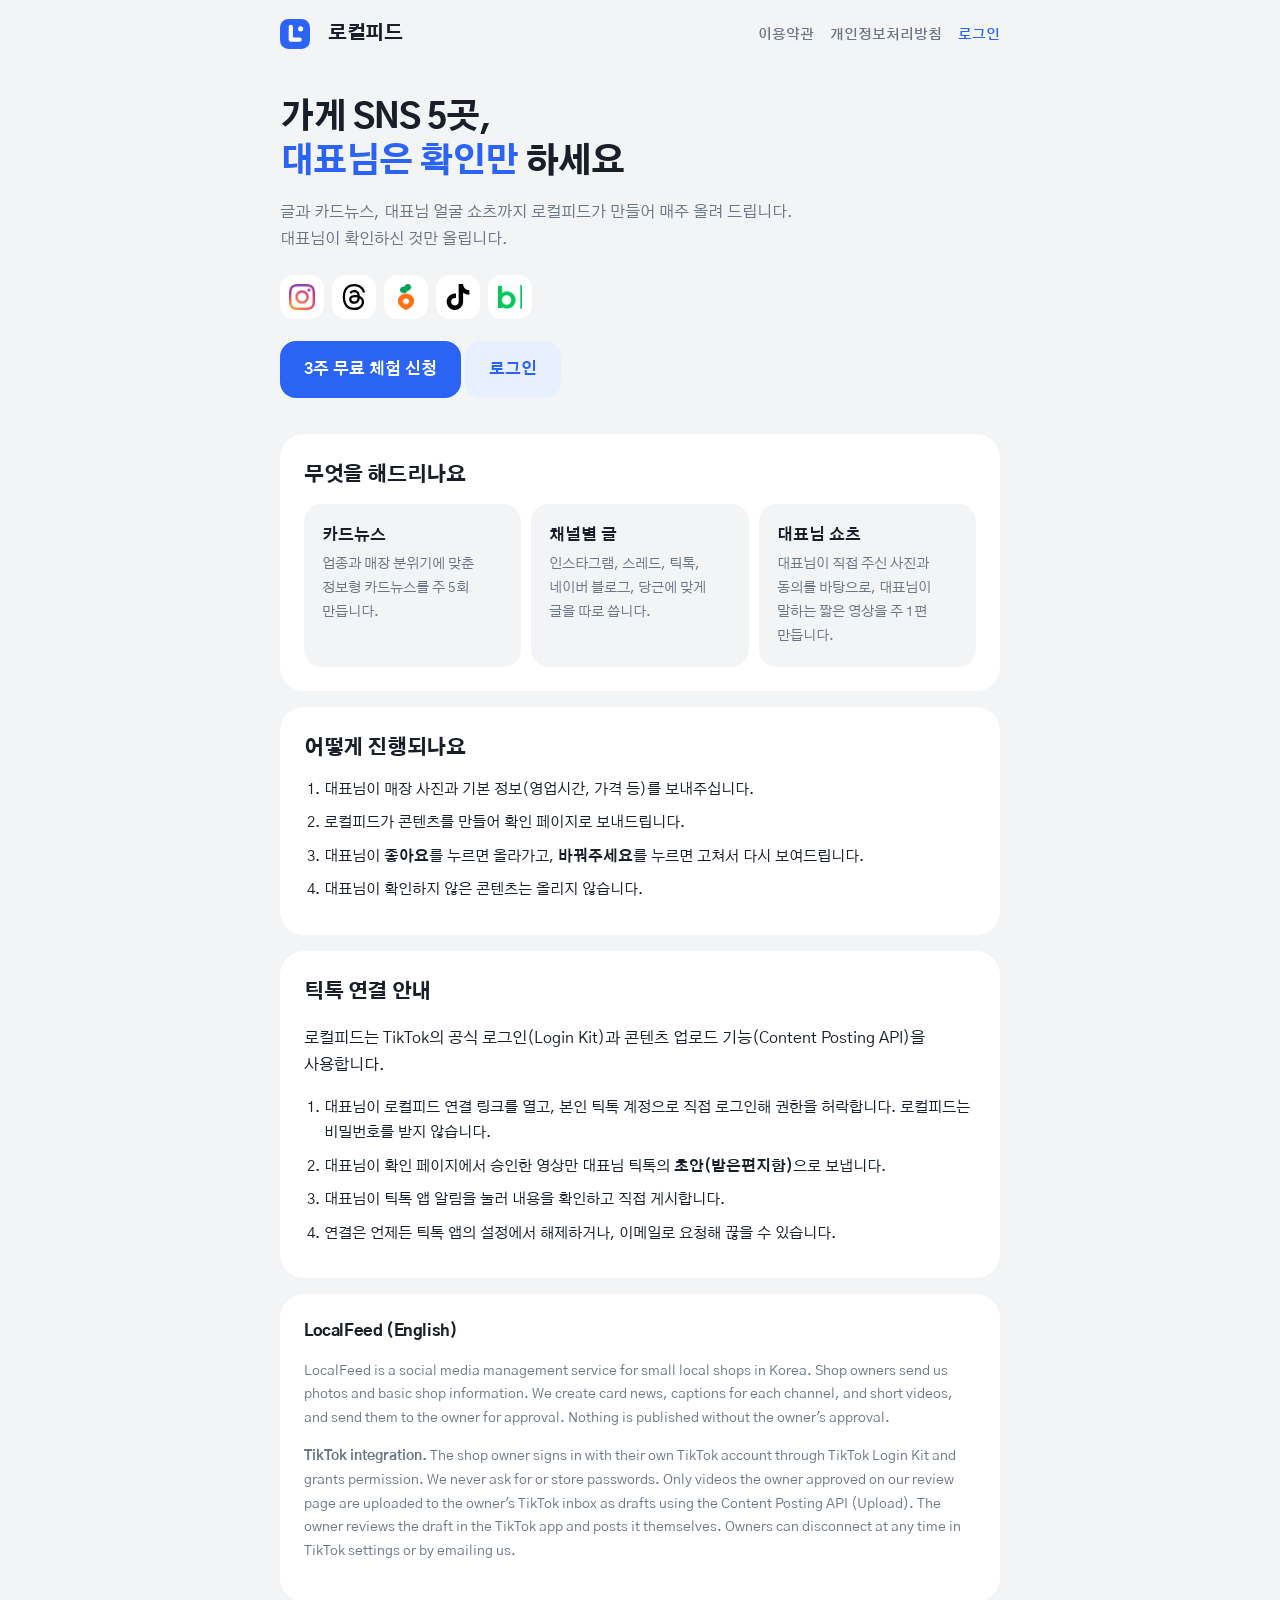
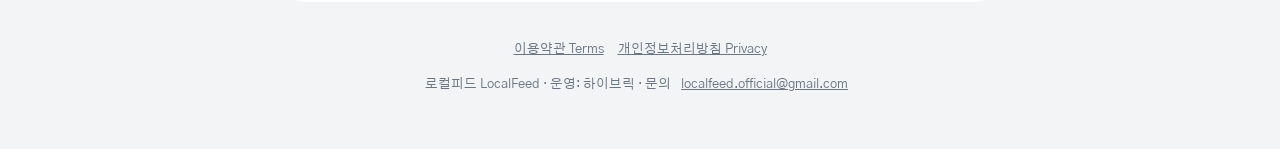
<file: index.html>
<!DOCTYPE html>
<html lang="ko">
<head>
<meta charset="utf-8">
<meta name="viewport" content="width=device-width,initial-scale=1">
<title>로컬피드 LocalFeed · 동네 매장 SNS 운영 대행</title>
<meta name="description" content="사진만 보내주시면 인스타그램, 릴스, 스레드, 틱톡, 블로그, 당근까지 대표님 확인 후 올려드립니다.">
<link rel="icon" href="icons/logo.svg">
<link rel="stylesheet" href="style.css">
</head>
<body>
<header>
  <div class="wrap">
    <nav>
      <a class="logo" href="index.html">Local<b>Feed</b></a>
      <div class="links"><a href="terms.html">이용약관</a><a href="privacy.html">개인정보처리방침</a><a class="cta" href="start.html#login">로그인</a></div>
    </nav>
    <div class="hero">
      <h1>가게 SNS 5곳,<br><em>대표님은 확인만</em> 하세요</h1>
      <p>글과 카드뉴스, 대표님 얼굴 쇼츠까지 로컬피드가 만들어 매주 올려 드립니다. 대표님이 확인하신 것만 올립니다.</p>
      <div class="logos"><img src="icons/instagram.png" alt="인스타그램"><img src="icons/threads.svg" alt="스레드"><img src="icons/daangn.png" alt="당근"><img src="icons/tiktok.svg" alt="틱톡"><img src="icons/naver-blog.png" alt="네이버 블로그"></div>
      <a class="btn" href="start.html">3주 무료 체험 신청</a> <a class="btn ghost" href="start.html#login">로그인</a>
    </div>
  </div>
</header>

<main class="wrap">
  <section>
    <h2>무엇을 해드리나요</h2>
    <div class="cards">
      <div class="card"><h3>카드뉴스</h3><p>업종과 매장 분위기에 맞춘 정보형 카드뉴스를 주 5회 만듭니다.</p></div>
      <div class="card"><h3>채널별 글</h3><p>인스타그램, 스레드, 틱톡, 네이버 블로그, 당근에 맞게 글을 따로 씁니다.</p></div>
      <div class="card"><h3>대표님 쇼츠</h3><p>대표님이 직접 주신 사진과 동의를 바탕으로, 대표님이 말하는 짧은 영상을 주 1편 만듭니다.</p></div>
    </div>
  </section>

  <section>
    <h2>어떻게 진행되나요</h2>
    <ol class="steps">
      <li>대표님이 매장 사진과 기본 정보(영업시간, 가격 등)를 보내주십니다.</li>
      <li>로컬피드가 콘텐츠를 만들어 확인 페이지로 보내드립니다.</li>
      <li>대표님이 <b>좋아요</b>를 누르면 올라가고, <b>바꿔주세요</b>를 누르면 고쳐서 다시 보여드립니다.</li>
      <li>대표님이 확인하지 않은 콘텐츠는 올리지 않습니다.</li>
    </ol>
  </section>

  <section>
    <h2>틱톡 연결 안내</h2>
    <p>로컬피드는 TikTok의 공식 로그인(Login Kit)과 콘텐츠 업로드 기능(Content Posting API)을 사용합니다.</p>
    <ol class="steps">
      <li>대표님이 로컬피드 연결 링크를 열고, 본인 틱톡 계정으로 직접 로그인해 권한을 허락합니다. 로컬피드는 비밀번호를 받지 않습니다.</li>
      <li>대표님이 확인 페이지에서 승인한 영상만 대표님 틱톡의 <b>초안(받은편지함)</b>으로 보냅니다.</li>
      <li>대표님이 틱톡 앱 알림을 눌러 내용을 확인하고 직접 게시합니다.</li>
      <li>연결은 언제든 틱톡 앱의 설정에서 해제하거나, 이메일로 요청해 끊을 수 있습니다.</li>
    </ol>
  </section>

  <section class="en">
    <h2>LocalFeed (English)</h2>
    <p>LocalFeed is a social media management service for small local shops in Korea. Shop owners send us photos and basic shop information. We create card news, captions for each channel, and short videos, and send them to the owner for approval. Nothing is published without the owner's approval.</p>
    <p><b>TikTok integration.</b> The shop owner signs in with their own TikTok account through TikTok Login Kit and grants permission. We never ask for or store passwords. Only videos the owner approved on our review page are uploaded to the owner's TikTok inbox as drafts using the Content Posting API (Upload). The owner reviews the draft in the TikTok app and posts it themselves. Owners can disconnect at any time in TikTok settings or by emailing us.</p>
  </section>
</main>

<footer>
  <div class="wrap">
    <p><a href="terms.html">이용약관 Terms</a><a href="privacy.html">개인정보처리방침 Privacy</a></p>
    <p>로컬피드 LocalFeed · 운영: 하이브릭 · 문의 <a href="mailto:localfeed.official@gmail.com">localfeed.official@gmail.com</a></p>
  </div>
</footer>
</body>
</html>
</file>
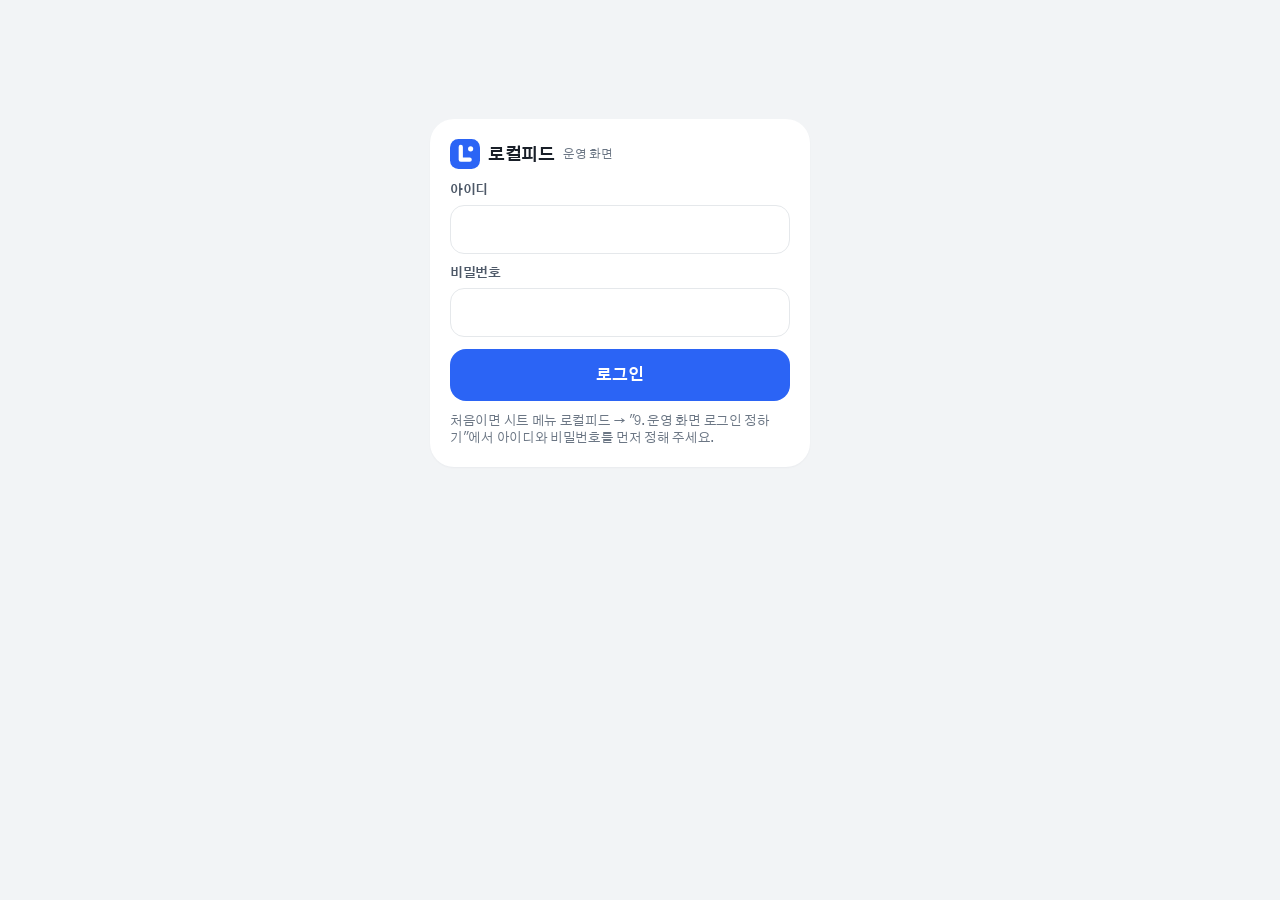
<file: admin.html>
<!DOCTYPE html>
<html lang="ko">
<head>
<meta charset="utf-8">
<meta name="viewport" content="width=device-width,initial-scale=1">
<meta name="robots" content="noindex">
<meta name="referrer" content="no-referrer">
<title>(새 화면 시안) 로컬피드 운영</title>
<link rel="icon" href="icons/logo.svg">
<link rel="stylesheet" href="a.css?v=1128e">
</head>
<body>
<div class="shell">
  <aside class="side">
    <div class="brand"><img src="icons/logo.svg" alt=""><div><b>로컬피드</b><span>운영 화면 · 하이브릭</span></div></div>
    <nav id="nav"></nav>
    <button class="btn sm gray" id="reload" style="margin-top:auto">새로고침</button>
  </aside>
  <main class="main">
    <div id="topbar" hidden><label>보는 범위 <select id="sf"></select></label><span id="tbnote"></span></div>
    <p class="msg" id="msg"></p>
    <div id="jobs" hidden></div>
    <div id="view"><div class="lfload"><img src="icons/logo.svg" alt=""><i></i><i></i><i></i></div></div>
  </main>
</div>
<script src="config.js"></script>
<script src="cards.js?v=1128m"></script>
<script>
(function(){
  var K=null;
  try{K=localStorage.getItem('lf_admin_s'); localStorage.removeItem('lf_admin');}catch(e){}
  if(location.search) history.replaceState(null,'',location.pathname);
  var $=function(id){return document.getElementById(id)}, D=null, tab='dash', cur=null;
  function esc(t){return String(t==null?'':t).replace(/[&<>"']/g,function(c){return{'&':'&amp;','<':'&lt;','>':'&gt;','"':'&quot;',"'":'&#39;'}[c]})}
  function say(t,good){var m=$('msg'); m.textContent=t||''; m.className=t?('msg banner'+(good?' good':'')):'msg'; if(t){ try{window.scrollTo({top:0,behavior:'smooth'});}catch(e){window.scrollTo(0,0);} }}
  function copy(t,btn){ (navigator.clipboard?navigator.clipboard.writeText(t):Promise.reject()).then(function(){var o=btn.textContent;btn.textContent='복사됨';setTimeout(function(){btn.textContent=o},1200);}).catch(function(){window.prompt('길게 눌러 복사하세요',t);}); }
  function cost(code){ var u=((D.usage||{}).month||{})[code]||0; return '약 '+Math.round(u*1450).toLocaleString()+'원'; }
  var BUSY={make:false,cards:false,bulk:false};
  // 글 만들기: 한 건마다 짧은 글 → 블로그 글 순서로 따로 요청한다. 메뉴를 옮겨도 계속 돈다.
  function makeTexts(rows){ if(BUSY.make) return; BUSY.make=true; var i=0, J=job('글 만들기 시작');
    function stop(msg){ BUSY.make=false; J.end(); render(); if(msg) say(msg); }
    (function next(){ if(i>=rows.length) return stop('');
      J.set('글 만드는 중 '+(i+1)+'/'+rows.length+' · 다른 메뉴를 봐도 계속 돼요');
      _api({action:'admin_make_one',k:K,row:rows[i]}).then(function(r){ if(!r.ok) throw new Error(r.error); D=norm(r); render();
        var need=D.works.filter(function(c){return !c.text['블로그 글'];}).map(function(c){return c.id;});
        return (function blog(n){ if(n>=need.length) return null; J.set('블로그 글 쓰는 중 '+(i+1)+'/'+rows.length);
          return _api({action:'admin_make_blog',k:K,id:need[n]}).then(function(r2){ if(r2.ok){ D=norm(r2); render(); } return blog(n+1); }); })(0);
      }).then(function(){ i++; next(); }).catch(function(e){ stop((i+1)+'번째에서 멈췄어요: '+e.message+' (이미 만든 것은 남아 있어요. 다시 누르면 남은 것부터 만듭니다)'); }); })(); }
  var OPT={}, TTERR='', REPOST='', TTPV={};
  // 틱톡 장면 미리보기: 작은 그림으로 바꿔서 기억해 둔다
  function fillTT(){ [].forEach.call(document.querySelectorAll('[data-ttpv]'),function(el){ if(el.dataset.busy) return; el.dataset.busy='1'; var c=D.works.filter(function(x){return x.id===el.dataset.ttpv})[0]; if(!c) return; var st=D.stores.filter(function(x){return x.code===c.store})[0]||{}, t=c.text['틱톡 제목·설명']||'';
      try{ var U=lfCards.ttFrames(t,{name:st.name||'',color:st.color||''}).map(function(cv){ var s=document.createElement('canvas'); s.height=480; s.width=270; s.getContext('2d').drawImage(cv,0,0,270,480); return s.toDataURL('image/jpeg',0.82); }); TTPV[c.id+'|'+t.length]=U; el.innerHTML=U.map(function(u){return '<img src="'+u+'" alt="" style="height:240px">';}).join(''); }catch(e){} }); }
  // 그림·영상 만들기. only 를 주면 그 부분만 다시 만든다: {cards:인스타·스레드 카드, blog:블로그 그림, dg:당근 배너, tt:틱톡 영상}
  function makeCards(ids,only){ if(!ids.length||BUSY.cards) return; BUSY.cards=true; var all=!only; only=only||{cards:1,blog:1,dg:1,tt:1}; var i=0, last=null, J=job('그리기 시작');
    function b64(cv){ return cv.toDataURL('image/jpeg',0.9).split(',')[1]; }
    function done(msg){ BUSY.cards=false; J.end(); if(last) D=last; render(); if(msg) say(msg); else if(TTERR){ say('틱톡용 영상은 만들지 못했어요: '+TTERR); TTERR=''; } else if(!all) say('다시 만들었어요.',true); }
    (function next(){ if(i>=ids.length) return done();
      var c=D.works.filter(function(x){return x.id===ids[i]})[0], st=c&&D.stores.filter(function(x){return x.code===c.store})[0]||{};
      if(!c){ i++; return next(); }
      var tag=' '+(i+1)+'/'+ids.length, urls=c.media.slice(), bu=(c.blogMedia||[]).slice(), dgu=c.dgMedia||'', L=null;
      var ttOn=(D.ttStores||'').split(/[\s,]+/).indexOf(c.store)>=0&&lfCards.video;
      var TL=[]; 
      J.set('사진 받는 중'+tag);
      // 표지에 깔 사진: 이 콘텐츠의 소재 이미지가 먼저, 없으면 매장이 보낸 사진을 차례로 돌려 쓴다
      _api({action:'admin_art',k:K,id:c.id}).then(function(a){ if(!a.ok) return {};
        var ord=Math.max(1,parseInt(c.order,10)||1), src=a.art[0]||(a.photos.length?a.photos[(ord-1)%a.photos.length]:''), src2=a.art[1]||(a.photos.length>1?a.photos[ord%a.photos.length]:'');
        var get=function(s){ if(!s) return Promise.resolve(null); return _api({action:'admin_art_data',k:K,id:c.id,src:s}).then(function(r){ return r.ok?lfCards.load(r.mime,r.data):null; }).catch(function(){return null;}); };
        return get(src).then(function(c1){ return get(src2).then(function(c2){ return {cover:c1,last:c2}; }); });
      }).catch(function(){ return {}; }).then(function(pic){ return (lfCards.logos?lfCards.logos('icons/'):Promise.resolve(null)).then(function(LG){ pic.logos=LG; return pic; }); }).then(function(pic){
        OPT={credit:!(st.plan&&st.plan.status==='유료')||/로컬피드/.test(st.name||''),logos:pic.logos,name:st.name||'',color:st.color||'',insta:st.insta||st.igName||'',kicker:st.industry||'',cover:pic.cover||null,last:pic.last||null};
        try{ TL=lfCards.ttFrames?lfCards.ttFrames(c.text['틱톡 제목·설명'],{name:st.name||'',color:st.color||'',cover:OPT.cover||null}):[]; }catch(e){ TL=[]; }
        // 카드는 인스타·스레드용으로 다시 만들 때, 또는 틱톡 대본이 없어 카드로 영상을 만들 때만 그린다
        var need=only.cards||(only.tt&&ttOn&&!TL.length);
        return need?(J.set('카드 그리는 중'+tag), lfCards.render(c.pages,OPT)):null;
      }).then(function(cards){ L=cards; if(!only.cards||!L) return; urls=[]; var n=0;
        return (function up(){ if(n>=L.length) return; J.set('카드 올리는 중'+tag+' · '+(n+1)+'/'+L.length+'장'); return _api({action:'admin_card',k:K,id:c.id,n:n+1,data:b64(L[n])}).then(function(r){ if(!r.ok) throw new Error(r.error); urls.push(r.url); n++; return up(); }); })();
      }).then(function(){ if(!only.blog) return; var B=[]; try{ OPT.title=c.title; OPT.blogText=c.text['블로그 글']||''; B=lfCards.blog?lfCards.blog(c.pages,OPT):[]; }catch(e){ B=[]; } if(!B.length) return; bu=[]; var bn=0;
        return (function upb(){ if(bn>=B.length) return; J.set('블로그 그림 올리는 중'+tag+' · '+(bn+1)+'/'+B.length+'장'); return _api({action:'admin_card',k:K,id:c.id,n:'b'+bn,data:b64(B[bn])}).then(function(r){ if(!r.ok) throw new Error(r.error); bu.push(r.url); bn++; return upb(); }); })();
      }).then(function(){ if(!only.dg||!c.text['당근 글']||!lfCards.daangn) return; var P=lfCards.daangn(c.text['당근 글'],c.title), cvd; J.set('당근 배너 올리는 중'+tag);
        try{ cvd=lfCards.daangnBanner(P,{name:st.name||'',color:st.color||'',kicker:st.industry||'',dong:st.online?'':(st.dong||''),cover:OPT.cover||null}); }catch(e){ return; }
        return _api({action:'admin_card',k:K,id:c.id,n:'d0',data:b64(cvd)}).then(function(r){ if(r.ok) dgu=r.url; },function(){});
      }).then(function(){ if(!only.tt||!ttOn) return; var src=TL.length?TL:L; if(!src||!src.length) return; J.set('틱톡용 영상 만드는 중'+tag);   // 틱톡 글에 장면 대본이 있으면 틱톡 전용 영상으로, 없으면 카드로
        return lfCards.video(src,{color:st.color||''}).then(function(bl){ return new Promise(function(ok,no){ var fr=new FileReader(); fr.onload=function(){ ok(String(fr.result).split(',')[1]); }; fr.onerror=no; fr.readAsDataURL(bl); }); })
          .then(function(b){ J.set('틱톡용 영상 올리는 중'+tag); return _api({action:'admin_card',k:K,id:c.id,n:'v',data:b}); }).then(function(r){ if(!r.ok) throw new Error(r.error); }).catch(function(e){ TTERR=e.message; });
      }).then(function(){ return _api({action:'admin_content',k:K,id:c.id,what:'edit',ch:'이미지 폴더',value:'게시용: '+urls.join(', ')+(bu.length?'\n블로그용: '+bu.join(', '):'')+(dgu?'\n당근용: '+dgu:'')});
      }).then(function(r){ if(!r.ok) throw new Error(r.error); last=norm(r); D=last; i++; next(); }).catch(function(e){ done('만들기가 멈췄어요: '+e.message); }); })(); }
  var JOBS={}, jn=0;
  function qleft(){ var q=D&&D.jobs; return q?(q.wait+q.run):0; }
  function drawJobs(){ var el=$('jobs'), k=Object.keys(JOBS), n=qleft(); el.hidden=!k.length&&!n; el.innerHTML=k.map(function(i){return '<div><i></i>'+esc(JOBS[i])+'</div>';}).join('')+(n?'<div><i></i>서버에서 작업 중 · 남은 '+n+'건'+(D.jobs.now?' · 지금 '+esc(D.jobs.now):'')+' · 창을 닫아도 계속돼요</div>':''); }
  // 서버 줄에 작업이 남아 있으면 20초마다 조용히 새로 읽는다
  var QT=null, QWAS=0;
  function qwatch(){ var n=qleft(); if(QWAS&&!n){ var f=(D.jobs.fail||[]).length; say(f?'맡긴 작업이 끝났어요. '+f+'건은 실패했어요. 대시보드에서 이유를 볼 수 있어요.':'맡긴 작업이 모두 끝났어요.',!f); } QWAS=n;
    if(n&&!QT) QT=setInterval(function(){ if(!K||!qleft()){ clearInterval(QT); QT=null; return; } if(document.querySelector('textarea:focus,input:focus')) return;
      _api({action:'admin_state',k:K}).then(function(r){ if(r.ok){ D=norm(r); render(); } }); },20000); }
  var SHT=null, CAPV={}, BGMSEL={}, BGMVOL={}, BGMS=[['pop','배경음악: 신나는 팝'],['lofi','배경음악: 가벼운 하우스'],['guitar','배경음악: 기타·박수'],['','배경음악 없음']], BGMURL={pop:'https://d8j0ntlcm91z4.cloudfront.net/user_3HMG7NwHVDNp5QwWEFS4eKzc3Dg/hf_20261128_021027_796581a1-49e3-477f-b80b-1dcbf5badfe2.mp3',lofi:'https://d8j0ntlcm91z4.cloudfront.net/user_3HMG7NwHVDNp5QwWEFS4eKzc3Dg/hf_20261128_021027_d3117deb-b34a-411e-b875-9b98216d646d.mp3',guitar:'https://d8j0ntlcm91z4.cloudfront.net/user_3HMG7NwHVDNp5QwWEFS4eKzc3Dg/hf_20261128_021027_10c13e70-ab2b-4611-bac7-7022ec42070b.mp3'};
  function b64buf(b){ var s=atob(b), a=new Uint8Array(s.length); for(var i=0;i<s.length;i++) a[i]=s.charCodeAt(i); return a.buffer; }
  function bufb64(buf){ var a=new Uint8Array(buf), s=''; for(var i=0;i<a.length;i+=0x8000) s+=String.fromCharCode.apply(null,a.subarray(i,i+0x8000)); return btoa(s); }
  function shwatch(){ var run=(D&&D.shorts||[]).filter(function(x){return x.run;}), wr=Object.keys(D&&D.presenters||{}).filter(function(c){ var t=D.presenters[c].state; return t==='cands_wait'||t==='train'; }); if((!run.length&&!wr.length)||SHT||!K) return;
    SHT=setTimeout(function(){ SHT=null; if(!K) return; if(document.querySelector('textarea:focus,input:focus')) return shwatch();
      var was={}; run.forEach(function(x){was[x.id]=x.stage+'|'+x.pics;});
      var ws={}; wr.forEach(function(c){ws[c]=D.presenters[c].state;});
      wr.reduce(function(p,c){ return p.then(function(){ return _api({action:'admin_shorts',k:K,what:'who_check',store:c}).then(function(r){ if(r.ok) D=norm(r); }); }); },Promise.resolve()).then(function(){ return run.reduce(function(p,x){ return p.then(function(){ return _api({action:'admin_shorts',k:K,what:'check',id:x.id}).then(function(r){ if(r.ok) D=norm(r); }); }); },Promise.resolve()); }).then(function(){
        wr.forEach(function(c){ var t=((D.presenters||{})[c]||{}).state; if(t!==ws[c]) say(t==='cands'?'출연자 후보가 나왔어요. 골라 주세요.':t==='ready'?'출연자가 정해졌어요. 이제 장면 그림을 만들 수 있어요.':'출연자: '+(((D.presenters||{})[c]||{}).err||'다시 해 주세요.'),t==='cands'||t==='ready'); });
        (D.shorts||[]).forEach(function(x){ if(was[x.id]&&!x.run){ if(x.stage==='완성') say('쇼츠 영상이 완성됐어요.',true); else if(x.memo) say('쇼츠: '+x.memo); else say('장면 그림이 나왔어요.',true); } });
        render(); }).catch(function(){ shwatch(); }); },12000); }
  function queue(kind,items,label){ return _api({action:'admin_queue',what:'add',kind:kind,items:items,k:K}).then(function(r){ if(!r.ok) throw new Error(r.error); D=norm(r); render(); say(label+' '+items.length+'건을 서버에 맡겼어요. 창을 닫아도 계속되고, 끝나면 대시보드 할 일이 바뀌어요.',true); }).catch(function(e){ if(/^LOGIN/.test(e.message)) return logout(true); say(e.message); }); }
  function queueBox(){ var q=D.jobs||{}, f=q.fail||[], n=qleft(); if(!n&&!f.length) return '';
    return '<div class="box"><h2>서버에 맡긴 작업</h2>'+(n?'<div class="line"><div class="g"><b>남은 '+n+'건'+(q.now?' · 지금 '+esc(q.now):'')+'</b><small>한 건에 1~2분쯤 걸려요. 이 창을 닫아도 계속됩니다. 카드 그리기는 여기 포함되지 않아요.</small></div>'+(q.wait?'<button class="btn sm gray" data-q="cancel">아직 시작 안 한 '+q.wait+'건 취소</button>':'')+'</div>':'')+
      f.map(function(x){return '<div class="line"><div class="g"><b style="color:var(--bad)">실패 · '+esc(x.name)+' · '+esc(x.kind)+'</b><small>'+esc(x.msg)+'</small></div></div>';}).join('')+
      (f.length||q.done?'<div style="margin-top:10px"><button class="link" data-q="clear">끝난 기록 지우기</button></div>':'')+'</div>'; }
  function job(label){ var id=++jn; JOBS[id]=label; drawJobs(); return { set:function(t){ if(JOBS[id]!==undefined){JOBS[id]=t;drawJobs();} }, end:function(){ delete JOBS[id]; drawJobs(); } }; }
  window.addEventListener('beforeunload',function(e){ if(Object.keys(JOBS).length){ e.preventDefault(); e.returnValue=''; } });
  function call(body,btn){ say(''); var j=null; if(btn){ j=job((btn.dataset.job||btn.textContent.trim())+' · 처리 중'); btn.disabled=true;btn.dataset.t=btn.textContent;btn.textContent='처리 중…';} body.k=K;
    return lfApi(body).then(function(r){ if(j) j.end(); if(!r.ok) throw new Error(r.error); D=r; render(); }, function(e){ if(j) j.end(); throw e; }).catch(function(e){ if(/^LOGIN/.test(e.message)){ logout(true); return; } say(e.message); if(btn){btn.disabled=false;btn.textContent=btn.dataset.t;} }); }
  function logout(silent){ var k=K; K=null; D=null; try{localStorage.removeItem('lf_admin_s');}catch(e){} if(k&&!silent) _api({action:'admin_logout',k:k}); login(silent?'로그인이 풀렸어요. 다시 로그인해 주세요.':''); }
  function login(m){
    document.querySelector('.side').hidden=true;
    $('view').innerHTML='<div class="card" style="max-width:380px;margin:8vh auto 0"><div class="brand" style="padding:0 0 14px"><img src="icons/logo.svg" alt=""><b>로컬피드</b><span>운영 화면</span></div><form id="lf"><label class="fld"><span>아이디</span><input class="in" id="aid" autocomplete="username" autocapitalize="off"></label><label class="fld"><span>비밀번호</span><input class="in" id="apw" type="password" autocomplete="current-password"></label><button class="btn" id="ago">로그인</button></form><small style="display:block;margin-top:12px;color:var(--s)">처음이면 시트 메뉴 로컬피드 → "9. 운영 화면 로그인 정하기"에서 아이디와 비밀번호를 먼저 정해 주세요.</small></div>';
    say(m||'');
    $('lf').onsubmit=function(ev){ ev.preventDefault(); var b=$('ago'); b.disabled=true; b.textContent='확인 중…'; say('');
      _api({action:'admin_login',id:$('aid').value.trim(),pw:$('apw').value}).then(function(r){ if(!r.ok) throw new Error(r.error); K=r.k; try{localStorage.setItem('lf_admin_s',K);}catch(e){} document.querySelector('.side').hidden=false; $('view').innerHTML='<div class="lfload"><img src="icons/logo.svg" alt=""><i></i><i></i><i></i></div>'; return call({action:'admin_state'}); })
      .catch(function(e){ say(e.message); b.disabled=false; b.textContent='로그인'; }); };
  }
  function ico(p){return '<svg width="19" height="19" viewBox="0 0 24 24" fill="none" stroke="currentColor" stroke-width="1.8" stroke-linecap="round" stroke-linejoin="round">'+p+'</svg>';}
  var NAV=[['dash','대시보드','<path d="M3 11l9-7 9 7v9a1 1 0 0 1-1 1h-5v-6H9v6H4a1 1 0 0 1-1-1z"/>'],['stores','매장','<path d="M4 10v10h16V10M3 10l2-6h14l2 6a3 3 0 0 1-6 0 3 3 0 0 1-6 0 3 3 0 0 1-6 0z"/>'],['week','이번 주 일정','<rect x="3" y="5" width="18" height="16" rx="3"/><path d="M3 10h18M8 3v4M16 3v4"/>'],['pubs','발행 기록','<path d="M4 12l16-8-6 16-3-6z"/>'],['set','연결 · 설정','<path d="M4 7h10M18 7h2M4 17h2M10 17h10"/><circle cx="16" cy="7" r="2"/><circle cx="8" cy="17" r="2"/>']];
  var KEYS=['place','intro','photos','voice','blog','daangn','igbiz','ig','th','tt'];
  var KNAME={place:'매장 정보',intro:'가게 소개',photos:'사진·얼굴',voice:'목소리',blog:'블로그 주소',daangn:'당근',igbiz:'인스타 비즈니스 전환',ig:'인스타 연결',th:'스레드 연결',tt:'틱톡 연결'};
  function ok(v){return v==='done'||v==='later'||v==='skip';}
  function nDone(s){return KEYS.filter(function(k){return ok(s.steps[k])}).length;}
  function chip(state,doneText){ return state==='done'?'<span class="chip ok">'+esc(doneText||'완료')+'</span>':state==='sent'?'<span class="chip warn">수락 필요</span>':state==='later'?'<span class="chip warn">나중에</span>':state==='skip'?'<span class="chip">안 씀</span>':'<span class="chip">대기</span>'; }
  function logo(f){return '<div class="tile logo"><img src="icons/'+f+'" alt=""></div>';}
  function md(x){var p=String(x||'').split('-');return p.length===3?(+p[1])+'-'+(+p[2]):'';}
  function plan(s){
    var p=s.plan||{status:'시작 전'}, b=function(what,t,cls){return ' <button class="btn sm '+(cls||'gray')+'" style="padding:6px 9px;font-size:12px;display:inline-flex" data-done="'+what+'" data-store="'+esc(s.code)+'">'+t+'</button>';};
    if(p.status==='시작 전') return '<span class="chip">시작 전</span>'+b('trial_start','체험 시작','sec');
    if(p.status==='무료 체험') return '<span class="chip '+(p.over?'bad':p.left<=3?'warn':'soft')+'">무료 '+(p.over?'끝남':'D-'+p.left)+'</span> <small style="display:inline">'+md(p.trialEnd)+'까지</small>'+b('paid','입금 확인');
    if(p.status==='유료') return '<span class="chip '+(p.over?'bad':'ok')+'">유료'+(p.fee?' '+esc(p.fee):'')+'</span> <small style="display:inline">다음 결제 '+md(p.nextPay)+'</small>'+b('paid','입금 확인')+b('stop','중지');
    return '<span class="chip bad">중지</span>'+b('paid','입금 확인');
  }
  function payMsg(t){ return '[로컬피드] '+t.name+' 대표님, '+(t.kind==='trial'?'무료 체험이 ':'이번 달 이용 기간이 ')+md(t.end).replace('-','월 ')+'일에 끝납니다. 계속 이용하시려면'+(t.fee?' 월 '+t.fee+'을':'')+' 입금 후 알려 주세요. 감사합니다.'; }
  function research(s){
    if(s.refRunning) return '<span class="chip soft">조사 중</span>';
    if(s.research) return '<span class="chip '+(s.refs?'ok':'warn')+'">'+(s.refs?'레퍼런스 '+s.refs+'건':'결과 대기')+'</span>';
    return s.steps.intro==='done'?'<span class="chip warn">조사 시작 전</span>':'<span class="chip">가게 소개 대기</span>';
  }
  function stage(s){ // 지금 어느 단계인지 한 단어로
    var n=nDone(s); if(n<KEYS.length) return ['시작하기 '+n+'/'+KEYS.length,'soft'];
    if(!s.research) return ['조사 시작 전','warn']; if(s.refRunning) return ['조사 중','soft'];
    var c=D.contents.filter(function(x){return x.store===s.code}).length; if(!c) return ['기획 만들 차례','warn'];
    return ['콘텐츠 '+c+'개','ok'];
  }
  var FIL='', OPENG={}, SEL={}, Q='', ONLY=false, STAB='todo', REFS={}, editP=null;
  var PK=[['인스타 이름',30,'인스타 → 프로필 편집 → 이름'],['인스타 소개',150,'인스타 → 프로필 편집 → 소개'],['스레드 소개',150,'스레드 → 프로필 편집 → 소개'],['틱톡 이름',30,'틱톡 → 프로필 편집 → 이름'],['틱톡 소개',80,'틱톡 → 프로필 편집 → 소개'],['당근 소개',200,'당근비즈니스 → 비즈프로필 → 소개'],['당근 단골 혜택',40,'당근비즈니스 → 비즈프로필 → 업체 정보 → 단골 혜택'],['블로그 소개',200,'네이버 블로그 → 관리 → 블로그 정보 → 소개글']];
  // 이번 주 일정: 날짜별로 어느 매장의 무엇이 올라가는지
  function refsHtml(s){ var R=REFS[s.code];
    if(!R) return '<div class="box"><h2>레퍼런스</h2><div class="lfload sm"><i></i><i></i><i></i></div></div>';
    var head='<div class="hd" style="margin:0 0 8px"><div><h2 style="margin:0">'+esc(R.industry||'')+' 업종에서 모은 글 '+R.refs.length+'건</h2><small>반응이 평소보다 컸던 순서예요. 기획은 이 글들의 제목 구조만 참고해요. '+esc(s.research||'')+'</small></div><div class="acts">'+(s.steps.intro==='done'&&!s.refRunning?'<button class="btn sm gray" data-done="research" data-store="'+esc(s.code)+'">'+(s.research?'다시 조사':'조사 시작')+'</button>':'')+'</div></div>';
    return '<div class="box">'+head+(R.refs.length?'<table class="tbl"><thead><tr><th>채널</th><th>첫 문구</th><th>반응</th><th></th></tr></thead><tbody>'+R.refs.map(function(r){return '<tr><td style="white-space:nowrap"><b>'+esc(r.ch)+'</b><small>'+esc(r.form)+'</small></td><td>'+esc(r.hook)+(r.sum?'<small>'+esc(r.sum)+'</small>':'')+'</td><td style="white-space:nowrap">'+(r.x?'<span class="chip '+(+r.x>=5?'ok':'')+'">평소의 '+esc(r.x)+'배</span>':'')+(r.views?'<small>조회 '+esc(Number(r.views).toLocaleString())+'</small>':'')+'</td><td>'+(/^https:\/\//.test(r.url)?'<a class="link" target="_blank" rel="noopener noreferrer" href="'+esc(r.url)+'">열기</a>':'')+'</td></tr>';}).join('')+'</tbody></table>':'<p class="empty">아직 모은 글이 없습니다. 조사 시작을 눌러 주세요.</p>')+'</div>'; }
  var PIDX={};
  function profImg(s){ var u=(s.profile||{})['프로필 이미지']||'', own=/로컬피드/.test(s.name||''), ph=(s.files&&s.files.store)||0;
    return '<div class="wt"><div class="wh"><b>프로필 이미지</b><span></span></div><div style="display:flex;gap:16px;align-items:center;flex-wrap:wrap">'+
      (u?'<a href="'+esc(u)+'" target="_blank" rel="noopener"><img src="'+esc(u)+'" alt="" style="width:120px;height:120px;border-radius:50%;object-fit:cover;border:1px solid var(--line,#E5E8EB)"></a>':'<div style="width:120px;height:120px;border-radius:50%;background:#F2F4F6;display:grid;place-items:center;color:var(--s);font-size:13px">아직 없음</div>')+
      '<div class="acts">'+(own?'<button class="btn sm" data-pimg="logo" data-store="'+esc(s.code)+'">로고로 만들기</button>':'')+'<button class="btn sm'+(own?' gray':'')+'" data-pimg="mark" data-store="'+esc(s.code)+'">가게 이름으로 만들기</button>'+(ph?'<button class="btn sm gray" data-pimg="photo" data-store="'+esc(s.code)+'">매장 사진으로 만들기'+(PIDX[s.code]?' (다음 사진)':'')+'</button>':'')+'</div></div>'+
      '<small>채널들이 동그랗게 잘라 보여 줘요. 인스타·스레드·틱톡·당근에 같은 이미지를 쓰면 한 가게로 보입니다. 문구를 매장에 보내면 이미지도 같이 보여요.</small></div>'; }
  function makePimg(code,kind,b){ var s=D.stores.filter(function(x){return x.code===code;})[0]; if(!s||BUSY.pimg) return; BUSY.pimg=true; var J=job('프로필 이미지 만드는 중'); b.disabled=true;
    var src=Promise.resolve({});
    if(kind==='logo') src=lfCards.logos('icons/').then(function(L){ if(!L['logo.svg']) throw new Error('로고 파일을 읽지 못했어요.'); return {logo:L['logo.svg']}; });
    if(kind==='photo') src=_api({action:'admin_profile',k:K,store:code,what:'photos'}).then(function(r){ if(!r.ok) throw new Error(r.error); if(!r.photos.length) throw new Error('매장 사진이 없어요.'); var n=PIDX[code]||0; PIDX[code]=n+1;
      return _api({action:'admin_profile',k:K,store:code,what:'photo',key:r.photos[n%r.photos.length]}); }).then(function(r){ if(!r.ok) throw new Error(r.error); return lfCards.load(r.mime,r.data); }).then(function(im){ return {photo:im}; });
    src.then(function(o){ o.name=s.name; o.color=s.color||''; return lfCards.profile(o); })
      .then(function(cv){ return _api({action:'admin_profile',k:K,store:code,what:'image',value:cv.toDataURL('image/jpeg',0.92).split(',')[1]}); })
      .then(function(r){ if(!r.ok) throw new Error(r.error); D=norm(r); BUSY.pimg=false; J.end(); render(); say('프로필 이미지를 만들었어요.',true); })
      .catch(function(e){ BUSY.pimg=false; J.end(); render(); if(/^LOGIN/.test(e.message)) return logout(true); say('프로필 이미지: '+e.message); }); }
  function profHtml(s){ var P=s.profile||{}, has=!!P['인스타 소개'];
    return '<div class="box"><div class="hd" style="margin:0 0 8px"><div><h2 style="margin:0">채널 프로필 문구 '+(s.profileSent?'<span class="chip ok">매장에 보냄</span>':has?'<span class="chip">아직 안 보냄</span>':'')+'</h2><small>매장 대표님이 각 채널 프로필에 그대로 붙여 넣을 문구예요. 글자 수 한도에 맞춰 써요.</small></div><div class="acts"><button class="btn sm '+(has?'gray':'')+'" data-prof="make" data-store="'+esc(s.code)+'">'+(has?'다시 만들기':'프로필 문구 만들기')+'</button>'+(has?(s.profileSent?'<button class="btn sm gray" data-prof="hold" data-store="'+esc(s.code)+'">보낸 것 거두기</button>':'<button class="btn sm" data-prof="send" data-store="'+esc(s.code)+'">매장에 보내기</button>'):'')+'</div></div>'+
      profImg(s)+
      (has?PK.map(function(x){ var v=P[x[0]]||'', over=v.length>x[1], k=s.code+'|'+x[0];
        return '<div class="wt"><div class="wh"><b>'+x[0]+' <span class="chip '+(over?'bad':'')+'" style="margin-left:6px">'+v.length+' / '+x[1]+'자</span></b><span><button class="link" data-pedit="'+esc(k)+'">고치기</button></span></div>'+(editP===k?'<textarea class="in" id="pT" style="min-height:110px">'+esc(v)+'</textarea><div class="acts" style="margin-top:6px"><button class="btn sm" data-psave="'+esc(k)+'">저장</button><button class="btn sm gray" data-pedit="">취소</button></div>':'<p>'+esc(v||'(없음)')+'</p>')+'<small>붙이는 곳: '+x[2]+'</small></div>'; }).join(''):'<p class="empty">가게 소개가 있으면 버튼 한 번으로 만들 수 있어요.</p>')+'</div>'; }

  function F(list){ return FIL?list.filter(function(x){return x.store===FIL;}):list; }
  var GROUPS=[['pubfail','게시 실패','다시 올리기'],['new','가입 신청 받기',''],['tester','테스터 등록',''],['daangn','당근 초대 수락',''],['research','조사 시작','모두 시작'],['profile','프로필 문구 만들기','모두 만들기'],['profile_send','프로필 문구 읽고 보내기',''],['plan_make','기획 만들기','모두 만들기'],['plan_send','기획 읽고 매장에 보내기','읽지 않고 모두 보내기'],['planfix','기획 수정 요청',''],['produce','글 만들기','모두 만들기'],['cards','카드 만들기','모두 그리기'],['work_send','완성본 읽고 매장에 보내기',''],['workfix','완성본 수정 요청',''],['plan_wait','기획 확인 기다림','안내 문구 모두 복사'],['work_wait','완성본 확인 기다림','안내 문구 모두 복사'],['trial','체험 종료 임박',''],['pay','결제 확인','']];
  function groupsHtml(){
    var T=F(D.todos); if(!T.length) return '<p class="empty">지금 할 일이 없습니다.</p>';
    var few=T.length<=4;
    return GROUPS.map(function(g){ var L=T.filter(function(t){return t.kind===g[0];}); if(!L.length) return '';
      var stores={}; L.forEach(function(t){stores[t.store]=1;}); var n=Object.keys(stores).length, open=few||OPENG[g[0]];
      var bulk='';
      if(g[2]&&(L.length>1||g[0]==='produce'||g[0]==='cards')){
        if(g[0]==='produce') bulk='<button class="btn sm" data-make="'+esc(L.reduce(function(r,t){return r.concat(t.rows||[]);},[]).join(','))+'">'+g[2]+'</button>';
        else if(g[0]==='cards') bulk='<button class="btn sm" data-cards="'+esc(L.reduce(function(r,t){return r.concat(t.ids||[]);},[]).join(','))+'">'+g[2]+'</button>';
        else if(/_wait$/.test(g[0])) bulk='<button class="btn sm gray" data-copy="'+esc(L.map(function(t){return '[로컬피드] '+t.name+' 대표님, 확인하실 내용이 준비됐어요. 좋아요만 눌러 주시면 돼요. https://localfeed.co.kr/start.html';}).join('\n\n'))+'">'+g[2]+'</button>';
        else bulk='<button class="btn sm'+(g[0]==='plan_send'?' gray':'')+'" data-bulk="'+g[0]+'">'+g[2]+'</button>';
      }
      return '<div class="grp"><div class="gh"><button class="gt" data-grp="'+g[0]+'"><b>'+g[1]+'</b><span class="chip '+(/_wait$|trial|pay/.test(g[0])?'warn':/fail|fix/.test(g[0])?'bad':'soft')+'">'+n+'곳'+(L.length>n?' · '+L.length+'건':'')+'</span><em>'+(open?'접기':'펼치기')+'</em></button><div class="acts">'+bulk+'</div></div>'+(open?'<div class="gb">'+todoHtml(L)+'</div>':'')+'</div>'; }).join('');
  }
  function todoHtml(list){ list=list||D.todos; var inStore=tab==='store';
    return list.length?list.map(function(t){
      var go=/^profile/.test(t.kind)?'prof':/^plan/.test(t.kind)?'plan':/^(work|cards|produce|pubfail)/.test(t.kind)?'work':'';
      var open=inStore?(go?' <button class="btn sm gray" data-stab="'+go+'">'+(go==='plan'?'기획 열기':go==='prof'?'프로필 열기':'완성본 열기')+'</button>':''):' <button class="btn sm gray" data-open="'+esc(t.store)+'"'+(go?' data-go="'+go+'"':'')+'>매장 보기</button>';
      if(t.kind==='tester') return '<div class="alert">'+logo('instagram.png')+'<div class="g"><b>'+esc(t.name)+' · 인스타 비즈니스 전환 완료 → 테스터 등록</b><small>아이디 '+esc(t.igId)+' · '+esc(t.at)+'에 대표님이 눌렀어요 · Instagram 테스터와 Threads 테스터 둘 다 추가</small></div><div class="acts"><button class="btn sm gray" data-copy="'+esc(t.igId)+'">아이디 복사</button><a class="btn sm gray" target="_blank" rel="noopener" href="'+esc(D.roles)+'">Meta 역할 페이지 열기</a><button class="btn sm" data-done="tester" data-store="'+esc(t.store)+'">등록했어요</button></div></div>';
      if(t.kind==='profile') return '<div class="alert"><div class="tile" style="background:var(--soft);color:var(--b);font-weight:700;font-size:12px">프로필</div><div class="g"><b>'+esc(t.name)+' · 채널 프로필 문구를 만들 차례예요</b><small>인스타·스레드·틱톡·당근·블로그 소개를 글자 수에 맞춰 써요 · 30초쯤</small></div><div class="acts">'+(inStore?'':open)+'<button class="btn sm" data-prof="make" data-store="'+esc(t.store)+'">만들기</button></div></div>';
      if(t.kind==='profile_send') return '<div class="alert"><div class="tile" style="background:var(--soft);color:var(--b);font-weight:700;font-size:12px">프로필</div><div class="g"><b>'+esc(t.name)+' · 프로필 문구를 읽고 매장에 보내세요</b><small>글자 수와 사실을 확인한 뒤 보내요</small></div><div class="acts"><button class="btn sm" data-open="'+esc(t.store)+'" data-go="prof">프로필 읽기</button></div></div>';
      if(t.kind==='new') return '<div class="alert"><div class="tile" style="background:var(--soft);color:var(--b);font-weight:700;font-size:12px">신규</div><div class="g"><b>'+esc(t.name)+' · 가입 신청이 들어왔어요</b><small>'+esc([t.keys,t.phone,t.at].filter(Boolean).join(' · '))+' · 받기로 하면 "체험 시작"을 누르세요</small></div><div class="acts">'+open+'<button class="btn sm" data-done="trial_start" data-store="'+esc(t.store)+'">체험 시작</button></div></div>';
      if(t.kind==='plan_make') return '<div class="alert"><div class="tile" style="background:var(--soft);color:var(--b);font-weight:700;font-size:12px">기획</div><div class="g"><b>'+esc(t.name)+' · '+md(t.week).replace('-','월 ')+'일 주'+' 기획을 만들 차례예요</b><small>'+(D.aiReady?'조사한 글과 가게 소개로 카드뉴스 5건과 쇼츠 1건을 잡아요 · 1분쯤 걸려요':'자동 작성 열쇠가 아직 없어요 · 연결·설정에서 넣는 방법을 확인하세요')+'</small></div><div class="acts">'+open+'<button class="btn sm" data-planmake="'+esc(t.store)+'" data-week="'+esc(t.week)+'">기획 만들기</button></div></div>';
      if(t.kind==='plan_send') return '<div class="alert"><div class="tile" style="background:var(--soft);color:var(--b);font-weight:700;font-size:12px">읽기</div><div class="g"><b>'+esc(t.name)+' · 기획 '+t.n+'건을 읽고 매장에 보내세요</b><small>'+md(t.week).replace('-','월 ')+'일 주'+' · 고칠 곳이 있으면 고친 뒤 보내요</small></div><div class="acts"><button class="btn sm" data-open="'+esc(t.store)+'" data-go="plan">기획 읽기</button></div></div>';
      if(t.kind==='plan_wait') return '<div class="alert"><div class="tile" style="background:var(--warnbg);color:var(--warn);font-weight:700;font-size:12px">대기</div><div class="g"><b>'+esc(t.name)+' · 매장 대표님 확인을 기다려요 ('+t.n+'건)</b><small>하루 넘게 답이 없으면 안내 문구를 카톡으로 보내세요</small></div><div class="acts"><button class="btn sm gray" data-copy="'+esc('[로컬피드] '+t.name+' 대표님, 다음 주에 올릴 내용이 준비됐어요. 좋아요만 눌러 주시면 바로 만들어요. https://localfeed.co.kr/start.html')+'">안내 문구 복사</button>'+open+'</div></div>';
      if(t.kind==='produce') return '<div class="alert"><div class="tile" style="background:var(--okbg,#E8F5EC);color:var(--ok,#1B7A3E);font-weight:700;font-size:12px">제작</div><div class="g"><b>'+esc(t.name)+' · 좋아요 받은 '+t.n+'건을 만들 차례예요</b><small>'+md(t.week).replace('-','월 ')+'일 주'+' · 채널별 글 5개씩 써요 · 한 건에 1분쯤</small></div><div class="acts">'+open+'<button class="btn sm" data-make="'+esc((t.rows||[]).join(','))+'">글 만들기</button></div></div>';
      if(t.kind==='cards') return '<div class="alert"><div class="tile" style="background:var(--soft);color:var(--b);font-weight:700;font-size:12px">카드</div><div class="g"><b>'+esc(t.name)+' · 카드뉴스 이미지 '+t.n+'건을 만들 차례예요</b><small>기획의 장별 문구로 6장씩 그려요 · 비용 없음 · 한 건에 10초쯤</small></div><div class="acts">'+open+'<button class="btn sm" data-cards="'+esc((t.ids||[]).join(','))+'">카드 만들기</button></div></div>';
      if(t.kind==='pubfail') return '<div class="alert"><div class="tile" style="background:var(--badbg);color:var(--bad);font-weight:700;font-size:12px">실패</div><div class="g"><b>'+esc(t.name)+' · 게시가 실패했어요</b><small>'+esc(t.topic)+' · 발행 기록에서 이유를 보고 다시 올리세요</small></div><div class="acts"><button class="btn sm gray" data-tab="pubs">발행 기록</button><button class="btn sm" data-pubnow="'+esc(t.id)+'">다시 올리기</button></div></div>';
      if(t.kind==='work_send') return '<div class="alert"><div class="tile" style="background:var(--soft);color:var(--b);font-weight:700;font-size:12px">읽기</div><div class="g"><b>'+esc(t.name)+' · 완성본 '+t.n+'건을 읽고 매장에 보내세요</b><small>글을 읽어 보고 고칠 곳은 고친 뒤 보내요</small></div><div class="acts"><button class="btn sm" data-open="'+esc(t.store)+'" data-go="work">완성본 읽기</button></div></div>';
      if(t.kind==='work_wait') return '<div class="alert"><div class="tile" style="background:var(--warnbg);color:var(--warn);font-weight:700;font-size:12px">대기</div><div class="g"><b>'+esc(t.name)+' · 완성본 확인을 기다려요 ('+t.n+'건)</b><small>답이 없으면 안내 문구를 카톡으로 보내세요</small></div><div class="acts"><button class="btn sm gray" data-copy="'+esc('[로컬피드] '+t.name+' 대표님, 이번 주에 올라갈 글이 준비됐어요. 보시고 좋아요만 눌러 주세요. https://localfeed.co.kr/start.html')+'">안내 문구 복사</button>'+open+'</div></div>';
      if(t.kind==='workfix') return '<div class="alert"><div class="tile" style="background:var(--warnbg);color:var(--warn);font-weight:700;font-size:12px">수정</div><div class="g"><b>'+esc(t.name)+' · 완성본을 고쳐 달라고 했어요</b><small>'+esc(t.topic)+' → '+esc(t.note)+'</small></div><div class="acts">'+open+'<button class="btn sm" data-wrev="'+esc(t.id)+'" data-ch="" data-auto="1">요청대로 고치기</button></div></div>';
      if(t.kind==='planfix') return '<div class="alert"><div class="tile" style="background:var(--warnbg);color:var(--warn);font-weight:700;font-size:12px">수정</div><div class="g"><b>'+esc(t.name)+' · 기획을 고쳐 달라고 했어요</b><small>'+esc(t.topic)+' → '+esc(t.note)+'</small></div><div class="acts">'+open+'<button class="btn sm" data-planrev="'+t.row+'" data-auto="1">요청대로 고치기</button></div></div>';
      if(t.kind==='research') return '<div class="alert"><div class="tile" style="background:var(--soft);color:var(--b)">'+ico('<circle cx="11" cy="11" r="6"/><path d="M20 20l-4.5-4.5"/>')+'</div><div class="g"><b>'+esc(t.name)+' · 가게 소개 도착 → 레퍼런스 조사</b><small>'+esc(t.keys)+'</small></div><div class="acts">'+open+'<button class="btn sm" data-done="research" data-store="'+esc(t.store)+'">조사 시작</button></div></div>';
      if(t.kind==='trial'||t.kind==='pay') return '<div class="alert"><div class="tile" style="background:var(--warnbg);color:var(--warn);font-weight:700;font-size:13px">'+(t.left<0?'지남':'D-'+t.left)+'</div><div class="g"><b>'+esc(t.name)+' · '+(t.kind==='trial'?'무료 체험':'이번 달 이용')+'이 '+md(t.end).replace('-','월 ')+'일에 '+(t.left<0?'끝났어요':'끝나요')+'</b><small>'+(t.kind==='trial'?'유료 전환 안내를 보내고, 입금되면 "입금 확인"을 누르세요':'입금되면 "입금 확인"을 누르세요. 다음 결제일이 한 달 뒤로 넘어갑니다')+'</small></div><div class="acts"><button class="btn sm gray" data-copy="'+esc(payMsg(t))+'">안내 문구 복사</button><button class="btn sm" data-done="paid" data-store="'+esc(t.store)+'">입금 확인</button></div></div>';
      return '<div class="alert">'+logo('daangn.png')+'<div class="g"><b>'+esc(t.name)+' · 당근 초대 도착 · 코드 <span style="font-size:18px;letter-spacing:2px;color:var(--b)">'+esc(t.code||'없음')+'</span></b><small>초대 링크를 열고 코드 6자리를 넣어 "운영자 수락"을 누르세요. 수락하면 링크와 코드는 지워집니다.</small></div><div class="acts"><button class="btn sm gray" data-copy="'+esc(t.code)+'">코드 복사</button><a class="btn sm gray" target="_blank" rel="noopener noreferrer" href="'+esc(t.link)+'">초대 링크 열기</a><button class="btn sm" data-done="daangn" data-store="'+esc(t.store)+'">수락했어요</button></div></div>';
    }).join(''):'<p class="empty">지금 할 일이 없습니다.</p>';
  }
  function stat(l,v,s2){return '<div class="stat"><small>'+l+'</small><b>'+v+'</b><span>'+s2+'</span></div>';}
  var V={};
  V.week=function(){ var W=F(D.works).slice().sort(function(x,y){return x.date<y.date?-1:x.date>y.date?1:0;}), days={}, order=[];
    W.forEach(function(c){ if(!days[c.date]){days[c.date]=[];order.push(c.date);} days[c.date].push(c); });
    var wd=['일','월','화','수','목','금','토'], today=new Date(), ty=today.getFullYear()+'-'+('0'+(today.getMonth()+1)).slice(-2)+'-'+('0'+today.getDate()).slice(-2);
    return '<div class="hd"><div><h1>이번 주 일정</h1><small>날짜별로 어느 매장의 무엇이 올라가는지 봐요. 눌러서 그 매장의 완성본으로 가요.</small></div></div>'+
      (order.length?order.map(function(d){ var p=d.split('-'), dt=new Date(+p[0],+p[1]-1,+p[2]);
        return '<div class="box"><h2>'+(+p[1])+'월 '+(+p[2])+'일 '+wd[dt.getDay()]+'요일'+(d===ty?' <span class="chip soft">오늘</span>':d<ty?' <span class="chip">지남</span>':'')+'</h2>'+days[d].map(function(c){ var st=D.stores.filter(function(x){return x.code===c.store})[0];
          return '<div class="alert"><div class="g"><b>'+esc(st?st.name:c.store)+' · '+esc(c.title)+'</b><small>'+esc(c.form)+(c.media.length?' · 카드 '+c.media.length+'장':/^쇼츠/.test(c.form)?'':' · 카드 없음')+'</small></div><div class="acts">'+wchip(c)+'<button class="btn sm gray" data-open="'+esc(c.store)+'" data-go="work">열기</button></div></div>'; }).join('')+'</div>'; }).join(''):'<div class="box"><p class="empty">아직 만든 완성본이 없습니다.</p></div>');
  };
  V.dash=function(){
    var d=new Date(), S=D.stores, trial=S.filter(function(s){return s.plan.status==='무료 체험'}).length, paid=S.filter(function(s){return s.plan.status==='유료'}).length;
    var okP=D.publishes.filter(function(p){return p.status==='게시됨'}).length, bad=D.publishes.filter(function(p){return p.status==='실패'}).length;
    var cols=[['시작하기',function(s){return nDone(s)<KEYS.length}],['조사',function(s){return nDone(s)===KEYS.length&&(!s.research||s.refRunning)}],['기획·제작',function(s){return nDone(s)===KEYS.length&&s.research&&!s.refRunning&&!D.contents.some(function(c){return c.store===s.code})}],['운영 중',function(s){return nDone(s)===KEYS.length&&D.contents.some(function(c){return c.store===s.code})}]];
    return '<div class="hd"><div><small>'+(d.getMonth()+1)+'월 '+d.getDate()+'일</small><h1>오늘 할 일 '+F(D.todos).length+'건</h1></div></div>'+
      '<div class="stats">'+stat('운영 매장',S.length,'무료 체험 '+trial+' · 유료 '+paid)+stat('지금 할 일',D.todos.length,'아래에서 바로 처리')+stat('콘텐츠',D.contents.length,'기획·제작된 것')+stat('최근 발행',okP,'실패 '+bad+'건')+'</div>'+
      queueBox()+'<div class="box"><h2>지금 손대야 할 것</h2><small style="display:block;color:var(--s);margin:-6px 0 8px">일 종류별로 묶었어요. 줄을 누르면 매장별로 펼쳐져요.</small>'+groupsHtml()+'</div>'+
      '<div class="box"><div class="hd" style="margin:0"><div><h2 style="margin:0">매장별 진행 상황</h2><small>매장마다 설정·조사·기획·글·확인·게시가 어디까지 왔는지 한 표로 봐요</small></div><button class="btn sm sec" data-tab="stores">진행표 열기</button></div></div>';
  };
  V.stores=function(){
    return '<div class="hd"><h1>매장</h1></div><div class="box"><h2>매장 추가</h2><div class="form"><input class="in" id="nName" placeholder="매장 이름 (예: 결 헤어)"><input class="in" id="nDong" placeholder="동네"><input class="in" id="nInd" placeholder="업종"><button class="btn sm" id="add" style="padding:14px 18px">매장 추가</button></div></div>'+
      progressHtml();
  };
  function sinfo(s){ var P=D.plans.filter(function(p){return p.store===s.code}), W=D.works.filter(function(c){return c.store===s.code}), T=D.todos.filter(function(t){return t.store===s.code});
    var wk=P.length?P[P.length-1].week:'', L=P.filter(function(p){return p.week===wk}), sent=function(p){return /^(확인|보냄)/.test(p.admin)};
    var c=function(k,t){return '<span class="chip '+k+'">'+t+'</span>';};
    var un=L.filter(function(p){return !sent(p)}).length, pw=L.filter(function(p){return sent(p)&&/^대기/.test(p.owner)}).length, fx=L.filter(function(p){return /^수정/.test(p.owner)}).length, lk=L.filter(function(p){return /^좋아요/.test(p.owner)}).length;
    var needT=T.filter(function(t){return t.kind==='produce'}).reduce(function(n,t){return n+t.n},0), needC=T.filter(function(t){return t.kind==='cards'}).reduce(function(n,t){return n+t.n},0);
    var cnt=function(re){return W.filter(function(x){return re.test(x.status)}).length;};
    return { todo:T.filter(function(t){return !/_wait$/.test(t.kind)}).length, wait:T.filter(function(t){return /_wait$/.test(t.kind)}).length,
      plan:!L.length?(T.some(function(t){return t.kind==='plan_make'})?c('soft','만들 차례'):c('','없음')):fx?c('bad','수정 '+fx):un?c('soft','읽기 '+un):pw?c('warn','확인 대기 '+pw):c('ok','좋아요 '+lk),
      make:needT?c('soft','글 '+needT+'건'):needC?c('soft','카드 '+needC+'건'):W.length?c('ok','완성 '+W.length):c('','없음'),
      check:cnt(/^수정/)?c('bad','수정 '+cnt(/^수정/)):cnt(/^대표님 확인/)?c('soft','읽기 '+cnt(/^대표님 확인/)):cnt(/^매장 확인/)?c('warn','확인 대기 '+cnt(/^매장 확인/)):cnt(/^확정/)?c('ok','확정 '+cnt(/^확정/)):c('','없음'),
      pub:cnt(/^게시 실패/)?c('bad','실패 '+cnt(/^게시 실패/)):cnt(/^게시 완료/)?c('ok','올림 '+cnt(/^게시 완료/)):cnt(/^확정/)?c('warn','예정 '+cnt(/^확정/)):c('','없음') }; }
  function progressHtml(){
    var rows=D.stores.map(function(s){return {s:s,i:sinfo(s)};}).filter(function(r){ return (!Q||(r.s.name+' '+r.s.dong+' '+r.s.industry).toLowerCase().indexOf(Q.toLowerCase())>=0)&&(!ONLY||r.i.todo>0); }).sort(function(x,y){return y.i.todo-x.i.todo;});
    var sel=Object.keys(SEL).filter(function(k){return SEL[k]}), T=D.todos.filter(function(t){return SEL[t.store]});
    var rowsOf=T.filter(function(t){return t.kind==='produce'}).reduce(function(r,t){return r.concat(t.rows||[])},[]), idsOf=T.filter(function(t){return t.kind==='cards'}).reduce(function(r,t){return r.concat(t.ids||[])},[]), pm=T.filter(function(t){return t.kind==='plan_make'}).length;
    return '<div class="box"><div class="hd" style="margin:0 0 10px"><h2 style="margin:0">매장 '+D.stores.length+'곳 진행 상황</h2><div class="acts"><input class="in" id="q" placeholder="매장 이름 찾기" value="'+esc(Q)+'" style="width:200px;height:40px"><label style="font-size:13px;display:flex;align-items:center;gap:6px;white-space:nowrap"><input type="checkbox" id="only"'+(ONLY?' checked':'')+'> 손댈 것 있는 매장만</label></div></div>'+
      (sel.length?'<div class="bulkbar"><b>'+sel.length+'곳 선택</b><button class="btn sm" data-bulk="plan_make" data-sel="1"'+(pm?'':' disabled')+'>기획 만들기 '+pm+'곳</button><button class="btn sm" data-make="'+esc(rowsOf.join(','))+'"'+(rowsOf.length?'':' disabled')+'>글 만들기 '+rowsOf.length+'건</button><button class="btn sm" data-cards="'+esc(idsOf.join(','))+'"'+(idsOf.length?'':' disabled')+'>카드 만들기 '+idsOf.length+'건</button><button class="btn sm gray" data-selnone="1">선택 풀기</button></div>':'')+
      '<table class="tbl"><thead><tr><th style="width:30px"><input type="checkbox" id="selall"></th><th>매장</th><th>할 일</th><th>설정</th><th>조사</th><th>기획</th><th>글·카드</th><th>확인</th><th>게시</th><th>이용 기간</th></tr></thead><tbody>'+
      (rows.length?rows.map(function(r){var s=r.s,n=nDone(s);
        return '<tr><td><input type="checkbox" data-sel="'+esc(s.code)+'"'+(SEL[s.code]?' checked':'')+'></td><td><button class="link" data-open="'+esc(s.code)+'"><b>'+esc(s.name)+'</b></button><small>'+esc([s.dong,s.industry,'작성 비용 '+cost(s.code)].filter(Boolean).join(' · '))+'</small></td>'+
          '<td>'+(r.i.todo?'<span class="chip bad">'+r.i.todo+'</span>':r.i.wait?'<span class="chip warn">대기</span>':'<span class="chip ok">없음</span>')+'</td>'+
          '<td><span class="chip '+(n===KEYS.length?'ok':'soft')+'">'+n+' / '+KEYS.length+'</span></td><td>'+research(s)+'</td><td>'+r.i.plan+'</td><td>'+r.i.make+'</td><td>'+r.i.check+'</td><td>'+r.i.pub+'</td><td>'+plan(s)+'</td></tr>';}).join(''):'<tr><td colspan="10"><p class="empty">조건에 맞는 매장이 없습니다.</p></td></tr>')+'</tbody></table></div>';
  }
  V.store=function(){
    var s=D.stores.filter(function(x){return x.code===cur})[0]; if(!s){tab='stores';return V.stores();}
    var st=s.steps,I=s.intro||{},f=s.files||{},T=s.times||{};
    var note={place:s.online?'온라인 매장':'',intro:[I.dong,I.industry].filter(Boolean).join(' · '),photos:'매장 '+f.store+'장 · 얼굴 '+f.face+'장'+(T.photos?' · 동의 '+T.photos:''),voice:st.voice==='skip'?'자막만':'녹음 '+f.voice+'개'+(T.voice?' · 동의 '+T.voice:''),blog:s.blogUrl,daangn:s.daangn,igbiz:T.igbiz?'전환 '+T.igbiz+(T.tester?' · 테스터 등록 '+T.tester:' · 테스터 등록 필요'):'',ig:s.igName,th:s.thName,tt:s.ttName};
    var cs=D.contents.filter(function(c){return c.store===s.code}), ps=D.publishes.filter(function(p){return p.store===s.code});
    function kv(k,v){return v?'<div class="kv"><span>'+k+'</span><p>'+esc(v)+'</p></div>':'';}
    var head='<div class="hd"><div><button class="link" data-tab="stores">← 매장 목록</button><h1>'+esc(s.name)+'</h1><small>'+esc([s.dong,s.industry,s.code,s.phone,s.joined?'가입 '+s.joined:'',s.noPin?'로그인 아직 안 정함':'','이번 달 작성 비용 '+cost(s.code)].filter(Boolean).join(' · '))+'</small></div><div class="acts">'+(s.research?'<button class="btn sm sec" data-planmake="'+esc(s.code)+'" data-week="'+esc(D.nextWeek||'')+'">다음 주 기획 만들기</button>':'')+'<button class="btn sm gray" data-done="resetpin" data-store="'+esc(s.code)+'">비밀번호 다시 정하기</button><button class="btn sm gray" style="color:var(--bad)" data-done="remove" data-store="'+esc(s.code)+'" data-name="'+esc(s.name)+'">삭제</button></div></div>';
    var setup='<div class="two"><div><div class="box"><h2>시작하기 '+nDone(s)+' / '+KEYS.length+'</h2>'+KEYS.map(function(k,i){return '<div class="line"><span class="num '+(ok(st[k])?'on':'')+'">'+(i+1)+'</span><div class="g"><b>'+KNAME[k]+'</b><small>'+esc(note[k]||'')+'</small></div>'+(k==='ig'&&st.igbiz==='done'&&st.tester!=='done'?'<span class="chip warn">테스터 등록</span>':chip(st[k],k==='ig'||k==='th'||k==='tt'?'연결':'완료'))+'</div>';}).join('')+'</div></div>'+
      '<div><div class="box"><h2>이용 기간</h2><div style="padding-bottom:14px;line-height:2.2">'+plan(s)+'</div></div>'+
      '<div class="box"><h2>가게 소개</h2><div style="padding-bottom:10px">'+(I.menu?kv('업종·동네',[I.industry,I.dong].join(' · '))+kv('대표 메뉴',I.menu)+kv('주 손님',I.customer)+kv('자랑',I.strong)+kv('닮고 싶은 곳',I.like)+kv('매장 주소',s.place):'<p class="empty">아직 적지 않았습니다.</p>')+'</div></div>'+
      '<div class="box"><h2>레퍼런스 조사</h2><div style="padding-bottom:14px;display:flex;align-items:center;gap:10px;flex-wrap:wrap">'+research(s)+'<small style="color:var(--s)">'+esc(s.research||'')+'</small>'+(st.intro==='done'&&!s.refRunning?'<button class="btn sm '+(s.research?'gray':'')+'" data-done="research" data-store="'+esc(s.code)+'">'+(s.research?'다시 조사':'조사 시작')+'</button>':'')+'</div></div></div></div>';
    var pubs='<div class="box"><h2>발행 기록 '+ps.length+'건</h2>'+(ps.length?ptable(ps,false):'<p class="empty">아직 올린 글이 없습니다.</p>')+'</div>';
    var P=D.plans.filter(function(p){return p.store===s.code}), Wk=D.works.filter(function(c){return c.store===s.code}), T=D.todos.filter(function(t){return t.store===s.code}), info=sinfo(s), n=nDone(s);
    var act=T.filter(function(t){return !/_wait$/.test(t.kind)}), wait=T.filter(function(t){return /_wait$/.test(t.kind)});
    var steps=[['설정','<span class="chip '+(n===KEYS.length?'ok':'soft')+'">'+n+' / '+KEYS.length+'</span>'],['조사',research(s)],['기획',info.plan],['글·카드',info.make],['확인',info.check],['게시',info.pub]];
    var stepper='<div class="stepper">'+steps.map(function(x,k){return '<div><small>'+(k+1)+'. '+x[0]+'</small>'+x[1]+'</div>';}).join('')+'</div>';
    var tabs=[['todo','할 일',act.length],['plan','기획',P.length],['work','완성본',Wk.length],['pub','발행 기록',ps.length],['ref','레퍼런스',s.refs||''],['prof','프로필 문구','']].concat((D.shortsStores||'').split(/[\s,]+/).indexOf(s.code)>=0?[['shorts','쇼츠 제작',(D.shorts||[]).filter(function(x){return x.store===s.code&&x.stage!=='게시';}).length]]:[]).concat([['set','설정·가게 정보','']]);
    var tabbar='<div class="stabs">'+tabs.map(function(t){return '<button data-stab="'+t[0]+'" class="'+(STAB===t[0]?'on':'')+'">'+t[1]+(t[2]!==''?' <i'+(t[0]==='todo'&&t[2]?' class="hot"':'')+'>'+t[2]+'</i>':'')+'</button>';}).join('')+'</div>';
    if(STAB==='ref'&&!REFS[s.code]){ REFS[s.code]=null; _api({action:'admin_refs',k:K,store:s.code}).then(function(r){ REFS[s.code]=r.ok?r:{industry:s.industry,refs:[]}; if(tab==='store'&&cur===s.code&&STAB==='ref') render(); }); }
    var body=STAB==='shorts'?shortsHtml(s):STAB==='ref'?refsHtml(s):STAB==='prof'?profHtml(s):STAB==='plan'?pgroups(P,false):STAB==='work'?wlist(Wk,false):STAB==='pub'?pubs:STAB==='set'?setup:
      '<div class="box"><h2>'+(act.length?'지금 이 매장에서 할 일 '+act.length+'건':'지금 할 일이 없어요')+'</h2>'+(act.length?todoHtml(act):'<p class="empty" style="text-align:left">'+(wait.length?'매장 대표님의 답을 기다리는 중이에요.':'다음 차례가 오면 여기에 떠요.')+'</p>')+'</div>'+
      (wait.length?'<div class="box"><h2>기다리는 것 '+wait.length+'건</h2>'+todoHtml(wait)+'</div>':'');
    return head+stepper+tabbar+body;
  };
  // 사람이 나오는 쇼츠 제작 판: 고르고 확인하는 곳. 분석·대본·장면 그림·영상은 Claude 대화에서 만들어 '쇼츠' 탭에 적는다.
  function sceneCards(x){ var S=[]; try{ S=lfCards.shScenes(x.script); }catch(e){} var can=x.stage==='스토리보드'&&!x.run;
    return '<small><b>스토리보드</b> 실제 장면 그림이에요. 이 순서로 이어져요.'+(x.ok?' <span class="chip ok">확정</span>':'')+'</small><div class="wm" style="align-items:flex-start">'+x.board.map(function(u,i){ var sc=S[i]||{};
      return '<div style="width:190px;flex:0 0 190px"><a href="'+esc(u)+'" target="_blank" rel="noopener"><img src="'+esc(u)+'" loading="lazy" alt="" style="width:190px;height:338px;object-fit:cover;border-radius:10px;display:block"></a>'+
        '<small style="display:block;margin-top:6px"><b>장면 '+(i+1)+'</b>'+(sc.time?' · '+esc(sc.time):'')+'</small>'+
        (sc.cap?'<div style="font-weight:800;font-size:14px;line-height:1.35;margin:4px 0;padding:4px 6px;border-radius:6px;background:#191F28;color:#fff;text-align:center">'+(sc.hi&&sc.cap.indexOf(sc.hi)>=0?esc(sc.cap).replace(esc(sc.hi),'<span style="color:#FFD600">'+esc(sc.hi)+'</span>'):esc(sc.cap))+'</div>':'')+
        (sc.say?'<small style="display:block;line-height:1.45">말: '+esc(sc.say)+'</small>':'')+
        (sc.chips&&sc.chips.length?'<div style="margin:4px 0;display:flex;flex-wrap:wrap;gap:4px">'+sc.chips.map(function(c){return '<span style="font-size:11px;font-weight:800;padding:2px 8px;border-radius:99px;background:'+(c.c||'#F2F4F6')+';color:'+(!c.c||c.c==='#FEE500'?'#191F28':'#fff')+(c.c==='#010101'?';text-shadow:-1px -.5px 0 #25F4EE,1px .5px 0 #FE2C55':'')+'">'+esc(c.t)+'</span>';}).join('')+'</div>':'')+
        (sc.design?'<small style="display:block;line-height:1.45;color:#8B95A1">디자인: '+esc(sc.design)+'</small>':'')+
        (can?'<button class="link" style="margin-top:4px" data-shfix="'+esc(x.id)+'|'+i+'">이 장면 고치기</button>':'')+'</div>'; }).join('')+'</div>'; }
  function whoHtml(s){ var w=(D.presenters||{})[s.code]||{state:''}, c=esc(s.code), busy='<div class="lfload inl"><i></i><i></i><i></i><small>', mins=w.at?Math.max(0,Math.round((Date.now()-w.at)/60000)):0;
    var make='<button class="btn sm'+(w.state==='ready'?' gray':'')+'" data-who="make" data-store="'+c+'">'+(w.state==='cands'?'후보 다시 만들기':'가상 인물 만들기')+'</button><button class="btn sm gray" data-whoup="'+c+'|own">본인 사진 그대로 등록</button><button class="btn sm gray" data-whoref="'+c+'">참고 사진으로 만들기</button>';
    var body=w.state==='ready'?'<div class="line"><div style="display:flex;gap:12px;align-items:center">'+(w.portrait?'<img src="'+esc(w.portrait)+'" alt="" style="width:72px;height:96px;object-fit:cover;border-radius:10px">':'')+'<div class="g"><b>'+(w.kind==='own'?'대표님 본인':'가상 인물')+'</b><small>'+esc(w.desc)+' · 모든 쇼츠의 모든 장면에 이 사람이 나와요.</small></div></div><div class="acts">'+make+'</div></div>'
      :w.state==='cands_wait'?busy+'후보 4명을 만드는 중이에요. 1~2분쯤 걸려요.</small></div>'
      :w.state==='train'?busy+'이 얼굴을 출연자로 등록하는 중이에요'+(mins?' ('+mins+'분째'+(w.last?', 상태 '+esc(w.last):'')+')':'')+'. 처음 한 번만 하는 일이고 5~20분쯤 걸릴 수 있어요. 창을 닫아도 계속돼요.</small></div><div class="acts"><button class="btn sm gray" data-who="reset" data-store="'+c+'">그만두고 다시 정하기</button></div>'
      :w.state==='cands'?'<small>마음에 드는 사람을 골라 주세요. 고른 얼굴이 앞으로 모든 쇼츠에 나와요.</small><div class="wm">'+w.cands.map(function(u,i){return '<div style="text-align:center"><img src="'+esc(u)+'" alt="" style="height:240px;border-radius:10px"><div><button class="btn sm" style="margin-top:6px" data-whopick="'+c+'|'+i+'">이 사람으로</button></div></div>';}).join('')+'</div><div class="acts" style="margin-top:8px">'+make+'</div>'
      :'<small>쇼츠에 나올 사람을 한 번 정해 두면, 어느 컷에서나 같은 사람으로 만들어요. 글로 설명해 가상 인물을 만들거나, 참고 사진 한 장에 바꿀 점을 적어 만들거나, 대표님 본인 사진(얼굴이 또렷한 사진 1~6장)을 그대로 등록할 수 있어요.</small><div class="acts" style="margin-top:8px">'+make+'</div>';
    return '<div class="wt"><div class="wh"><b>출연자</b><span><span class="chip '+(w.state==='ready'?'ok':'soft')+'">'+(w.state==='ready'?'정해짐':w.state?'준비 중':'아직 없음')+'</span></span></div>'+(w.err?'<div class="caution" style="margin:8px 0">'+esc(w.err)+'</div>':'')+body+'</div>'; }
  function shortsHtml(s){ var L=(D.shorts||[]).filter(function(x){return x.store===s.code;}), ST=['추천','선택','기획','기획 확정','스토리보드','제작 요청','완성','게시'];
    var next={'추천':'마음에 드는 참고 영상을 골라 주세요.','선택':'고른 참고 영상을 내려받아 여기에 올려 주세요. 장면을 뽑아 구조를 분석하고 로컬피드 대본을 써요(1~2분, 작성 비용이 들어요). 영상 파일은 저장하지 않아요.','기획':'대본을 읽고 좋으면 스토리보드를 눌러 주세요. 장면마다 화면·자막·말을 한 장씩 그려서 보여 줘요.','기획 확정':'스토리보드를 그리는 중이에요.','스토리보드':'글자 스토리보드가 좋으면 실제 장면 그림을 만들어 보세요(한 장에 몇 원). 그림까지 좋으면 영상을 만들어요. 영상은 1초에 약 200~600원이 들어요.','제작 요청':'영상을 만드는 중이에요. 보통 3~10분 걸려요. 이 창을 열어 두면 끝났을 때 바로 보여요.','완성':'영상을 확인하고 자막·그림 넣기를 눌러 주세요. 대본의 자막과 글자 칩을 장면 시간에 맞춰 얹고, 일러스트·단색 장면은 그 구간을 그림으로 덮어요(목소리는 그대로, 비용 없음). 그다음 틱톡·인스타에 올리고, 올릴 때 앱의 AI 생성 표시를 켭니다.','게시':'올린 영상이에요.'};
    var item=function(x){ var link=/^https:\/\//.test(x.ref)?'<a class="link" target="_blank" rel="noopener noreferrer" href="'+esc(x.ref)+'">참고 영상 열기</a>':'';
      return '<div class="wt"><div class="wh"><b>'+esc(x.title||x.note.split('\n')[0]||'참고 영상')+'</b><span><span class="chip '+(x.stage==='완성'||x.stage==='게시'?'ok':x.stage==='추천'?'':'soft')+'">'+esc(x.stage)+'</span></span></div>'+
        (x.note?'<p style="white-space:pre-wrap">'+esc(x.note)+'</p>':'')+(link?'<small>'+link+'</small>':'')+
        (x.script?(x.pics?'<details><summary class="link" style="cursor:pointer">대본 글로 보기</summary><p style="white-space:pre-wrap">'+esc(x.script)+'</p></details>':'<small><b>대본</b></small><p style="white-space:pre-wrap">'+esc(x.script)+'</p>'):'')+
        (x.pics?sceneCards(x):x.board.length?'<small><b>글자 스토리보드</b> 이 순서로 장면이 이어져요.</small><div class="wm">'+x.board.map(function(u){return '<a href="'+esc(u)+'" target="_blank" rel="noopener"><img src="'+esc(u)+'" loading="lazy" alt="" style="height:240px"></a>';}).join('')+'</div>':'')+
        (CAPV[x.id]?'<small><b>완성 영상</b> 자막을 넣었어요.</small><div><video src="'+esc(CAPV[x.id])+'" controls playsinline preload="metadata" style="height:420px;max-width:100%;border-radius:12px;background:#000"></video></div>':x.play?'<small><b>'+(x.cap?'원본 영상(자막 없음)':'완성 영상')+'</b></small><div><video src="'+esc(x.play)+'" controls playsinline preload="metadata" style="height:420px;max-width:100%;border-radius:12px;background:#000"></video></div>':'')+
        (x.video?'<small>'+(x.play||CAPV[x.id]?'':'<b>완성 영상</b> ')+'<a class="link" target="_blank" rel="noopener" href="'+esc(x.video)+'">'+(x.cap?'자막 넣은 파일 열기·내려받기':'파일 열기·내려받기')+'</a>'+(x.cap&&x.raw?' · <a class="link" target="_blank" rel="noopener" href="'+esc(x.raw)+'">자막 없는 원본</a>':'')+'</small>':'')+
        (x.run?'<div class="lfload inl"><i></i><i></i><i></i><small>'+(x.run==='pics'?'장면 그림을 만드는 중이에요. 1~3분쯤 걸려요.':'영상을 만드는 중이에요'+(x.res?' ('+esc(x.res)+')':'')+'. 3~10분쯤 걸려요.')+'</small></div>':'')+
        (x.memo?'<div class="caution" style="margin:8px 0">'+esc(x.memo)+'</div>':'')+
        '<small>'+esc(x.stage==='스토리보드'&&x.pics?(x.ok?'스토리보드를 확정했어요. 이제 영상을 만들 수 있어요. MAGI-2 는 1초에 약 110원, Seedance 는 1초에 약 200~600원이 들어요.':'장면마다 그림·자막·말을 보고, 고칠 곳은 그 장면의 "이 장면 고치기"에 말로 적어 주세요. 다 좋으면 "이 스토리보드로 확정"을 눌러야 영상을 만들 수 있어요.'):next[x.stage]||'')+'</small>'+
        '<div class="acts" style="margin-top:8px">'+(x.stage==='추천'?'<button class="btn sm" data-sh="pick" data-id="'+esc(x.id)+'">이걸로 할게요</button>':'')+(x.stage==='선택'||x.stage==='기획'?'<button class="btn sm'+(x.stage==='기획'?' gray':'')+'" data-shup="'+esc(x.id)+'">'+(x.stage==='기획'?'참고 영상 다시 올리기':'참고 영상 파일 올리기')+'</button>':'')+(x.stage==='기획'||x.stage==='기획 확정'?'<button class="btn sm" data-shboard="'+esc(x.id)+'">좋아요, 스토리보드 그리기</button>':'')+(x.stage==='스토리보드'&&!x.pics&&!x.run?'<button class="btn sm gray" data-shboard="'+esc(x.id)+'">글자 스토리보드 다시 그리기</button>':'')+(x.run?'<button class="btn sm gray" data-sh="stop" data-id="'+esc(x.id)+'">그만두기</button>':'')+
          (x.stage==='스토리보드'&&!x.run?'<button class="btn sm'+(x.pics?' gray':'')+'" data-shpics="'+esc(x.id)+'">'+(x.pics?'장면 그림 전부 다시 만들기':'실제 장면 그림 만들기')+'</button>':'')+
          (x.stage==='스토리보드'&&x.pics&&!x.ok&&!x.run?'<button class="btn sm" data-sh="pics_ok" data-id="'+esc(x.id)+'">이 스토리보드로 확정</button>':'')+
          (((x.stage==='스토리보드'&&x.ok)||x.stage==='완성')&&x.pics&&!x.run?'<button class="btn sm'+(x.stage==='완성'?' gray':'')+'" data-shmake="'+esc(x.id)+'|magi">영상 '+(x.stage==='완성'?'다시 ':'')+'만들기 · MAGI-2(1080p, 저렴)</button><button class="btn sm gray" data-shmake="'+esc(x.id)+'|480p">Seedance 시험용(480p)</button><button class="btn sm gray" data-shmake="'+esc(x.id)+'|720p">Seedance 게시용(720p)</button>':'')+(x.stage==='완성'&&!x.run?'<select data-shbgm="'+esc(x.id)+'" style="height:36px;border-radius:10px;border:1px solid #E5E8EB;padding:0 8px;font:inherit;font-size:13px">'+BGMS.map(function(b){return '<option value="'+b[0]+'"'+((BGMSEL[x.id]||'pop')===b[0]?' selected':'')+'>'+b[1]+'</option>';}).join('')+'</select><select data-shvol="'+esc(x.id)+'" style="height:36px;border-radius:10px;border:1px solid #E5E8EB;padding:0 8px;font:inherit;font-size:13px">'+[['0.14','음악 작게'],['0.25','음악 보통'],['0.4','음악 크게']].map(function(b){return '<option value="'+b[0]+'"'+((BGMVOL[x.id]||'0.25')===b[0]?' selected':'')+'>'+b[1]+'</option>';}).join('')+'</select>'+(BGMURL[BGMSEL[x.id]||'pop']?'<a class="link" target="_blank" rel="noopener" href="'+BGMURL[BGMSEL[x.id]||'pop']+'">들어보기</a>':'')+'<button class="btn sm'+(x.cap?' gray':'')+'" data-shcap="'+esc(x.id)+'">'+(x.cap?'자막·그림 다시 넣기':'자막·그림 넣기')+'</button>':'')+(x.stage==='완성'?'<button class="btn sm" data-sh="posted" data-id="'+esc(x.id)+'">올렸어요</button>':'')+((x.stage==='기획'||x.stage==='스토리보드')&&!x.run?'<button class="btn sm gray" data-sh="fix" data-id="'+esc(x.id)+'">'+(x.pics?'대본 전체 고치기':'고쳐 주세요')+'</button>':'')+(x.stage!=='게시'?'<button class="btn sm gray" data-sh="drop" data-id="'+esc(x.id)+'">빼기</button>':'')+'</div></div>'; };
    var go=L.filter(function(x){return x.stage!=='추천'&&x.stage!=='게시';}), rec=L.filter(function(x){return x.stage==='추천';}), done=L.filter(function(x){return x.stage==='게시';});
    return '<div class="box"><div class="hd" style="margin:0 0 6px"><div><h2 style="margin:0">쇼츠 제작</h2><small>사람이 나오는 틱톡·릴스 영상이에요. 참고 영상은 구조만 보고, 대본·화면·출연자는 새로 만들어요. 순서: 출연자 정하기 → 참고 영상 고르기 → 기획 → 스토리보드 → 장면 그림 → 영상 → 자막</small></div><div class="acts"><button class="btn sm gray" data-sh="add" data-store="'+esc(s.code)+'">참고 영상 주소 넣기</button></div></div>'+
      whoHtml(s)+
      (go.length?'<h2 style="margin-top:14px">진행 중 '+go.length+'건</h2>'+go.map(item).join(''):'')+
      '<h2 style="margin-top:14px">추천 참고 영상 '+rec.length+'건</h2>'+(rec.length?rec.map(item).join(''):'<p class="empty" style="text-align:left">추천이 아직 없어요. Claude 대화에서 "쇼츠 참고 영상 추천해 줘"라고 하면 여기에 채워집니다.</p>')+
      (done.length?'<details class="more"><summary>올린 영상 '+done.length+'건</summary>'+done.map(item).join('')+'</details>':'')+'</div>'; }
  var editRow=null;
  function pchip(p){ var s=/^(확인|보냄)/.test(p.admin); return (s?'<span class="chip soft">매장에 보냄</span>':'<span class="chip">아직 안 보냄</span>')+' '+(/^좋아요/.test(p.owner)?'<span class="chip ok">매장 좋아요</span>':/^수정/.test(p.owner)?'<span class="chip bad">수정 요청</span>':s?'<span class="chip warn">매장 확인 기다림</span>':''); }
  function pitem(p){ var s=/^(확인|보냄)/.test(p.admin);
    return '<details class="pl"'+(editRow===p.row?' open':'')+'><summary><span class="pf">'+esc(p.form)+'</span><b>'+esc(p.topic)+'</b><span class="ps">'+pchip(p)+'</span></summary><ol>'+p.pages.split(' / ').map(function(x){return '<li>'+esc(x.replace(/^\d+\s*/,''))+'</li>';}).join('')+'</ol>'+
      (p.note?'<div class="caution" style="margin:8px 0"><b>매장 대표님 한 줄</b> '+esc(p.note)+'</div>':'')+
      (p.basis?'<small><b>참고한 구조</b> '+esc(p.basis)+'</small>':'')+(p.urls?'<small><b>근거</b> '+p.urls.split(/\s*,\s*/).map(function(u,i){return /^https:\/\//.test(u)?'<a target="_blank" rel="noopener noreferrer" href="'+esc(u)+'">글 '+(i+1)+'</a>':'';}).join(' · ')+'</small>':'')+(p.memo?'<small><b>메모</b> '+esc(p.memo)+'</small>':'')+
      (editRow===p.row?'<div style="margin-top:10px"><label class="fld"><span>주제</span><input class="in" id="eT" value="'+esc(p.topic)+'"></label><label class="fld"><span>장별 문구 (한 줄에 한 장)</span><textarea class="in" id="eP" style="min-height:170px">'+esc(p.pages.split(' / ').join('\n'))+'</textarea></label><div class="acts"><button class="btn sm" data-plansave="'+p.row+'">저장</button><button class="btn sm gray" data-planedit="0">취소</button></div></div>':'')+
      '<div class="acts" style="margin-top:10px"><button class="btn sm gray" data-planrev="'+p.row+'">말로 고쳐 달라고 하기</button><button class="btn sm gray" data-planedit="'+p.row+'">직접 고치기</button>'+(/^수정/.test(p.owner)?'<button class="btn sm" data-plan="send" data-row="'+p.row+'">고쳤어요 · 다시 보내기</button>':s?'<button class="btn sm gray" data-plan="hold" data-row="'+p.row+'">보낸 것 거두기</button>':'<button class="btn sm sec" data-plan="send" data-row="'+p.row+'">이것만 보내기</button>')+'</div></details>'; }
  function pgroups(list,withStore){ if(!list.length) return '<div class="box"><h2>기획</h2><p class="empty">아직 기획이 없습니다. 조사가 끝난 매장이 있으면 Claude에게 "○○ 매장 기획 잡아 줘"라고 말해 주세요.</p></div>'.replace(/조사가 끝난[^<]*/,'조사가 끝난 매장은 대시보드나 매장 화면에서 "기획 만들기"를 누르면 됩니다.');
    var g={},order=[]; list.forEach(function(p){var k=p.store+'|'+p.week; if(!g[k]){g[k]=[];order.push(k);} g[k].push(p);});
    return order.reverse().map(function(k){ var L=g[k], p0=L[0], st=D.stores.filter(function(x){return x.code===p0.store})[0], un=L.filter(function(p){return !/^(확인|보냄)/.test(p.admin)}).length, okn=L.filter(function(p){return /^좋아요/.test(p.owner)}).length;
      return '<div class="box"><div class="hd" style="margin:0 0 6px"><div><h2 style="margin:0">'+(withStore?esc(st?st.name:p0.store)+' · ':'')+esc(md(p0.week).replace('-','월 '))+'일 주</h2><small>'+L.length+'건 · 매장 좋아요 '+okn+'건'+(st?'':' · 삭제된 매장')+'</small></div><div class="acts">'+(withStore&&st?'<button class="btn sm gray" data-open="'+esc(p0.store)+'">매장 보기</button>':'')+(un&&st?'<button class="btn sm" data-planweek="'+esc(p0.week)+'" data-store="'+esc(p0.store)+'">'+un+'건 매장에 보내기</button>':'')+'</div></div>'+L.map(pitem).join('')+'</div>'; }).join(''); }
  var CH=[['당근 글','당근'],['인스타 캡션','인스타'],['스레드 글','스레드'],['틱톡 제목·설명','틱톡'],['블로그 글','블로그']], editW=null, openW=null;
  function wchip(c){ var s=c.status; return /^게시 완료/.test(s)?'<span class="chip ok">게시 완료</span>':/^게시 실패/.test(s)?'<span class="chip bad">게시 실패</span>':/^확정/.test(s)?'<span class="chip ok">매장 확정 · '+(D.autoPublish?'예정일에 올라감':'예약 게시 꺼짐')+'</span>':/^수정/.test(s)?'<span class="chip bad">수정 요청</span>':/^매장 확인/.test(s)?'<span class="chip warn">매장 확인 기다림</span>':/^대표님 확인/.test(s)?'<span class="chip">읽고 보내기 전</span>':'<span class="chip">'+esc(s)+'</span>'; }
  function witem(c,withStore){ var st=D.stores.filter(function(x){return x.code===c.store})[0];
    return '<details class="pl" data-wid="'+esc(c.id)+'"'+(openW===c.id?' open':'')+'><summary><span class="pf">'+esc(md(c.date))+' · '+esc(c.form)+(withStore?' · '+esc(st?st.name:c.store):'')+'</span><b>'+esc(c.title)+'</b><span class="ps">'+wchip(c)+'</span></summary>'+
      (c.media.length?'<div class="wm">'+c.media.map(function(u){return /\.mp4($|\?)/.test(u)?'<video src="'+esc(u)+'" controls preload="none"></video>':'<img src="'+esc(u)+'" loading="lazy" alt="">';}).join('')+'</div>':'<small>'+(/^쇼츠/.test(c.form)?'영상은 아직 없어요. 얼굴 사진과 목소리를 받은 뒤 샘플부터 만들어요.':'카드뉴스 이미지는 아직 없어요. 글만 먼저 확인합니다.')+'</small>')+
      (c.ownerMemo?'<div class="caution" style="margin:8px 0"><b>매장 대표님 한 줄</b> '+esc(c.ownerMemo)+'</div>':'')+
      CH.map(function(h){ var k=c.id+'|'+h[0];
        var part={'인스타 캡션':['cards','카드 다시 만들기'],'당근 글':['dg','배너 다시 만들기'],'틱톡 제목·설명':['tt','영상 다시 만들기'],'블로그 글':['blog','그림 다시 만들기']}[h[0]], isTT=(D.ttStores||'').split(/[\s,]+/).indexOf(c.store)>=0;
        return '<div class="wt"><div class="wh"><b>'+h[1]+'</b><span><button class="link" data-wedit="'+esc(k)+'">직접 고치기</button> · <button class="link" data-wrev="'+esc(c.id)+'" data-ch="'+esc(h[0])+'">말로 고치기</button> · <button class="link" data-rech="'+esc(k)+'">글 다시 쓰기</button>'+(part&&c.pages&&!/^쇼츠/.test(c.form)&&(part[0]!=='tt'||isTT)?' · <button class="link" data-repart="'+esc(c.id)+'|'+part[0]+'">'+part[1]+'</button>':'')+'</span></div>'+
          (h[0]==='틱톡 제목·설명'&&lfCards.ttScenes&&lfCards.ttScenes(c.text[h[0]]).length>=3?'<small>틱톡 영상 장면이에요. 글 아래 "장면:" 줄대로 이 순서로 넘어가요.'+(isTT?'':' (이 매장은 틱톡 보내기가 꺼져 있어 영상은 만들지 않아요.)')+'</small>'+(TTPV[c.id+'|'+c.text[h[0]].length]?'<div class="wm">'+TTPV[c.id+'|'+c.text[h[0]].length].map(function(u){return '<img src="'+u+'" alt="" style="height:240px">';}).join('')+'</div>':'<div class="wm" data-ttpv="'+esc(c.id)+'"></div>'):'')+
          (h[0]==='당근 글'&&c.dgMedia?'<small>당근 소식 맨 앞에 들어가는 배너예요. 글 맨 위의 "제목:", "배너:" 두 줄로 만들어요.</small><div class="wm"><img src="'+esc(c.dgMedia)+'" loading="lazy" alt=""></div>':'')+
          (h[0]==='블로그 글'&&c.blogMedia&&c.blogMedia.length?'<small>블로그용 그림: 첫 장은 대표 이미지, 나머지는 글의 [그림1], [그림2]… 자리에 차례로 넣어요.</small><div class="wm">'+c.blogMedia.map(function(u){return '<img src="'+esc(u)+'" loading="lazy" alt="">';}).join('')+'</div>':'')+
          (h[0]==='블로그 글'&&!c.text[h[0]]&&editW!==k?'<p>(아직 없음) <button class="link" data-blog="'+esc(c.id)+'">블로그 글 쓰기</button></p>':editW===k?'<textarea class="in" id="wT" style="min-height:'+(h[0]==='블로그 글'?'320':'130')+'px">'+esc(c.text[h[0]])+'</textarea><div class="acts" style="margin-top:6px"><button class="btn sm" data-wsave="'+esc(k)+'">저장</button><button class="btn sm gray" data-wedit="">취소</button></div>':'<p>'+esc(c.text[h[0]]||'(없음)')+'</p>')+'</div>'; }).join('')+
      (!/^쇼츠/.test(c.form)?'<small><b>표지 사진</b> '+(c.art?'소재 이미지 사용 · ':'매장이 보낸 사진을 씁니다(없으면 글자만) · ')+'<button class="link" data-art="'+esc(c.id)+'">소재 이미지 주소 넣기</button></small>':'')+
      (c.check?'<small><b>검수</b> '+esc(c.check)+'</small>':'')+(c.memo?'<small><b>메모</b> '+esc(c.memo)+'</small>':'')+
      '<div class="acts" style="margin-top:10px">'+(c.pages&&!/^쇼츠/.test(c.form)?'<button class="btn sm gray" data-cards="'+esc(c.id)+'">'+(c.media.length?'카드 다시 만들기':'카드 만들기')+'</button>':'')+'<button class="btn sm gray" data-wrev="'+esc(c.id)+'" data-ch="">전체를 말로 고치기</button><button class="btn sm gray" data-remake="'+esc(c.id)+'">글 다시 만들기</button>'+(c.text['당근 글']&&/^(확정|게시)/.test(c.status)?(function(){ var P=D.publishes.filter(function(p){return p.id===c.id&&p.ch==='당근';}), wait=P.some(function(p){return p.status==='요청';}), done=P.some(function(p){return p.status==='게시됨';});
        return wait?'<button class="btn sm gray" data-dgreq="cancel" data-id="'+esc(c.id)+'">당근 올리기 대기 중 · 취소</button>':'<button class="btn sm gray" data-dgreq="request" data-id="'+esc(c.id)+'">'+(done?'당근 다시 올리기':'당근 올리기')+'</button>'; })():'')+(/^(대표님 확인|수정)/.test(c.status)||!c.status?'<button class="btn sm" data-wdo="send" data-id="'+esc(c.id)+'">매장에 보내기</button>':/^매장 확인/.test(c.status)?'<button class="btn sm gray" data-wdo="hold" data-id="'+esc(c.id)+'">보낸 것 거두기</button>':/^(확정|게시 실패)/.test(c.status)?'<button class="btn sm" data-pubnow="'+esc(c.id)+'">지금 올리기</button>':'')+(/^게시/.test(c.status)&&c.media.length?'<button class="btn sm gray" data-repost="'+esc(c.id)+'">'+(REPOST===c.id?'닫기':'다시 올리기')+'</button>':'')+'</div>'+
      (REPOST===c.id?(function(){ var tt=(D.ttStores||'').split(/[\s,]+/).indexOf(c.store)>=0, old=D.publishes.filter(function(p){return p.id===c.id&&p.status==='게시됨'&&/^https:/.test(p.link);});
        return '<div class="caution" style="margin-top:10px"><b>어디에 다시 올릴까요?</b> 고른 채널에만 새 게시물이 하나 더 올라가요. 먼저 올라간 게시물은 자동으로 지워지지 않으니, 앱에서 직접 지워 주세요.'+(old.length?' 먼저 올라간 것: '+old.map(function(p){return '<a href="'+esc(p.link)+'" target="_blank" rel="noopener">'+esc(p.ch)+'</a>';}).join(' · '):'')+
          '<div class="acts" style="margin-top:8px"><button class="btn sm" data-rp="ig" data-id="'+esc(c.id)+'">인스타</button><button class="btn sm" data-rp="th" data-id="'+esc(c.id)+'">스레드</button>'+(tt?'<button class="btn sm" data-rp="tt" data-id="'+esc(c.id)+'">틱톡 초안</button>':'')+'</div></div>'; })():'')+'</details>'; }
  function wlist(list,withStore){ return '<div class="box"><h2>완성본 '+list.length+'건</h2>'+(list.length?list.slice().reverse().map(function(c){return witem(c,withStore);}).join(''):'<p class="empty">아직 없습니다. 매장 대표님이 기획에 좋아요를 누르면 대시보드에 "글 만들기"가 뜹니다.</p>')+'</div>'; }
  function ctable(list,withStore){return '<table class="tbl"><thead><tr><th>예정일</th>'+(withStore?'<th>매장</th>':'')+'<th>제목</th><th>형식</th><th>상태</th></tr></thead><tbody>'+list.map(function(c){return '<tr><td>'+esc(md(c.date))+'</td>'+(withStore?'<td>'+esc(c.name)+'</td>':'')+'<td><b style="font-size:14px">'+esc(c.title)+'</b>'+(c.check?'<small>'+esc(c.check)+'</small>':'')+'</td><td>'+esc(c.form)+'</td><td><span class="chip '+(/게시|완료/.test(c.status)?'ok':/확인/.test(c.status)?'warn':'')+'">'+esc(c.status||'-')+'</span></td></tr>';}).join('')+'</tbody></table>';}
  function ptable(list,withStore){return '<table class="tbl"><thead><tr><th>시각</th>'+(withStore?'<th>매장</th>':'')+'<th>채널</th><th>상태</th><th>내용</th></tr></thead><tbody>'+list.map(function(p){return '<tr><td style="white-space:nowrap">'+esc(p.at)+'</td>'+(withStore?'<td>'+esc(p.name)+'</td>':'')+'<td>'+esc(p.ch)+'</td><td><span class="chip '+(p.status==='게시됨'?'ok':p.status==='요청'?'soft':'bad')+'">'+esc(/^틱톡/.test(p.ch)&&p.status==='게시됨'?'초안 보냄':p.status==='요청'?'올리기 대기':p.status)+'</span></td><td>'+(/^틱톡/.test(p.ch)&&p.status==='게시됨'?'<small>틱톡 앱 알림함에서 눌러 올려요</small> <button class="link" data-tts="'+esc(p.memo)+'" data-store="'+esc(p.store)+'">지금 상태 확인</button>':p.link?'<a href="'+esc(p.link)+'" target="_blank" rel="noopener">게시물 열기</a>':'<small>'+esc(p.memo)+'</small>')+'</td></tr>';}).join('')+'</tbody></table>';}
  V.refs=function(){return '<div class="hd"><h1>레퍼런스 조사</h1></div><div class="box"><h2>업종별 조사 현황</h2>'+(D.industries.length?'<table class="tbl"><thead><tr><th>업종</th><th>모은 글</th><th>마지막 조사</th><th>해시태그</th><th>블로그 키워드</th></tr></thead><tbody>'+D.industries.filter(function(i){ if(!FIL) return true; var s=D.stores.filter(function(x){return x.code===FIL})[0]; return s&&s.industry===i.name; }).map(function(i){return '<tr><td><b>'+esc(i.name)+'</b></td><td>'+(i.running?'<span class="chip soft">조사 중</span>':'<span class="chip '+(i.count?'ok':'')+'">'+i.count+'건</span>')+'</td><td>'+esc(md(i.last)||'-')+'</td><td><small>'+esc(i.ig)+'</small></td><td><small>'+esc(i.blog)+'</small></td></tr>';}).join('')+'</tbody></table>':'<p class="empty">업종이 없습니다.</p>')+'<p class="empty">조사는 매장 상세나 대시보드 알림의 "조사 시작"으로 겁니다. 인스타·틱톡은 10분쯤 뒤에 들어옵니다. 해시태그와 키워드는 시트의 업종 탭에서 고칩니다. <a href="'+esc(D.sheet)+'" target="_blank" rel="noopener">시트 열기</a></p></div>';};
  V.contents=function(){return '<div class="hd"><div><h1>기획 · 콘텐츠</h1><small>기획은 매장별·주별로 묶여 있어요. 먼저 읽어 보고 "매장에 보내기"를 누르면 매장 대표님 화면에 뜹니다.</small></div></div>'+pgroups(F(D.plans),!FIL)+wlist(F(D.works),!FIL);};
  V.pubs=function(){return '<div class="hd"><h1>발행 기록</h1></div><div class="box"><h2>최근 '+F(D.publishes).length+'건</h2>'+(F(D.publishes).length?ptable(F(D.publishes),!FIL):'<p class="empty">아직 없습니다.</p>')+'</div>';};
  V.set=function(){function row(t,d,href){return '<div class="line"><div class="g"><b>'+t+'</b><small>'+d+'</small></div><a class="btn sm gray" target="_blank" rel="noopener" href="'+esc(href)+'">열기</a></div>';}
    var U=D.usage||{month:{},byJob:{},total:0,calls:0,last:0}, won=function(u){return '약 '+Math.round(u*1450).toLocaleString()+'원 ($'+u.toFixed(2)+')';};
    var names={}; D.stores.forEach(function(s){names[s.code]=s.name;});
    var ub='<div class="box"><h2>글 작성 비용 · 이번 달 '+won(U.total)+'</h2><p class="empty" style="text-align:left;line-height:1.7">요청 '+U.calls+'번 · 지난달 '+won(U.last)+' · 환율 1,450원으로 어림한 값이에요. 정확한 청구액은 Anthropic 콘솔에서 확인하세요.</p>'+
      (Object.keys(U.month).length?'<table class="tb"><tr><th>매장</th><th>이번 달</th></tr>'+Object.keys(U.month).sort(function(x,y){return U.month[y]-U.month[x]}).map(function(k){return '<tr><td>'+esc(names[k]||k)+'</td><td>'+won(U.month[k])+'</td></tr>';}).join('')+'</table><table class="tb" style="margin-top:10px"><tr><th>작업</th><th>이번 달</th></tr>'+Object.keys(U.byJob).sort(function(x,y){return U.byJob[y]-U.byJob[x]}).map(function(k){return '<tr><td>'+esc(k)+'</td><td>'+won(U.byJob[k])+'</td></tr>';}).join('')+'</table>':'')+'</div>';
    return '<div class="hd"><h1>연결 · 설정</h1></div>'+ub+'<div class="box"><h2>예약 게시 '+(D.autoPublish?'<span class="chip ok">켜짐</span>':'<span class="chip warn">꺼짐</span>')+'</h2><p class="empty" style="text-align:left;line-height:1.7">매장 대표님이 확정한 콘텐츠만, 게시 예정일 오전 11시 이후에 인스타와 스레드에 올립니다. 체험이 끝났거나 중지된 매장은 올리지 않습니다.<br>켜기: 시트 메뉴 로컬피드 → "10. 예약 게시 켜기"</p></div><div class="box"><h2>기획 자동 작성 '+(D.aiReady?'<span class="chip ok">켜짐</span>':'<span class="chip warn">열쇠 필요</span>')+'</h2><p class="empty" style="text-align:left;line-height:1.7">"기획 만들기"와 "말로 고쳐 달라고 하기"는 Claude API를 씁니다. 쓸 때마다 요금이 조금 나갑니다.<br>1. console.anthropic.com 에서 API 키를 만듭니다 (결제 수단 등록 필요)<br>2. Apps Script → 왼쪽 톱니바퀴(프로젝트 설정) → 스크립트 속성 → 속성 추가<br>3. 이름 <b>ANTHROPIC_API_KEY</b>, 값에 키를 붙여넣고 저장<br>키는 시트나 대화창에 적지 마세요.</p></div>'+'<div class="box"><h2>바로 가기</h2>'+row('구글 시트 (로컬피드_발행)','매장·업종·레퍼런스·기획·콘텐츠·발행 원본',D.sheet)+row('Meta 앱 역할','인스타·스레드 테스터 등록',D.roles)+row('당근비즈니스','초대 수락, 소식 올리기','https://bizprofile.daangn.com/')+row('매장 대표님 화면 미리보기','로컬피드 안내 페이지','index.html')+'</div>'+
      '<div class="box"><h2>채널별 올리는 방식</h2><div class="line"><div class="g"><b>인스타 · 스레드</b><small>연결된 계정에 자동 게시. 심사 전이라 매장마다 테스터 등록 필요</small></div><span class="chip ok">사용 중</span></div><div class="line"><div class="g"><b>당근</b><small>운영자 초대를 수락한 뒤, 대표님 PC 크롬에서 올림</small></div><span class="chip ok">사용 중</span></div><div class="line"><div class="g"><b>틱톡</b><small>초안함으로 전송. 정식 심사 결과 대기</small></div><span class="chip warn">심사 중</span></div><div class="line"><div class="g"><b>네이버 블로그</b><small>글과 사진을 묶어 드리면 매장 대표님이 붙여넣고 예약</small></div><span class="chip ok">사용 중</span></div></div>';};
  function render(){
    $('nav').innerHTML=NAV.map(function(n){var on=tab===n[0]||(tab==='store'&&n[0]==='stores');return '<button data-tab="'+n[0]+'" class="'+(on?'on':'')+'">'+ico(n[2])+n[1]+(n[0]==='dash'&&D.todos.length?'<i>'+D.todos.length+'</i>':'')+'</button>';}).join('');
    $('view').innerHTML=V[tab](); drawJobs(); qwatch(); fillTT();
    [].forEach.call(document.querySelectorAll('[data-tab]'),function(b){b.onclick=function(){tab=b.dataset.tab;say('');render();window.scrollTo(0,0);};});
    [].forEach.call(document.querySelectorAll('[data-pimg]'),function(b){ if(BUSY.pimg) b.disabled=true; b.onclick=function(){ makePimg(b.dataset.store,b.dataset.pimg,b); };});
    [].forEach.call(document.querySelectorAll('[data-prof]'),function(b){b.onclick=function(){ var w=b.dataset.prof; if(w==='make'&&!window.confirm('채널 프로필 문구를 만들까요? 이미 있으면 새로 씁니다. 작성 비용이 조금 듭니다.')) return; b.dataset.job='프로필 문구'; call({action:'admin_profile',store:b.dataset.store,what:w},b); };});
    [].forEach.call(document.querySelectorAll('[data-pedit]'),function(b){b.onclick=function(){ editP=b.dataset.pedit||null; render(); };});
    [].forEach.call(document.querySelectorAll('[data-psave]'),function(b){b.onclick=function(){ var k=b.dataset.psave.split('|'), v=$('pT').value; editP=null; call({action:'admin_profile',store:k[0],what:'edit',key:k[1],value:v},b); };});
    [].forEach.call(document.querySelectorAll('[data-stab]'),function(b){b.onclick=function(){STAB=b.dataset.stab;render();};});
    [].forEach.call(document.querySelectorAll('[data-open]'),function(b){b.onclick=function(){ if(cur!==b.dataset.open||tab!=='store') STAB='todo'; if(b.dataset.go) STAB=b.dataset.go; cur=b.dataset.open;tab='store';say('');render();window.scrollTo(0,0);};});
    [].forEach.call(document.querySelectorAll('[data-copy]'),function(b){b.onclick=function(){copy(b.dataset.copy,b);};});
    [].forEach.call(document.querySelectorAll('[data-done]'),function(b){b.onclick=function(){
      var v='', w=b.dataset.done;
      if(w==='daangn'){ v=window.prompt('당근비즈니스에서 이 매장의 프로필 번호(주소의 biz_accounts 뒤 숫자)를 적어 주세요. 모르면 비워 두세요.','')||''; }
      if(w==='paid'){ v=window.prompt('입금을 확인했나요? 월 요금을 적으면 기록됩니다(예: 99,000원). 그대로 두려면 비워 두고 확인.',''); if(v===null) return; }
      if(w==='trial_start'&&!window.confirm('오늘부터 무료 체험 21일을 시작할까요?')) return;
      if(w==='research'&&!window.confirm('이 매장 업종으로 레퍼런스 조사를 시작할까요?\n인스타·틱톡·블로그에서 반응 좋은 글을 모읍니다. 10분쯤 걸리고 수집 비용이 조금 듭니다.')) return;
      if(w==='remove'){ var typed=window.prompt('"'+b.dataset.name+'" 매장을 삭제합니다.\n· 이 매장의 전용 링크가 열리지 않게 됩니다\n· 저장된 인스타·스레드·틱톡 연결이 지워져 더 이상 올릴 수 없습니다\n· 시트의 줄은 "삭제" 표시로 남습니다\n\n삭제하려면 매장 이름을 그대로 적어 주세요.',''); if(typed===null) return; if(typed.trim()!==b.dataset.name){ say('매장 이름이 달라 삭제하지 않았습니다.'); return; } tab='stores'; }
      if(w==='resetpin'){ v=window.prompt('대표님께 알려 드릴 새 비밀번호를 숫자 4~6자리로 적어 주세요.\n들어온 뒤 대표님이 직접 바꿀 수는 없으니, 전화로 확인하고 정해 주세요.',''); if(!v) return; }
      if(w==='stop'&&!window.confirm('이 매장의 이용을 중지로 바꿀까요?')) return;
      call({action:'admin_done',store:b.dataset.store,what:w,value:v},b);
    };});
    [].forEach.call(document.querySelectorAll('[data-plan]'),function(b){b.onclick=function(){ if(b.dataset.plan==='hold'&&!window.confirm('매장 화면에서 이 기획을 내릴까요?')) return; call({action:'admin_plan',row:b.dataset.row,what:b.dataset.plan},b); };});
    [].forEach.call(document.querySelectorAll('[data-planmake]'),function(b){b.onclick=function(){ if(!window.confirm('이 매장의 다음 주 기획 6건을 만들까요? 1분쯤 걸리고 작성 비용이 조금 듭니다.')) return; call({action:'admin_plan_make',store:b.dataset.planmake,week:b.dataset.week||''},b).then(function(){ if(D&&tab==='dash'){ } }); b.textContent='만드는 중… 1분쯤'; };});
    [].forEach.call(document.querySelectorAll('[data-planrev]'),function(b){b.onclick=function(){ var ask=''; if(!b.dataset.auto){ ask=window.prompt('어떻게 고칠까요? 말하듯 적어 주세요.\n예: 3번째 장을 가격 이야기 말고 예약 방법으로 바꿔 줘',''); if(!ask) return; } else if(!window.confirm('매장 대표님이 남긴 말대로 고칠까요? 고친 뒤에는 읽어 보고 다시 보내야 해요.')) return; call({action:'admin_plan_revise',row:b.dataset.planrev,ask:ask},b); b.textContent='고치는 중…'; };});
    [].forEach.call(document.querySelectorAll('[data-planedit]'),function(b){b.onclick=function(){ editRow=+b.dataset.planedit||null; render(); };});
    [].forEach.call(document.querySelectorAll('[data-plansave]'),function(b){b.onclick=function(){ var r=b.dataset.plansave; editRow=null; call({action:'admin_plan_edit',row:r,topic:$('eT').value,pages:$('eP').value},b); };});
    [].forEach.call(document.querySelectorAll('details[data-wid]'),function(d){d.addEventListener('toggle',function(){ if(d.open) openW=d.dataset.wid; else if(openW===d.dataset.wid) openW=null; });});
    [].forEach.call(document.querySelectorAll('[data-make]'),function(b){ if(BUSY.make){ b.disabled=true; b.textContent='만드는 중…'; }
      b.onclick=function(){ var rows=b.dataset.make.split(',').filter(Boolean); if(!rows.length||!window.confirm(rows.length+'건의 채널별 글을 만들까요? 한 건에 2분쯤 걸리고 작성 비용이 듭니다.'+(rows.length>1?' 서버에 맡기므로 창을 닫아도 계속돼요.':' 다른 메뉴를 봐도 되지만 이 창은 닫지 마세요.'))) return; b.disabled=true; b.textContent='만드는 중…';
        if(rows.length>1){ queue('make',rows.map(function(r){ var p=D.plans.filter(function(x){return String(x.row)===String(r);})[0]; return {store:p?p.store:'',value:r}; }).filter(function(x){return x.store;}),'글 만들기'); return; }
        makeTexts(rows); };});
    [].forEach.call(document.querySelectorAll('[data-q]'),function(b){b.onclick=function(){ if(b.dataset.q==='cancel'&&!window.confirm('아직 시작하지 않은 작업을 취소할까요? 지금 처리 중인 한 건은 끝까지 갑니다.')) return; call({action:'admin_queue',what:b.dataset.q},b); };});
    [].forEach.call(document.querySelectorAll('[data-blog]'),function(b){b.onclick=function(){ b.dataset.job='블로그 글 쓰기'; call({action:'admin_make_blog',id:b.dataset.blog},b); };});
    [].forEach.call(document.querySelectorAll('[data-cards]'),function(b){ if(BUSY.cards){ b.disabled=true; b.textContent='그리는 중…'; } b.onclick=function(){ var ids=b.dataset.cards.split(',').filter(Boolean); if(!ids.length) return; b.disabled=true; b.textContent='그리는 중…'; makeCards(ids); }; });
    var tb=$('topbar'); tb.hidden=false; $('sf').innerHTML='<option value="">전체 매장 ('+D.stores.length+'곳)</option>'+D.stores.map(function(s){return '<option value="'+esc(s.code)+'"'+(FIL===s.code?' selected':'')+'>'+esc(s.name)+'</option>';}).join(''); $('sf').onchange=function(){FIL=this.value;render();}; $('tbnote').textContent=FIL?'이 매장 것만 보고 있어요':'';
    [].forEach.call(document.querySelectorAll('[data-grp]'),function(b){b.onclick=function(){OPENG[b.dataset.grp]=!OPENG[b.dataset.grp];render();};});
    [].forEach.call(document.querySelectorAll('input[data-sel]'),function(b){b.onchange=function(){SEL[b.dataset.sel]=b.checked;render();};});
    [].forEach.call(document.querySelectorAll('[data-selnone]'),function(b){b.onclick=function(){SEL={};render();};});
    var sa=$('selall'); if(sa) sa.onchange=function(){ var on=sa.checked; [].forEach.call(document.querySelectorAll('input[data-sel]'),function(b){SEL[b.dataset.sel]=on;}); render(); };
    var qq=$('q'); if(qq) qq.oninput=function(){ Q=qq.value; clearTimeout(qq._t); qq._t=setTimeout(function(){ render(); var n=$('q'); if(n){ n.focus(); n.setSelectionRange(n.value.length,n.value.length); } },250); };
    var on=$('only'); if(on) on.onchange=function(){ONLY=on.checked;render();};
    [].forEach.call(document.querySelectorAll('[data-bulk]'),function(b){ if(BUSY.bulk){ b.disabled=true; } b.onclick=function(){ var kind=b.dataset.bulk, L=F(D.todos).filter(function(t){return t.kind===kind&&(!b.dataset.sel||SEL[t.store]);}); if(!L.length) return;
        var label={research:'조사 시작',plan_make:'기획 만들기',plan_send:'기획 보내기',profile:'프로필 문구 만들기'}[kind];
        if(!window.confirm(L.length+'곳에 "'+label+'"를 차례로 실행할까요?'+(kind==='plan_make'?'\n한 곳에 1분쯤 걸리고 작성 비용이 듭니다. 서버에 맡기므로 창을 닫아도 계속돼요.':kind==='plan_send'?'\n읽지 않은 기획이 매장 대표님 화면에 바로 뜹니다.':''))) return;
        if(kind==='plan_make'||kind==='profile'){ b.disabled=true; queue(kind,L.map(function(t){return {store:t.store,value:kind==='plan_make'?(t.week||''):''};}),label); return; }
        BUSY.bulk=true; b.disabled=true; var i=0, fail=[], J=job(label+' 시작');
        (function next(){ if(i>=L.length){ BUSY.bulk=false; J.end(); render(); say(fail.length?label+': '+(L.length-fail.length)+'곳 완료, '+fail.length+'곳 실패 ('+fail.join(' / ')+')':label+' '+L.length+'곳 완료',!fail.length); return; }
          var t=L[i]; J.set(label+' '+(i+1)+'/'+L.length+' · '+t.name);
          var body=kind==='profile'?{action:'admin_profile',what:'make',store:t.store}:kind==='research'?{action:'admin_done',what:'research',store:t.store}:kind==='plan_make'?{action:'admin_plan_make',store:t.store,week:t.week||''}:{action:'admin_plan_week',store:t.store,week:t.week};
          body.k=K; _api(body).then(function(r){ if(!r.ok) throw new Error(r.error); D=norm(r); }).catch(function(e){ fail.push(t.name+': '+e.message); }).then(function(){ i++; render(); next(); }); })(); };});
    // 당근: 공식 연동이 없다. 크롬에 '로컬피드 당근 올리기' 확장이 있으면 바로 올리고, 없으면 요청만 적어 둔다.
    [].forEach.call(document.querySelectorAll('[data-dgreq]'),function(b){ if(BUSY.dg) b.disabled=true; b.onclick=function(){ var w=b.dataset.dgreq, id=b.dataset.id, ext=document.documentElement.getAttribute('data-lf-ext');
      if(w==='cancel') return call({action:'admin_daangn',id:id,what:'cancel'},b);
      var c=D.works.filter(function(x){return x.id===id;})[0]; if(!c) return; var st=D.stores.filter(function(x){return x.code===c.store;})[0]||{}, no=(String(st.daangn||'').trim().match(/^(\d{5,12})(?!\d)/)||[])[1]||'';
      if(!no){ var v=(window.prompt((st.name||'')+'의 당근 비즈프로필 번호를 적어 주세요.\n당근비즈니스에서 그 프로필을 열면 왼쪽 위에 "ID 1234567"처럼 보이는 숫자입니다.','')||'').replace(/\D/g,''); if(v.length<5) return say('당근 프로필 번호가 있어야 올릴 수 있어요.'); return call({action:'admin_done',store:c.store,what:'daangn',value:v},b).then(function(){ say('번호를 저장했어요. 당근 올리기를 다시 눌러 주세요.',true); }); }
      if(!ext){ if(!window.confirm('이 크롬에는 당근 올리기 확장 프로그램이 없어요. 올리기 요청만 적어 둘까요? (확장을 설치하면 버튼 한 번으로 바로 올라갑니다.)')) return; b.dataset.job='당근 올리기'; return call({action:'admin_daangn',id:id,what:'request'},b).then(function(){ if(D&&D.notice) say(D.notice,true); }); }
      var DG=lfCards.daangn(c.text['당근 글'],c.title);
      if(!window.confirm((st.name||'')+' 당근 비즈프로필에 지금 올릴까요?\n\n제목: '+DG.title+'\n사진 '+Math.min(10,c.media.length+(c.dgMedia?1:0))+'장'+(c.dgMedia?' (맨 앞은 당근 배너)':' (당근 배너 없음 · 카드 다시 만들기를 하면 생겨요)')+'\n\n당근 창이 열리고 자동으로 올라갑니다. 올린 뒤에는 당근에서 직접 지워야 합니다.')) return;
      BUSY.dg=true; b.disabled=true; var J=job('당근 올리는 중 · 열린 당근 창을 닫지 마세요'), rid='d'+Date.now();
      var fin=function(res){ window.removeEventListener('message',on); clearTimeout(tm); BUSY.dg=false; J.end();
        if(res&&res.ok){ call({action:'admin_daangn',id:id,what:'done',memo:'확장 프로그램'}).then(function(){ say('당근에 올렸어요: '+c.title,true); }); }
        else { render(); say('당근 올리기: '+((res&&res.error)||'알 수 없는 이유로 멈췄어요.')+(res&&res.login?'':' 열린 당근 창을 확인해 주세요. 이미 올라갔는지 본 뒤에 다시 눌러 주세요.')); } };
      var on=function(e){ if(e.source!==window||e.origin!==location.origin||!e.data||e.data.lf!=='daangn_result'||e.data.rid!==rid) return; fin(e.data.res); };
      var tm=setTimeout(function(){ fin({ok:false,error:'2분이 지나도 끝나지 않았어요.'}); },120000);
      window.addEventListener('message',on); window.postMessage({lf:'daangn_post',rid:rid,job:{profile:no,title:DG.title,body:DG.body,images:(c.dgMedia?[c.dgMedia]:[]).concat(c.media.filter(function(u){return !/\.mp4/.test(u);})).slice(0,10)}},location.origin); };});
    [].forEach.call(document.querySelectorAll('[data-tts]'),function(b){b.onclick=function(){ b.disabled=true; b.textContent='확인 중…'; _api({action:'admin_tt_status',k:K,store:b.dataset.store,id:b.dataset.tts}).then(function(r){ b.disabled=false; b.textContent='지금 상태 확인'; if(!r.ok) throw new Error(r.error); say(r.text,/INBOX|COMPLETE/.test(r.status)); }).catch(function(e){ b.disabled=false; b.textContent='지금 상태 확인'; if(/^LOGIN/.test(e.message)) return logout(true); say(e.message); }); };});
    [].forEach.call(document.querySelectorAll('[data-repost]'),function(b){b.onclick=function(){ REPOST=REPOST===b.dataset.repost?'':b.dataset.repost; openW=b.dataset.repost; render(); };});
    [].forEach.call(document.querySelectorAll('[data-rp]'),function(b){b.onclick=function(){ var nm={ig:'인스타',th:'스레드',tt:'틱톡(초안)'}[b.dataset.rp]; if(!window.confirm(nm+'에 다시 올릴까요? 새 게시물이 하나 더 생기고, 올린 뒤에는 되돌릴 수 없습니다.')) return; b.dataset.job=nm+' 다시 올리기'; REPOST=''; call({action:'admin_repost',id:b.dataset.id,ch:b.dataset.rp},b).then(function(){ if(D&&D.notice) say(D.notice,!/실패/.test(D.notice)); }); b.textContent='올리는 중…'; };});
    [].forEach.call(document.querySelectorAll('[data-repart]'),function(b){ if(BUSY.cards) b.disabled=true; b.onclick=function(){ var p=b.dataset.repart.split('|'), o={}; o[p[1]]=1; var nm={cards:'인스타·스레드 카드',dg:'당근 배너',tt:'틱톡 영상',blog:'블로그 그림'}[p[1]]; if(!window.confirm(nm+'만 다시 만들까요? 다른 채널의 그림은 그대로 둡니다.')) return; openW=p[0]; makeCards([p[0]],o); };});
    [].forEach.call(document.querySelectorAll('[data-rech]'),function(b){ if(BUSY.remake) b.disabled=true; b.onclick=function(){ var p=b.dataset.rech.split('|'), id=p[0], ch=p[1], nm=ch.replace(/ 글$| 캡션$| 제목·설명$/,''); if(!window.confirm(nm+' 글만 처음부터 다시 쓸까요? 지금 '+nm+' 글은 지워지고, 다른 채널 글은 그대로 둡니다. 1분쯤 걸리고 작성 비용이 듭니다.')) return;
      BUSY.remake=true; b.disabled=true; var J=job(nm+' 글 다시 쓰는 중'); openW=id;
      _api({action:'admin_remake',k:K,id:id,ch:ch}).then(function(r){ if(!r.ok) throw new Error(r.error); D=norm(r); if(ch!=='블로그 글') return r; render(); return _api({action:'admin_make_blog',k:K,id:id}).then(function(r2){ if(!r2.ok) throw new Error(r2.error); D=norm(r2); return r2; }); })
        .then(function(){ BUSY.remake=false; J.end(); render(); say(nm+' 글을 다시 썼어요. 그림이나 영상도 바꾸려면 옆의 다시 만들기를 눌러 주세요.',true); })
        .catch(function(e){ BUSY.remake=false; J.end(); render(); if(/^LOGIN/.test(e.message)) return logout(true); say(nm+' 글 다시 쓰기: '+e.message); }); };});
    // 참고 영상 올리기: 브라우저가 영상에서 장면 12장을 뽑아 작은 그림으로 보낸다(영상 파일은 보내지 않는다)
    [].forEach.call(document.querySelectorAll('[data-shup]'),function(b){ if(BUSY.sh) b.disabled=true; b.onclick=function(){ var id=b.dataset.shup, inp=document.createElement('input'); inp.type='file'; inp.accept='video/*';
      inp.onchange=function(){ var f=inp.files[0]; if(!f) return; if(f.size>300*1024*1024) return say('영상이 너무 커요(300MB까지).'); BUSY.sh=true; b.disabled=true; var J=job('참고 영상에서 장면 뽑는 중');
        var v=document.createElement('video'); v.muted=true; v.playsInline=true; v.preload='auto'; v.src=URL.createObjectURL(f);
        var fail=function(t){ BUSY.sh=false; J.end(); URL.revokeObjectURL(v.src); render(); say('참고 영상: '+t); };
        v.onerror=function(){ fail('이 파일은 읽을 수 없어요. MP4로 다시 받아 올려 주세요.'); };
        v.onloadedmetadata=function(){ var d=v.duration; if(!isFinite(d)||d<2) return fail('영상 길이를 읽지 못했어요.'); if(d>180) return fail('3분보다 짧은 영상만 올릴 수 있어요.');
          var T=[0.3,1.5,3].filter(function(t){return t<d-0.3;}), n=9; for(var i=1;i<=n;i++){ var t=3+(d-3.4)*i/n; if(t>3.2&&t<d-0.1) T.push(t); }
          var W=360, H=Math.round(W*v.videoHeight/v.videoWidth)||640, cv=document.createElement('canvas'); cv.width=W; cv.height=H; var ctx=cv.getContext('2d'), out=[], k=0;
          var grab=function(){ if(k>=T.length){ J.set('구조 분석하고 대본 쓰는 중 (1~2분)'); URL.revokeObjectURL(v.src);
              return _api({action:'admin_shorts',k:K,what:'analyze',id:id,value:JSON.stringify({duration:d,w:v.videoWidth,h:v.videoHeight,frames:out})}).then(function(r){ if(!r.ok) throw new Error(r.error); D=norm(r); BUSY.sh=false; J.end(); render(); say('기획이 나왔어요. 대본을 읽어 보세요.',true); }).catch(function(e){ BUSY.sh=false; J.end(); render(); if(/^LOGIN/.test(e.message)) return logout(true); say('쇼츠 기획: '+e.message); }); }
            v.onseeked=function(){ try{ ctx.drawImage(v,0,0,W,H); out.push({t:T[k],data:cv.toDataURL('image/jpeg',0.72).split(',')[1]}); }catch(e){} k++; grab(); }; v.currentTime=T[k]; };
          grab(); }; };
      inp.click(); };});
    // 스토리보드: 대본을 장면 그림으로 그려 올린다
    [].forEach.call(document.querySelectorAll('[data-shboard]'),function(b){ if(BUSY.sh) b.disabled=true; b.onclick=function(){ var x=(D.shorts||[]).filter(function(s){return s.id===b.dataset.shboard;})[0]; if(!x) return; var st=D.stores.filter(function(s){return s.code===x.store;})[0]||{};
      var L=[]; try{ L=lfCards.shBoard(x.script,{color:st.color||''}); }catch(e){ L=[]; } if(L.length<3) return say('대본에서 장면을 읽지 못했어요. 장면마다 "1. (0~3초)" 줄과 그 아래 "화면: / 말: / 자막:" 줄이 있는지 봐 주세요.');
      BUSY.sh=true; b.disabled=true; var J=job('스토리보드 그리는 중');
      var small=L.map(function(cv){ var s=document.createElement('canvas'); s.width=720; s.height=1280; s.getContext('2d').drawImage(cv,0,0,720,1280); return s.toDataURL('image/jpeg',0.85).split(',')[1]; });
      _api({action:'admin_shorts',k:K,what:'board',id:x.id,value:JSON.stringify(small)}).then(function(r){ if(!r.ok) throw new Error(r.error); D=norm(r); BUSY.sh=false; J.end(); render(); say('스토리보드가 나왔어요.',true); }).catch(function(e){ BUSY.sh=false; J.end(); render(); if(/^LOGIN/.test(e.message)) return logout(true); say('스토리보드: '+e.message); }); };});
    [].forEach.call(document.querySelectorAll('[data-shpics]'),function(b){b.onclick=function(){ var x=(D.shorts||[]).filter(function(s){return s.id===b.dataset.shpics;})[0]; if(!x) return;
      if(((D.presenters||{})[x.store]||{}).state!=='ready') return say('출연자를 먼저 정해 주세요. 이 탭 맨 위 "출연자"에서 만들 수 있어요.');
      var v=window.prompt('어디서 찍는 것으로 할까요? 그대로 두고 확인을 눌러도 돼요.', x.place||'책상과 노트북이 있는 밝은 작은 사무실'); if(v===null) return;
      call({action:'admin_shorts',what:'pics',id:x.id,value:v.trim()},b); };});
    [].forEach.call(document.querySelectorAll('[data-who]'),function(b){b.onclick=function(){ var st=b.dataset.store, w=(D.presenters||{})[st]||{};
      if(b.dataset.who==='reset'){ if(!window.confirm('등록을 그만두고 출연자를 처음부터 다시 정할까요?')) return; return call({action:'admin_shorts',what:'who_reset',store:st},b); }
      if(w.state==='ready'&&!window.confirm('출연자를 바꿀까요? 앞으로 만드는 쇼츠부터 새 사람이 나와요.')) return;
      var v=window.prompt('어떤 사람으로 할까요? 나이대, 성별, 머리, 인상을 적어 주세요. 지어낸 인물로 만들어요(실제 사람·유명인을 닮게 만들지 않아요).', w.kind==='character'&&w.desc?w.desc:'30대 초반 한국인 여성, 어깨 길이 검은 머리, 편안하고 믿음 가는 인상'); if(v===null||!v.trim()) return;
      call({action:'admin_shorts',what:'who_make',store:st,value:v.trim()},b); };});
    function shrink(f){ return new Promise(function(res,rej){ var im=new Image(), u=URL.createObjectURL(f); im.onload=function(){ var k=Math.min(1,1280/Math.max(im.width,im.height)), cv=document.createElement('canvas'); cv.width=Math.round(im.width*k); cv.height=Math.round(im.height*k); cv.getContext('2d').drawImage(im,0,0,cv.width,cv.height); URL.revokeObjectURL(u); res(cv.toDataURL('image/jpeg',0.9).split(',')[1]); }; im.onerror=function(){ URL.revokeObjectURL(u); rej(new Error('사진을 읽지 못했어요. JPG나 PNG로 올려 주세요.')); }; im.src=u; }); }
    [].forEach.call(document.querySelectorAll('[data-whoref]'),function(b){ if(BUSY.who) b.disabled=true; b.onclick=function(){ var st=b.dataset.whoref, w=(D.presenters||{})[st]||{};
      if(w.state==='ready'&&!window.confirm('출연자를 바꿀까요? 앞으로 만드는 쇼츠부터 새 사람이 나와요.')) return;
      if(!window.confirm('참고 사진은 대표님 본인 사진이나 직접 만든 캐릭터 그림만 올려 주세요. 연예인이나 다른 사람의 사진은 올리지 마세요(그 사람을 닮은 얼굴이 광고에 나오게 됩니다).\n\n사진을 고른 뒤 어떻게 바꿀지 적으면, 그 사진을 참고해 후보 4명을 만들어요.')) return;
      var inp=document.createElement('input'); inp.type='file'; inp.accept='image/*';
      inp.onchange=function(){ var f=(inp.files||[])[0]; if(!f) return;
        var v=window.prompt('이 사진을 참고해서 어떻게 만들까요? 바꿀 점을 적어 주세요.','이 사람의 분위기와 인상은 그대로, 아이보리 니트를 입고 밝은 사무실에서 정면을 보는 모습'); if(v===null||!v.trim()) return;
        BUSY.who=true; render(); var J=job('출연자: 참고 사진을 올리는 중…');
        shrink(f).then(function(d){ return _api({action:'admin_shorts',k:K,what:'who_make',store:st,value:JSON.stringify({desc:v.trim(),img:d})}); }).then(function(r){ if(!r.ok) throw new Error(r.error); D=norm(r); BUSY.who=false; J.end(); render(); say('참고 사진으로 후보를 만드는 중이에요.',true); })
        .catch(function(e){ BUSY.who=false; J.end(); render(); if(/^LOGIN/.test(e.message)) return logout(true); say('출연자: '+e.message); }); };
      inp.click(); };});
    [].forEach.call(document.querySelectorAll('[data-whopick]'),function(b){b.onclick=function(){ var a=b.dataset.whopick.split('|'); if(!window.confirm('이 사람을 출연자로 정할까요?')) return; call({action:'admin_shorts',what:'who_pick',store:a[0],value:a[1]},b); };});
    [].forEach.call(document.querySelectorAll('[data-whoup]'),function(b){ if(BUSY.who) b.disabled=true; b.onclick=function(){ var wa=b.dataset.whoup.split('|'), st=wa[0], kind=wa[1];
      if(!window.confirm(kind==='own'?'사진 속 사람이 대표님 본인이고, 이 얼굴로 쇼츠 영상을 만드는 데 동의하시나요? 다른 사람의 사진은 올리지 마세요.\n\n사진은 이 매장 폴더에 두고, 얼굴을 등록하기 위해 영상 제작 서비스(힉스필드)로 보냅니다.':'직접 만든 가상 인물 그림만 올려 주세요(같은 캐릭터 1~6장). 연예인이나 다른 사람의 사진, 남이 만든 캐릭터는 올리지 마세요.\n\n그림은 이 매장 폴더에 두고, 얼굴을 등록하기 위해 영상 제작 서비스(힉스필드)로 보냅니다.')) return;
      var inp=document.createElement('input'); inp.type='file'; inp.accept='image/*'; inp.multiple=true;
      inp.onchange=function(){ var fs=[].slice.call(inp.files||[],0,6); if(!fs.length) return; BUSY.who=true; render(); var J=job('출연자: 사진을 올리는 중…');
        Promise.all(fs.map(function(f){ return new Promise(function(res,rej){ var im=new Image(), u=URL.createObjectURL(f); im.onload=function(){ var k=Math.min(1,1280/Math.max(im.width,im.height)), cv=document.createElement('canvas'); cv.width=Math.round(im.width*k); cv.height=Math.round(im.height*k); cv.getContext('2d').drawImage(im,0,0,cv.width,cv.height); URL.revokeObjectURL(u); res(cv.toDataURL('image/jpeg',0.9).split(',')[1]); }; im.onerror=function(){ URL.revokeObjectURL(u); rej(new Error('사진을 읽지 못했어요. JPG나 PNG로 올려 주세요.')); }; im.src=u; }); }))
        .then(function(L){ return _api({action:'admin_shorts',k:K,what:'who_photos',store:st,value:JSON.stringify({kind:kind,imgs:L})}); }).then(function(r){ if(!r.ok) throw new Error(r.error); D=norm(r); BUSY.who=false; J.end(); render(); say('사진을 받았어요. 출연자로 등록하는 중이에요.',true); })
        .catch(function(e){ BUSY.who=false; J.end(); render(); if(/^LOGIN/.test(e.message)) return logout(true); say('출연자: '+e.message); }); };
      inp.click(); };});
    [].forEach.call(document.querySelectorAll('[data-shfix]'),function(b){b.onclick=function(){ var a=b.dataset.shfix.split('|');
      var v=window.prompt('장면 '+(Number(a[1])+1)+'을 어떻게 고칠까요? 그림(구도, 행동, 표정, 옷)이나 말, 자막 중 바꿀 것을 말하듯 적어 주세요. 그림을 바꾸면 이 장면만 다시 그려요.',''); if(v===null||!v.trim()) return;
      call({action:'admin_shorts',what:'pic_fix',id:a[0],value:JSON.stringify({n:Number(a[1]),memo:v.trim()})},b); };});
    [].forEach.call(document.querySelectorAll('[data-shmake]'),function(b){b.onclick=function(){ var a=b.dataset.shmake.split('|'), hi=a[1]==='720p', mg=a[1]==='magi';
      if(!window.confirm('이 장면 그림으로 영상을 만들까요?\n\n'+(mg?'MAGI-2(1080p): 1초에 0.08달러. 12초면 약 1달러(1,400원쯤)':hi?'Seedance 게시용(720p): 1초에 약 0.3~0.5달러. 12초면 약 4~6달러(5천~8천 원)':'Seedance 시험용(480p): 1초에 약 0.15~0.2달러. 12초면 약 2~2.5달러(3천 원쯤)')+'\n힉스필드 API 잔액에서 빠지고, 누르면 되돌릴 수 없어요.')) return;
      call({action:'admin_shorts',what:'make',id:a[0],value:a[1]},b); };});
    [].forEach.call(document.querySelectorAll('[data-shbgm]'),function(el){ el.onchange=function(){ BGMSEL[el.dataset.shbgm]=el.value; render(); }; });
    [].forEach.call(document.querySelectorAll('[data-shvol]'),function(el){ el.onchange=function(){ BGMVOL[el.dataset.shvol]=el.value; }; });
    [].forEach.call(document.querySelectorAll('[data-shcap]'),function(b){ if(BUSY.sh) b.disabled=true; b.onclick=function(){ var x=(D.shorts||[]).filter(function(s){return s.id===b.dataset.shcap;})[0]; if(!x) return;
      if(!lfCards.capTimes(x.script,10).some(function(c){return c.cap;})) return say('대본에 자막이 없어요. "자막: …" 이 있는 줄이 필요해요.');
      BUSY.sh=true; render(); var J=job('쇼츠 자막: 영상을 가져오는 중…'), blob=null;
      var bsel=BGMSEL[x.id]===undefined?'pop':BGMSEL[x.id], wantBgm=!!bsel;
      _api({action:'admin_shorts',k:K,what:'file',id:x.id,value:bsel}).then(function(r){ if(!r.ok) throw new Error(r.error); J.set('쇼츠 자막: 자막을 얹는 중…'); return Promise.all((r.overlays||[]).map(function(v){ if(v.kind!=='art'||!v.data) return v; return new Promise(function(res){ var im=new Image(); im.onload=function(){ v.img=im; res(v); }; im.onerror=function(){ res(v); }; im.src='data:'+(v.mime||'image/jpeg')+';base64,'+v.data; }); })).then(function(ov){ return lfCards.caption(b64buf(r.data),x.script,{overlays:ov,bgm:r.bgm?b64buf(r.bgm):null,bgmVol:Number(BGMVOL[x.id]||0.25),progress:function(p){ J.set('쇼츠 자막: 자막을 얹는 중… '+Math.round(p*100)+'%'); }}); }); })
      .then(function(o){ blob=o.blob; J.set('쇼츠 자막: 저장하는 중…'); return o.blob.arrayBuffer().then(function(buf){ return _api({action:'admin_shorts',k:K,what:'captioned',id:x.id,value:bufb64(buf)}); }).then(function(r){ if(!r.ok) throw new Error(r.error); D=norm(r); if(CAPV[x.id]) URL.revokeObjectURL(CAPV[x.id]); CAPV[x.id]=URL.createObjectURL(blob); BUSY.sh=false; J.end(); render(); say(!o.audio?'자막을 넣었어요. 다만 이 영상은 소리를 옮기지 못했어요. 알려 주세요.':wantBgm&&!o.bgm?'자막과 그림은 넣었어요. 다만 이 컴퓨터에서는 배경음악을 섞지 못했어요(말소리는 그대로예요). 크롬 최신판인지 봐 주세요.':'자막'+(wantBgm?'과 배경음악':'')+'을 넣었어요. 영상을 확인해 보세요.',o.audio&&(!wantBgm||o.bgm)); }); })
      .catch(function(e){ BUSY.sh=false; J.end(); render(); if(/^LOGIN/.test(e.message)) return logout(true); say('쇼츠 자막: '+e.message); }); };});
    shwatch();
    [].forEach.call(document.querySelectorAll('[data-sh]'),function(b){b.onclick=function(){ var w=b.dataset.sh, v='';
      if(w==='add'){ v=(window.prompt('참고할 영상 주소를 붙여 넣어 주세요 (틱톡, 인스타, 메타 광고 라이브러리, 유튜브)','')||'').trim(); if(!v) return; }
      if(w==='fix'){ v=(window.prompt('대본 전체를 어떻게 고칠까요? 말하듯 적어 주세요. 대본이 바뀌면 스토리보드와 장면 그림은 처음부터 다시 만들어요. 한 장면만 고치려면 그 장면의 "이 장면 고치기"를 쓰세요.','')||'').trim(); if(!v) return; }
      if(w==='drop'&&!window.confirm('이 항목을 뺄까요?')) return;
      if(w==='stop'&&!window.confirm('만들기를 그만둘까요? 이미 만들기 시작한 것은 비용이 나갈 수 있어요.')) return;
      call({action:'admin_shorts',what:w,id:b.dataset.id||'',store:b.dataset.store||'',value:v},b); };});
    [].forEach.call(document.querySelectorAll('[data-remake]'),function(b){ if(BUSY.remake) b.disabled=true; b.onclick=function(){ var id=b.dataset.remake; if(!window.confirm('이 콘텐츠의 채널별 글을 지금 규칙으로 처음부터 다시 쓸까요? 지금 글은 지워지고, 2~3분 걸리며 작성 비용이 듭니다. 끝나면 카드 다시 만들기도 해 주세요(당근 배너·틱톡 영상·블로그 그림이 글에 맞춰 바뀝니다).')) return;
      BUSY.remake=true; b.disabled=true; var J=job('글 다시 만드는 중 · 짧은 글'); openW=id;
      _api({action:'admin_remake',k:K,id:id}).then(function(r){ if(!r.ok) throw new Error(r.error); D=norm(r); render(); J.set('글 다시 만드는 중 · 블로그 글'); return _api({action:'admin_make_blog',k:K,id:id}); })
        .then(function(r){ if(!r.ok) throw new Error(r.error); D=norm(r); BUSY.remake=false; J.end(); render(); say('글을 다시 만들었어요. 읽어 보고 카드 다시 만들기를 눌러 주세요.',true); })
        .catch(function(e){ BUSY.remake=false; J.end(); render(); if(/^LOGIN/.test(e.message)) return logout(true); say('글 다시 만들기: '+e.message); }); };});
    [].forEach.call(document.querySelectorAll('[data-pubnow]'),function(b){b.onclick=function(){ if(!window.confirm('인스타와 스레드'+(D.ttReady&&(D.ttStores||'').split(/[\s,]+/).indexOf((D.works.filter(function(x){return x.id===b.dataset.pubnow;})[0]||{}).store)>=0?'(틱톡은 초안으로)':'')+'에 지금 올릴까요? 당근과 블로그는 자동으로 올라가지 않아요. 올린 뒤에는 되돌릴 수 없습니다.')) return; b.dataset.job='지금 올리기'; call({action:'admin_publish',id:b.dataset.pubnow},b).then(function(){ if(D&&D.notice) say(D.notice,!/실패|없습니다/.test(D.notice)); }); b.textContent='올리는 중… 1분쯤'; };});
    [].forEach.call(document.querySelectorAll('[data-art]'),function(b){b.onclick=function(){ var c=D.works.filter(function(x){return x.id===b.dataset.art})[0]; var v=window.prompt('표지에 깔 이미지 주소를 넣어 주세요. 두 개면 쉼표로 나눕니다(둘째는 마지막 장).\n비우면 매장 사진을 씁니다.',c?c.art:''); if(v===null) return; var id=b.dataset.art; b.dataset.job='소재 이미지 저장'; call({action:'admin_content',id:id,what:'edit',ch:'소재 이미지',value:v.trim()},b).then(function(){ makeCards([id]); }); };});
    [].forEach.call(document.querySelectorAll('[data-wdo]'),function(b){b.onclick=function(){ var w=D.works.filter(function(x){return x.id===b.dataset.id})[0]; if(b.dataset.wdo==='send'&&w&&!/^쇼츠/.test(w.form)&&!w.media.length&&!window.confirm('카드 이미지가 아직 없어요. 글만 먼저 매장에 보낼까요?\n(취소하고 "카드 만들기"를 먼저 누르는 것을 권해요)')) return; call({action:'admin_content',id:b.dataset.id,what:b.dataset.wdo},b); };});
    [].forEach.call(document.querySelectorAll('[data-wedit]'),function(b){b.onclick=function(){ editW=b.dataset.wedit||null; if(editW) openW=editW.split('|')[0]; render(); };});
    [].forEach.call(document.querySelectorAll('[data-wsave]'),function(b){b.onclick=function(){ var k=b.dataset.wsave.split('|'), v=$('wT').value; editW=null; call({action:'admin_content',id:k[0],what:'edit',ch:k[1],value:v},b); };});
    [].forEach.call(document.querySelectorAll('[data-wrev]'),function(b){b.onclick=function(){ var ask=''; if(!b.dataset.auto){ ask=window.prompt('어떻게 고칠까요? 말하듯 적어 주세요.\n예: 더 짧게, 가격 이야기는 빼고',''); if(!ask) return; } else if(!window.confirm('매장 대표님이 남긴 말대로 고칠까요?')) return; var wid=b.dataset.wrev; b.dataset.job='완성본 고치기'; call({action:'admin_content',id:wid,what:'revise',ch:b.dataset.ch||'',value:ask},b).then(function(){ var c=D&&D.works.filter(function(x){return x.id===wid})[0]; if(c&&!c.media.length&&c.pages&&!/^쇼츠/.test(c.form)) makeCards([wid]); }); b.textContent='고치는 중…'; };});
    [].forEach.call(document.querySelectorAll('[data-planweek]'),function(b){b.onclick=function(){ if(window.confirm('이 주 기획을 매장 대표님 화면에 보낼까요?')) call({action:'admin_plan_week',store:b.dataset.store,week:b.dataset.planweek},b); };});
    var add=$('add'); if(add) add.onclick=function(){ call({action:'admin_add',name:$('nName').value,dong:$('nDong').value,industry:$('nInd').value},add); };
  }
  function norm(r){ r.shorts=r.shorts||[]; r.presenters=r.presenters||{}; r.jobs=r.jobs||{wait:0,run:0,done:0,fail:[]}; r.industries=r.industries||[]; r.plans=r.plans||[]; r.works=r.works||[]; (r.stores||[]).forEach(function(s){ s.profile=s.profile||{}; }); r.contents=r.contents||[]; r.publishes=r.publishes||[]; r.sheet=r.sheet||'#'; r.stores.forEach(function(s){s.plan=s.plan||{status:'시작 전'};s.files=s.files||{store:0,face:0,voice:0};s.steps.intro=s.steps.intro||'todo';s.steps.voice=s.steps.voice||'todo';}); return r; }
  var _api=window.lfApi; window.lfApi=function(b){return _api(b).then(function(r){return r&&r.ok&&r.stores?norm(r):r;});};
  var lo=document.createElement('button'); lo.className='btn sm gray'; lo.textContent='로그아웃'; lo.style.marginTop='8px'; lo.onclick=function(){logout(false);}; document.querySelector('.side').appendChild(lo);
  $('reload').onclick=function(){call({action:'admin_state'},$('reload'));};
  document.addEventListener('visibilitychange',function(){ if(!document.hidden&&D) call({action:'admin_state'}); });
  if(!K){ login(''); return; }
  call({action:'admin_state'}).then(function(){ if(!D&&K) $('view').innerHTML='<h1>열 수 없습니다</h1>'; });
})();
</script>
</body>
</html>
</file>
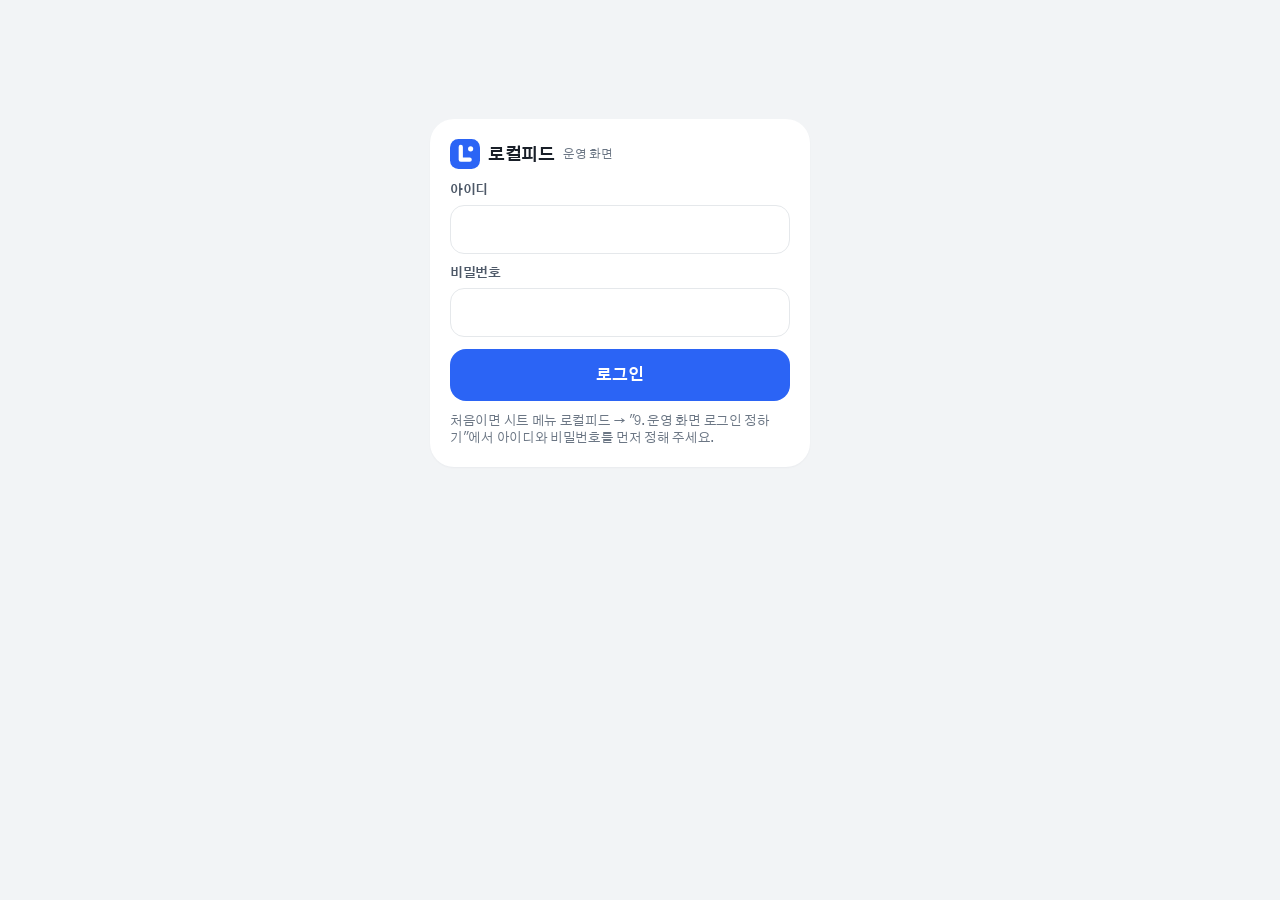
<file: admin2.html>
<!doctype html><html lang="ko"><head><meta charset="utf-8"><meta name="robots" content="noindex"><meta http-equiv="refresh" content="0;url=admin.html"><title>로컬피드 운영 화면</title></head><body><script>location.replace('admin.html');</script><a href="admin.html">운영 화면으로 가기</a></body></html>
</file>
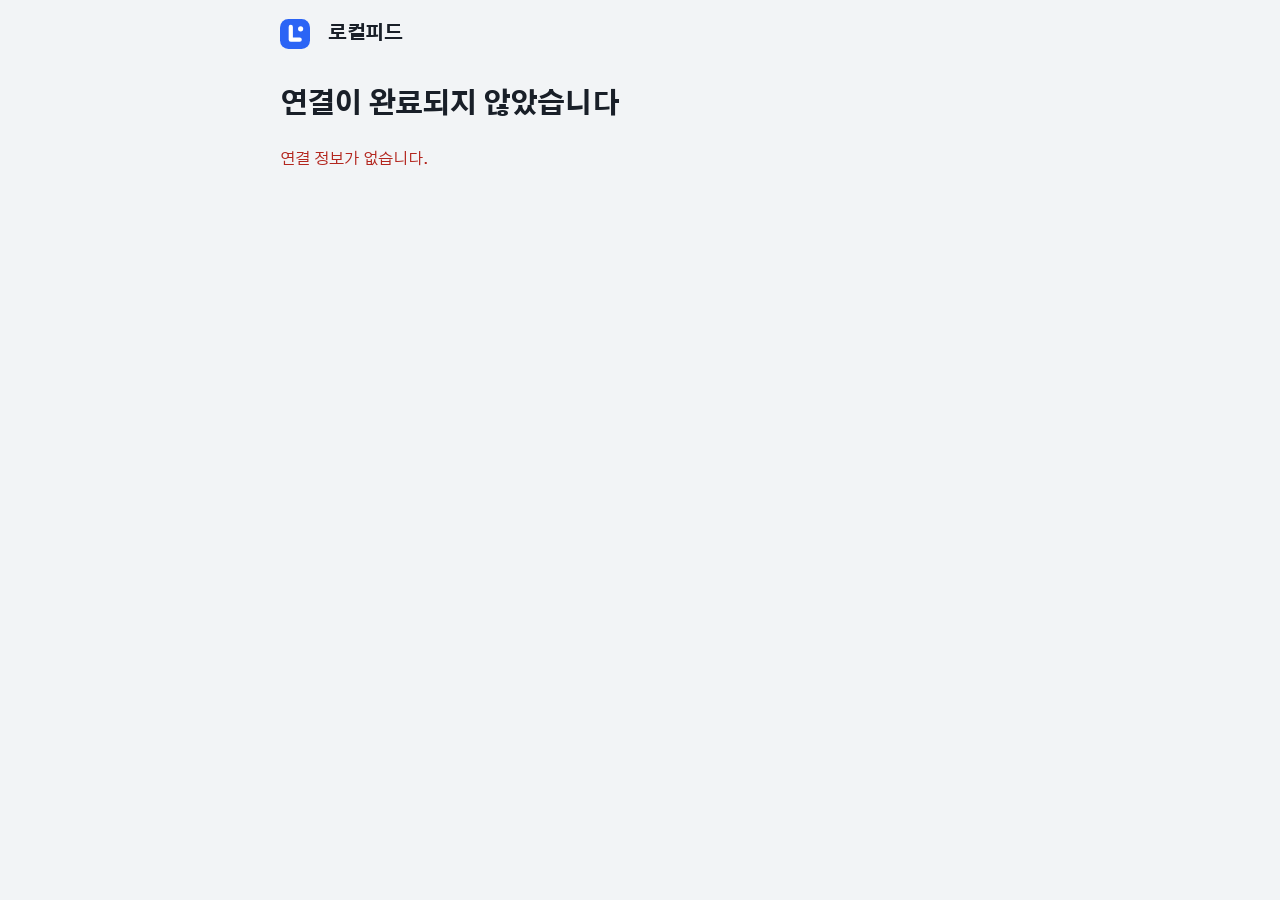
<file: callback.html>
<!DOCTYPE html>
<html lang="ko">
<head>
<meta charset="utf-8">
<meta name="viewport" content="width=device-width,initial-scale=1">
<meta name="robots" content="noindex">
<title>틱톡 연결 · 로컬피드 LocalFeed</title>
<link rel="icon" href="icons/logo.svg">
<link rel="stylesheet" href="style.css">
<style>
.box{background:#fff;border:1px solid var(--line);border-radius:18px;padding:24px;margin-top:20px;display:flex;gap:16px;align-items:center}
.box img{width:64px;height:64px;border-radius:50%}
.err{color:#b3261e}
</style>
</head>
<body>
<header>
  <div class="wrap"><nav><a class="logo" href="index.html">Local<b>Feed</b></a></nav></div>
</header>
<main class="wrap">
  <h1 id="title">연결하는 중입니다…</h1>
  <div id="ok" hidden>
    <div class="box"><img id="avatar" alt=""><div><b id="name"></b><br><span id="store"></span></div></div>
    <p>틱톡 연결이 끝났습니다. 앞으로 확인 페이지에서 <b>좋아요</b>를 누르신 영상이 틱톡 초안함으로 들어갑니다. 틱톡 앱 알림을 눌러 게시해 주세요.</p>
    <p class="en">Your TikTok account is connected. Videos you approve on the LocalFeed review page will be sent to your TikTok inbox as drafts.</p>
  </div>
  <p id="err" class="err" hidden></p>
</main>
<script src="config.js"></script>
<script>
(function(){
  var q=new URLSearchParams(location.search);
  var code=q.get('code'), state=q.get('state'), e=q.get('error');
  var title=document.getElementById('title'), err=document.getElementById('err');
  function fail(t){title.textContent='연결이 완료되지 않았습니다';err.hidden=false;err.textContent=t;}
  if(!code){fail(e?('사유: '+(q.get('error_description')||e)):'연결 정보가 없습니다.');return;}
  history.replaceState(null,'',location.pathname);
  lfApi({action:'exchange',code:code,state:state}).then(function(r){
    if(!r.ok) throw new Error(r.error);
    title.textContent='틱톡이 연결되었습니다';
    document.getElementById('ok').hidden=false;
    document.getElementById('name').textContent=r.display_name||'';
    document.getElementById('store').textContent=r.store||'';
    if(r.avatar) document.getElementById('avatar').src=r.avatar; else document.getElementById('avatar').remove();
  }).catch(function(x){fail(x.message);});
})();
</script>
</body>
</html>
</file>
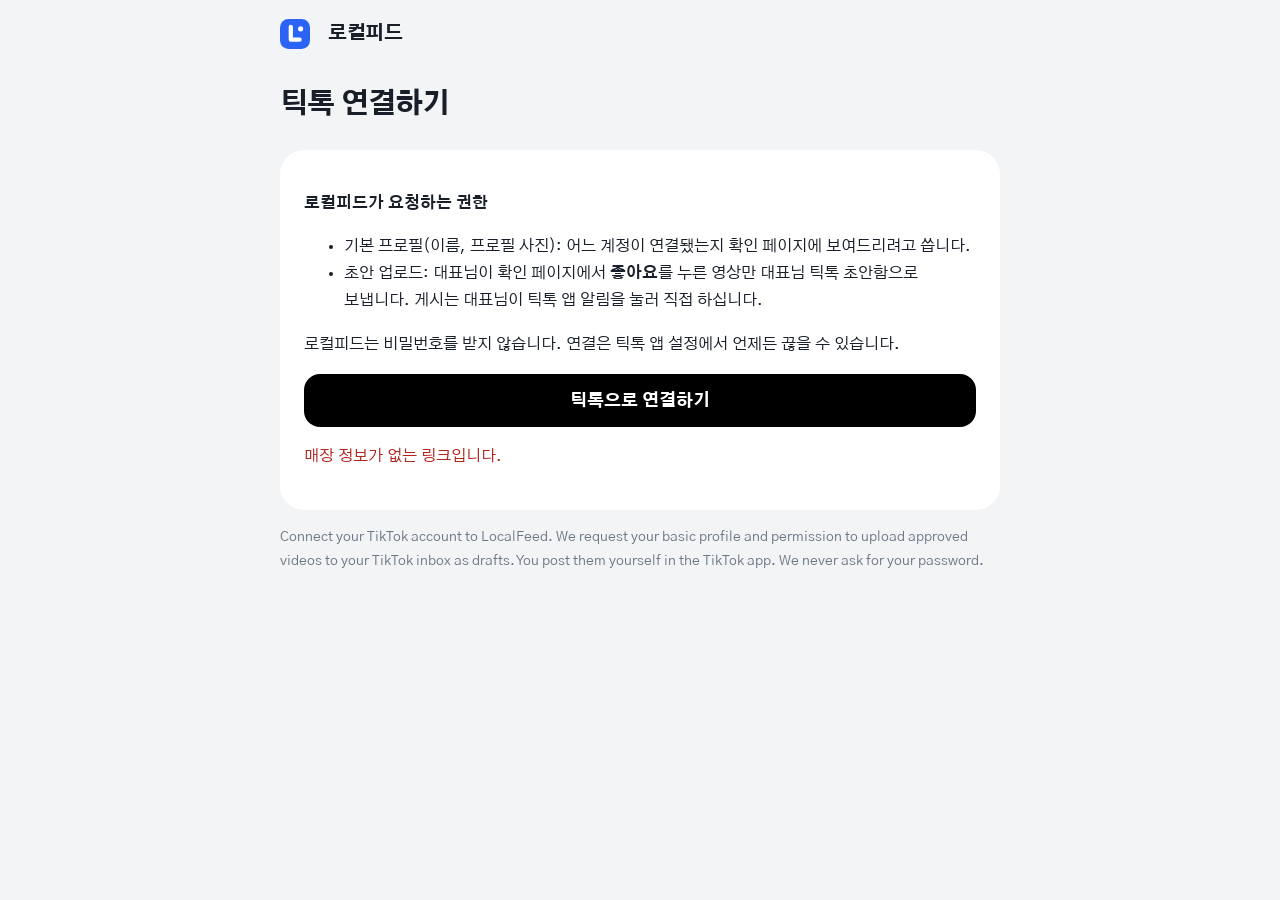
<file: connect.html>
<!DOCTYPE html>
<html lang="ko">
<head>
<meta charset="utf-8">
<meta name="viewport" content="width=device-width,initial-scale=1">
<meta name="robots" content="noindex">
<title>틱톡 연결 · 로컬피드 LocalFeed</title>
<link rel="icon" href="icons/logo.svg">
<link rel="stylesheet" href="style.css">
<style>
.box{background:#fff;border:1px solid var(--line);border-radius:18px;padding:24px;margin-top:20px}
.big{display:inline-block;background:#000;color:#fff;border:0;border-radius:999px;padding:16px 28px;font-weight:800;font-size:17px;cursor:pointer}
.err{color:#b3261e}
</style>
</head>
<body>
<header>
  <div class="wrap"><nav><a class="logo" href="index.html">Local<b>Feed</b></a></nav></div>
</header>
<main class="wrap">
  <h1>틱톡 연결하기</h1>
  <p id="store"></p>
  <div class="box">
    <p><b>로컬피드가 요청하는 권한</b></p>
    <ul>
      <li>기본 프로필(이름, 프로필 사진): 어느 계정이 연결됐는지 확인 페이지에 보여드리려고 씁니다.</li>
      <li>초안 업로드: 대표님이 확인 페이지에서 <b>좋아요</b>를 누른 영상만 대표님 틱톡 초안함으로 보냅니다. 게시는 대표님이 틱톡 앱 알림을 눌러 직접 하십니다.</li>
    </ul>
    <p>로컬피드는 비밀번호를 받지 않습니다. 연결은 틱톡 앱 설정에서 언제든 끊을 수 있습니다.</p>
    <button class="big" id="go">틱톡으로 연결하기</button>
    <p id="msg"></p>
  </div>
  <div class="en">
    <p>Connect your TikTok account to LocalFeed. We request your basic profile and permission to upload approved videos to your TikTok inbox as drafts. You post them yourself in the TikTok app. We never ask for your password.</p>
  </div>
</main>
<script src="config.js"></script>
<script>
(function(){
  var store=new URLSearchParams(location.search).get('store');
  var msg=document.getElementById('msg');
  if(!store){msg.className='err';msg.textContent='매장 정보가 없는 링크입니다.';document.getElementById('go').disabled=true;return;}
  document.getElementById('go').onclick=function(){
    msg.textContent='틱톡으로 이동합니다…';
    lfApi({action:'authurl',store:store}).then(function(r){
      if(!r.ok) throw new Error(r.error);
      location.href=r.url;
    }).catch(function(e){msg.className='err';msg.textContent='연결을 시작하지 못했습니다: '+e.message;});
  };
})();
</script>
</body>
</html>
</file>
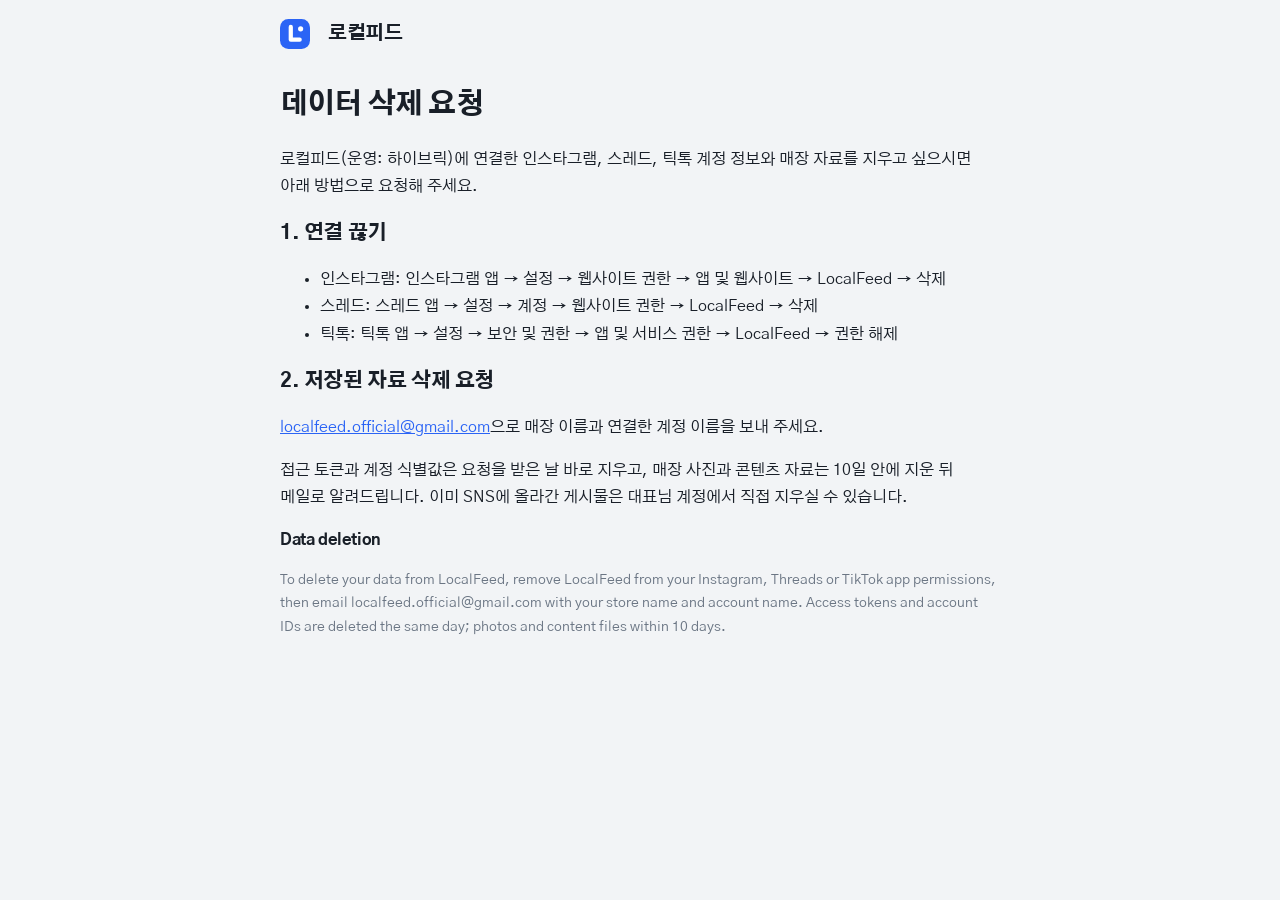
<file: data-deletion.html>
<!DOCTYPE html>
<html lang="ko">
<head>
<meta charset="utf-8">
<meta name="viewport" content="width=device-width,initial-scale=1">
<title>데이터 삭제 요청 · 로컬피드 LocalFeed</title>
<link rel="icon" href="icons/logo.svg">
<link rel="stylesheet" href="style.css">
</head>
<body>
<header>
  <div class="wrap"><nav><a class="logo" href="index.html">Local<b>Feed</b></a></nav></div>
</header>
<main class="wrap">
  <h1>데이터 삭제 요청</h1>
  <p>로컬피드(운영: 하이브릭)에 연결한 인스타그램, 스레드, 틱톡 계정 정보와 매장 자료를 지우고 싶으시면 아래 방법으로 요청해 주세요.</p>
  <h2>1. 연결 끊기</h2>
  <ul>
    <li>인스타그램: 인스타그램 앱 → 설정 → 웹사이트 권한 → 앱 및 웹사이트 → LocalFeed → 삭제</li>
    <li>스레드: 스레드 앱 → 설정 → 계정 → 웹사이트 권한 → LocalFeed → 삭제</li>
    <li>틱톡: 틱톡 앱 → 설정 → 보안 및 권한 → 앱 및 서비스 권한 → LocalFeed → 권한 해제</li>
  </ul>
  <h2>2. 저장된 자료 삭제 요청</h2>
  <p><a href="mailto:localfeed.official@gmail.com?subject=%EB%8D%B0%EC%9D%B4%ED%84%B0%20%EC%82%AD%EC%A0%9C%20%EC%9A%94%EC%B2%AD">localfeed.official@gmail.com</a>으로 매장 이름과 연결한 계정 이름을 보내 주세요.</p>
  <p>접근 토큰과 계정 식별값은 요청을 받은 날 바로 지우고, 매장 사진과 콘텐츠 자료는 10일 안에 지운 뒤 메일로 알려드립니다. 이미 SNS에 올라간 게시물은 대표님 계정에서 직접 지우실 수 있습니다.</p>
  <div class="en">
    <h2>Data deletion</h2>
    <p>To delete your data from LocalFeed, remove LocalFeed from your Instagram, Threads or TikTok app permissions, then email localfeed.official@gmail.com with your store name and account name. Access tokens and account IDs are deleted the same day; photos and content files within 10 days.</p>
  </div>
</main>
</body>
</html>
</file>
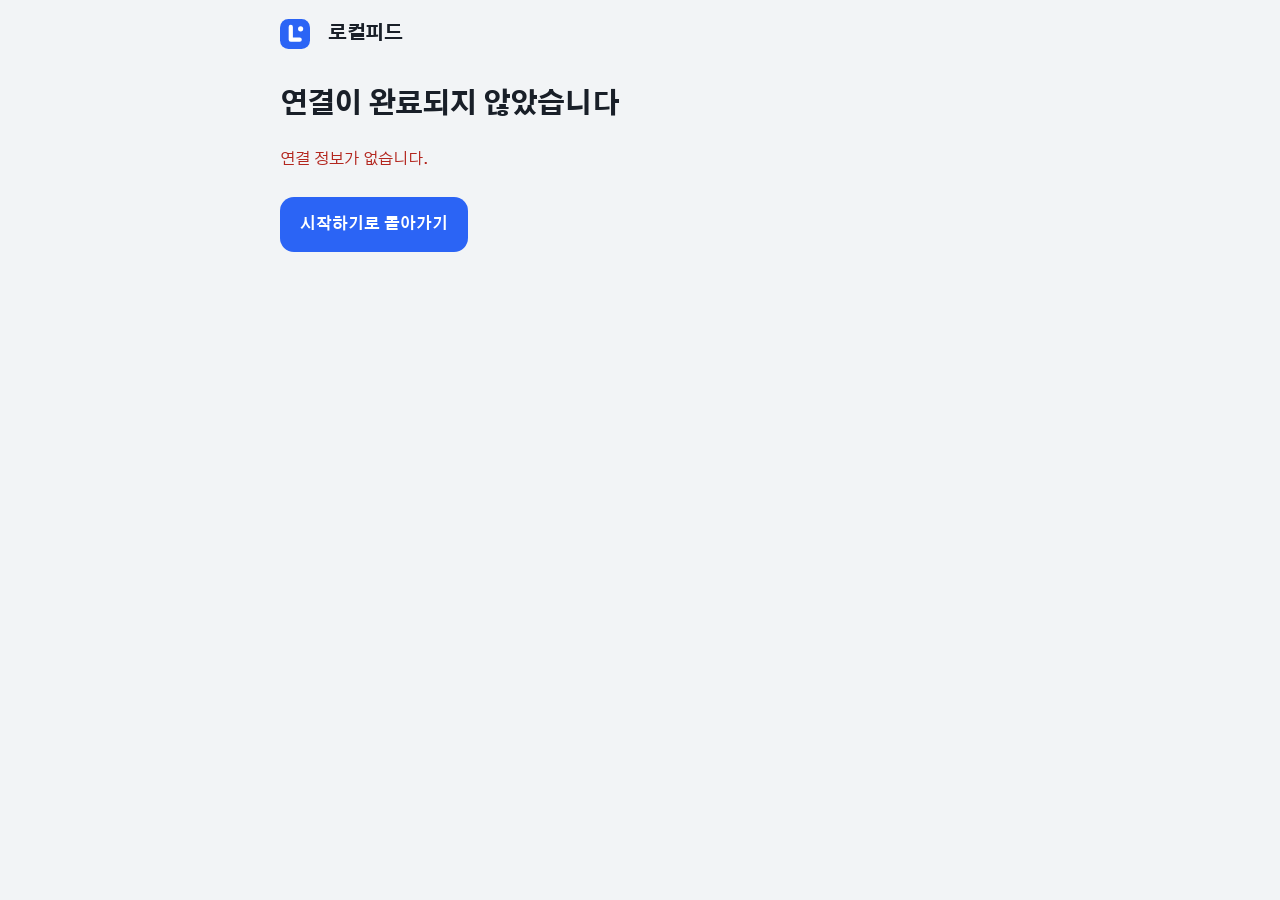
<file: meta-callback.html>
<!DOCTYPE html>
<html lang="ko">
<head>
<meta charset="utf-8">
<meta name="viewport" content="width=device-width,initial-scale=1">
<meta name="robots" content="noindex">
<title>연결 · 로컬피드 LocalFeed</title>
<link rel="icon" href="icons/logo.svg">
<link rel="stylesheet" href="style.css">
<style>
.box{background:#fff;border:1px solid var(--line);border-radius:18px;padding:24px;margin-top:20px;display:flex;gap:16px;align-items:center}
.box img{width:64px;height:64px;border-radius:50%}
.err{color:#b3261e}
</style>
</head>
<body>
<header>
  <div class="wrap"><nav><a class="logo" href="index.html">Local<b>Feed</b></a></nav></div>
</header>
<main class="wrap">
  <h1 id="title">연결하는 중입니다…</h1>
  <div id="ok" hidden>
    <div class="box"><img id="avatar" alt=""><div><b id="name"></b><br><span id="store"></span></div></div>
    <p id="done"></p>
    <p class="en">Your account is connected. LocalFeed only publishes posts you approved on the review page.</p>
  </div>
  <p id="err" class="err" hidden></p>
  <p style="margin-top:24px"><a id="back" href="my.html" style="display:inline-block;background:#2B64F5;color:#fff;border-radius:14px;padding:14px 20px;font-weight:700;text-decoration:none">시작하기로 돌아가기</a></p>
</main>
<script src="config.js"></script>
<script>
(function(){
  var q=new URLSearchParams(location.search);
  var code=q.get('code'), state=q.get('state'), e=q.get('error');
  var title=document.getElementById('title'), err=document.getElementById('err');
  var back=document.getElementById('back');
  function fail(t){title.textContent='연결이 완료되지 않았습니다';err.hidden=false;err.textContent=t;}
  function cancelled(){title.textContent='연결을 취소하셨어요';err.hidden=false;err.style.color='inherit';err.textContent='다시 시도해 주세요. 영어 화면에서는 Cancel이 아니라 아래쪽 파란 버튼을 누르면 됩니다.';back.textContent='시작하기로 돌아가 다시 연결';}
  if(!code){ if(e) cancelled(); else fail('연결 정보가 없습니다.'); return; }
  history.replaceState(null,'',location.pathname);
  lfApi({action:'meta_exchange',code:code,state:state}).then(function(r){
    if(!r.ok) throw new Error(r.error);
    var n=r.ch==='th'?'스레드':'인스타그램';
    title.textContent=n+(r.ch==='th'?'가':'이')+' 연결되었습니다';
    document.getElementById('ok').hidden=false;
    document.getElementById('name').textContent='@'+(r.username||'');
    document.getElementById('store').textContent=r.store||'';
    document.getElementById('done').textContent='앞으로 확인 페이지에서 승인하신 콘텐츠만 정해진 날에 '+n+'에 올라갑니다.';
    if(r.avatar) document.getElementById('avatar').src=r.avatar; else document.getElementById('avatar').remove();
  }).catch(function(x){fail(x.message);});
})();
</script>
</body>
</html>
</file>
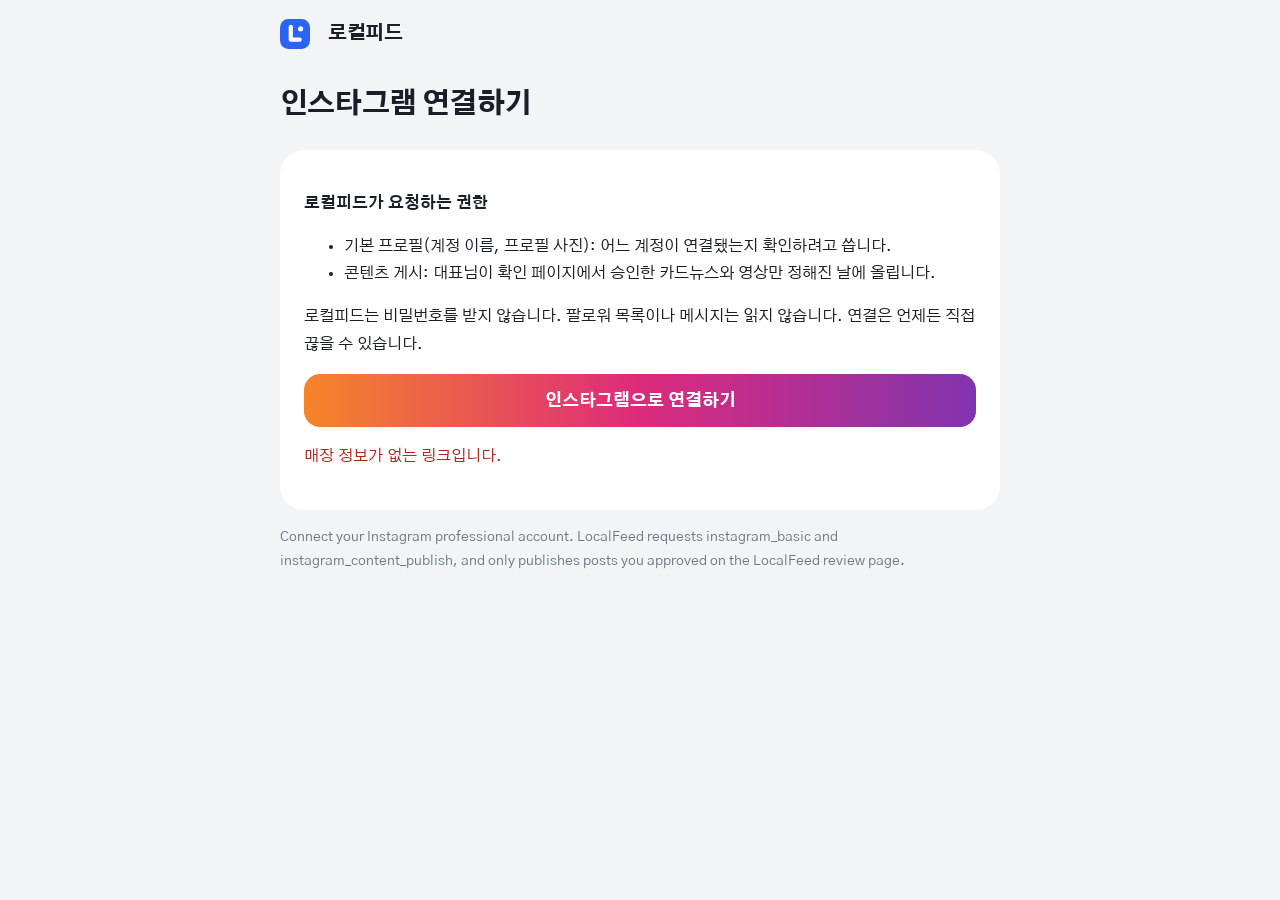
<file: meta-connect.html>
<!DOCTYPE html>
<html lang="ko">
<head>
<meta charset="utf-8">
<meta name="viewport" content="width=device-width,initial-scale=1">
<meta name="robots" content="noindex">
<title>인스타그램 · 스레드 연결 · 로컬피드 LocalFeed</title>
<link rel="icon" href="icons/logo.svg">
<link rel="stylesheet" href="style.css">
<style>
.box{background:#fff;border:1px solid var(--line);border-radius:18px;padding:24px;margin-top:20px}
.big{display:inline-block;color:#fff;border:0;border-radius:999px;padding:16px 28px;font-weight:800;font-size:17px;cursor:pointer}
.ig{background:linear-gradient(90deg,#f58529,#dd2a7b,#8134af)}
.th{background:#000}
.err{color:#b3261e}
</style>
</head>
<body>
<header>
  <div class="wrap"><nav><a class="logo" href="index.html">Local<b>Feed</b></a></nav></div>
</header>
<main class="wrap">
  <h1 id="h">인스타그램 연결하기</h1>
  <p id="store"></p>
  <div class="box">
    <p><b>로컬피드가 요청하는 권한</b></p>
    <ul id="perm"></ul>
    <p>로컬피드는 비밀번호를 받지 않습니다. 팔로워 목록이나 메시지는 읽지 않습니다. 연결은 언제든 직접 끊을 수 있습니다.</p>
    <button class="big" id="go">연결하기</button>
    <p id="msg"></p>
  </div>
  <div class="en"><p id="en"></p></div>
</main>
<script src="config.js"></script>
<script>
(function(){
  var q=new URLSearchParams(location.search);
  var store=q.get('store'), ch=q.get('ch')==='th'?'th':'ig';
  var T={
    ig:{h:'인스타그램 연결하기',btn:'인스타그램으로 연결하기',cls:'ig',
        perm:['기본 프로필(계정 이름, 프로필 사진): 어느 계정이 연결됐는지 확인하려고 씁니다.','콘텐츠 게시: 대표님이 확인 페이지에서 승인한 카드뉴스와 영상만 정해진 날에 올립니다.'],
        en:'Connect your Instagram professional account. LocalFeed requests instagram_basic and instagram_content_publish, and only publishes posts you approved on the LocalFeed review page.'},
    th:{h:'스레드 연결하기',btn:'스레드로 연결하기',cls:'th',
        perm:['기본 프로필(계정 이름, 프로필 사진): 어느 계정이 연결됐는지 확인하려고 씁니다.','글 게시: 대표님이 확인 페이지에서 승인한 글만 정해진 날에 올립니다.'],
        en:'Connect your Threads profile. LocalFeed requests threads_basic and threads_content_publish, and only publishes posts you approved on the LocalFeed review page.'}
  }[ch];
  document.getElementById('h').textContent=T.h;
  document.title=T.h+' · 로컬피드 LocalFeed';
  document.getElementById('perm').innerHTML=T.perm.map(function(x){return '<li>'+x+'</li>';}).join('');
  document.getElementById('en').textContent=T.en;
  var go=document.getElementById('go'), msg=document.getElementById('msg');
  go.textContent=T.btn; go.className='big '+T.cls;
  if(!store){msg.className='err';msg.textContent='매장 정보가 없는 링크입니다.';go.disabled=true;return;}
  go.onclick=function(){
    msg.textContent='이동합니다…';
    lfApi({action:'meta_authurl',store:store,ch:ch}).then(function(r){
      if(!r.ok) throw new Error(r.error);
      location.href=r.url;
    }).catch(function(e){msg.className='err';msg.textContent='연결을 시작하지 못했습니다: '+e.message;});
  };
})();
</script>
</body>
</html>
</file>
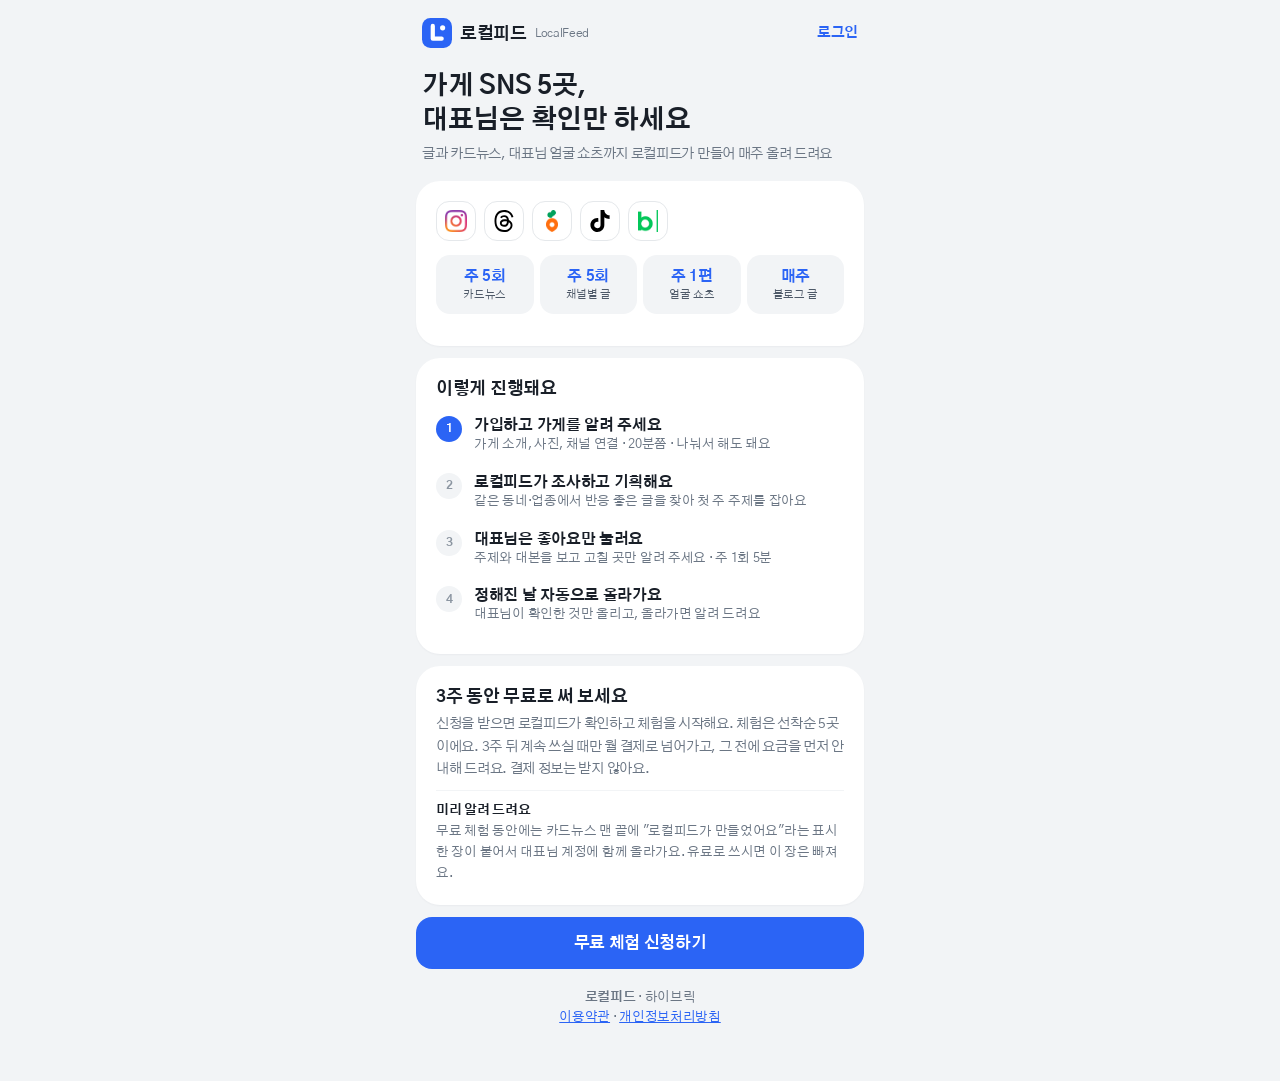
<file: my.html>
<!DOCTYPE html>
<html lang="ko">
<head>
<meta charset="utf-8">
<meta name="viewport" content="width=device-width,initial-scale=1">
<meta name="robots" content="noindex">
<title>로컬피드 시작하기</title>
<link rel="icon" href="icons/logo.svg">
<link rel="stylesheet" href="a.css?v=1128a">
</head>
<body>
<div class="phone">
  <div class="brand"><img src="icons/logo.svg" alt=""><b>로컬피드</b><span>LocalFeed</span></div>
  <div class="top"><h1 id="h1"></h1><p id="sub"></p></div>
  <div id="app"><div class="lfload"><img src="icons/logo.svg" alt=""><i></i><i></i><i></i></div><div class="card skel"><b></b><span></span><span></span></div><div class="card skel"><b></b><span></span></div></div>
  <p class="foot">비밀번호는 어디에도 적지 않아요. 연결은 언제든 끊을 수 있어요.<br><b>로컬피드</b> · 동네 가게 SNS를 대신 올려 드려요<br><a href="index.html">로컬피드 안내</a> · <a href="#" id="logout">로그아웃</a> · <a href="privacy.html">개인정보처리방침</a></p>
</div>
<script src="config.js"></script>
<script src="cards.js?v=1128m"></script>
<script>
(function(){
  var q=new URLSearchParams(location.search), LS=window.localStorage;
  function get(k){try{return LS.getItem(k)}catch(e){return null}}
  function set(k,v){try{LS.setItem(k,v)}catch(e){}}
  var store=q.get('store')||get('lf_store'), key=q.get('key')||get('lf_key');
  if(q.get('store')&&q.get('key')){set('lf_store',store);set('lf_key',key);history.replaceState(null,'',location.pathname);}
  var app=document.getElementById('app'), h1=document.getElementById('h1'), sub=document.getElementById('sub');
  var mobile=/Android|iPhone|iPad|iPod/i.test(navigator.userAgent), dev=mobile?'m':'p', S=null, online=false, forced=null, rec=null;
  function esc(t){return String(t==null?'':t).replace(/[&<>"']/g,function(c){return{'&':'&amp;','<':'&lt;','>':'&gt;','"':'&quot;',"'":'&#39;'}[c]})}
  var CHECK='<svg width="20" height="20" viewBox="0 0 24 24" fill="none" stroke="currentColor" stroke-width="2" stroke-linecap="round" stroke-linejoin="round"><path d="M5 12.5l4.5 4.5L19 7.5"/></svg>';
  var ICON={note:'<path d="M6 3h9l4 4v14H6zM9 12h7M9 16h7M9 8h3"/>',mic:'<rect x="9" y="3" width="6" height="11" rx="3"/><path d="M5 11a7 7 0 0 0 14 0M12 18v3"/>',store:'<path d="M4 10v10h16V10M3 10l2-6h14l2 6a3 3 0 0 1-6 0 3 3 0 0 1-6 0 3 3 0 0 1-6 0z"/>',image:'<rect x="3" y="4" width="18" height="16" rx="3"/><circle cx="8.5" cy="9.5" r="1.5"/><path d="M21 15l-5-5-9 9"/>'};
  function svg(n){return '<svg width="20" height="20" viewBox="0 0 24 24" fill="none" stroke="currentColor" stroke-width="1.8" stroke-linecap="round" stroke-linejoin="round">'+ICON[n]+'</svg>'}
  var LOGO={ig:'instagram.png',th:'threads.svg',dg:'daangn.png',tt:'tiktok.svg',bl:'naver-blog.png'};
  function tile(kind,done,big){
    if(done) return '<div class="tile done'+(big?' big':'')+'">'+CHECK+'</div>';
    if(LOGO[kind]) return '<div class="tile logo'+(big?' big':'')+'"><img src="icons/'+LOGO[kind]+'" alt=""></div>';
    return '<div class="tile'+(big?' big':'')+'">'+svg(kind)+'</div>';
  }
  function norm(r){ r.files=r.files||{store:0,face:0,voice:0}; r.steps.voice=r.steps.voice||'todo'; r.steps.intro=r.steps.intro||'done'; r.intro=r.intro||{}; return r; }
  function fail(t){h1.textContent='화면을 열 수 없어요';sub.textContent=t;app.innerHTML='';}
  if(!store||!key){location.replace('start.html');return;}
  function out(){ try{LS.removeItem('lf_store');LS.removeItem('lf_key');}catch(e){} location.replace('start.html#login'); }

  // 단계 정의: id, 아이콘, 제목, 한 줄 설명, 끝났는지, 열 수 있는지
  function steps(){
    var s=S.steps;
    return [
      {id:'place',ic:'store',t:'매장 정보',d:'네이버 플레이스 주소 붙여넣기',done:s.place==='done'},
      {id:'intro',ic:'note',t:'가게 소개',d:s.intro==='done'?(S.intro.dong+' · '+S.intro.industry+' · 눌러서 고치기'):'무엇을 파는지, 누가 오는지 · 2분',done:s.intro==='done',reopen:true},
      {id:'photos',ic:'image',t:'매장 사진과 대표님 얼굴',d:s.photos==='later'?'나중에 보내기로 했어요 · 눌러서 보내기':'매장 '+S.files.store+'장 · 얼굴 '+S.files.face+'장'+(s.photos==='done'?' · 눌러서 더 보내기':''),done:s.photos!=='todo',later:s.photos==='later',reopen:true},
      {id:'voice',ic:'mic',t:'대표님 목소리',d:s.voice==='skip'?'목소리는 쓰지 않아요 · 눌러서 바꾸기':s.voice==='later'?'나중에 보내기로 했어요 · 눌러서 녹음하기':s.voice==='done'?'녹음 '+S.files.voice+'개 받았어요':'30초만 읽어 주세요 (선택)',done:s.voice!=='todo',later:s.voice==='later',reopen:true},
      {id:'blog',ic:'bl',t:'블로그 주소',d:'붙여넣기만 하면 돼요',done:s.blog==='done'},
      {id:'daangn',ic:'dg',t:'당근 운영자로 초대하기',d:s.daangn==='sent'?'로컬피드가 수락하는 중이에요':'초대 링크 보내기',done:s.daangn==='done',wait:s.daangn==='sent'},
      {id:'igbiz',ic:'ig',t:'인스타를 비즈니스 계정으로',d:'무료 · 게시물과 팔로워는 그대로',done:s.igbiz==='done'},
      {id:'ig',ic:'ig',t:'인스타 연결',d:s.igbiz==='done'&&s.tester!=='done'?'로컬피드가 준비하는 중 · 보통 10분':'초대 수락 후 연결',done:s.ig==='done',wait:s.igbiz==='done'&&s.tester!=='done',lock:s.igbiz!=='done'},
      {id:'th',ic:'th',t:'스레드 연결',d:'초대 수락 후 연결',done:s.th==='done',lock:s.tester!=='done'},
      {id:'tt',ic:'tt',t:'틱톡 연결',d:S.ttOpen?'연결 누르고 허용':'준비되면 알려드려요',done:s.tt==='done',lock:!S.ttOpen}
    ];
  }
  function save(field,value,btn){
    var m=document.getElementById('msg'); if(m) m.textContent='';
    if(btn){btn.disabled=true;btn.dataset.t=btn.textContent;btn.textContent='보내는 중…';}
    return lfApi({action:'owner_save',store:store,key:key,field:field,value:value}).then(function(r){
      if(!r.ok) throw new Error(r.error); S=norm(r); render();
    }).catch(function(e){ if(btn){btn.disabled=false;btn.textContent=btn.dataset.t;} if(m) m.textContent=e.message; });
  }
  var EX='https://d2ol7oe51mr4n9.cloudfront.net/user_3HMG7NwHVDNp5QwWEFS4eKzc3Dg/';
  function why(t,imgs){
    var pics=(imgs||[]).map(function(x){return '<figure><img src="'+EX+x[0]+'" alt="" onerror="this.parentNode.remove()"><figcaption>'+x[1]+'</figcaption></figure>';}).join('');
    return '<div class="why"><b>왜 필요한가요?</b><p>'+t+'</p>'+(pics?'<div class="ex">'+pics+'</div><small>예시 · 샘플 매장으로 만든 것</small>':'')+'</div>';
  }
  // 찍는 법 안내 그림 (직접 그린 단순한 그림)
  function fig(inner){return '<svg viewBox="0 0 80 100" fill="none" stroke="#2B64F5" stroke-width="2.5" stroke-linecap="round" stroke-linejoin="round">'+inner+'</svg>';}
  var FACE1=fig('<circle cx="40" cy="38" r="17"/><path d="M12 96c2-18 14-26 28-26s26 8 28 26"/><path d="M34 36v2M46 36v2M35 45c3 3 7 3 10 0"/>');
  var FACE2=fig('<ellipse cx="42" cy="38" rx="15" ry="17"/><path d="M12 96c2-18 14-26 28-26s26 8 28 26"/><path d="M42 36v2M51 36v2M43 45c2 2 5 2 7 0M55 38l3 4-3 1"/>');
  var FACE3=fig('<circle cx="40" cy="26" r="12"/><path d="M8 98c0-26 12-44 32-44s32 18 32 44"/><path d="M36 24v1.5M44 24v1.5M35 30c3 4 7 4 10 0"/><path d="M40 54v20"/>');
  var IC2={store:'<path d="M14 44v40h52V44M10 44l6-20h48l6 20a10 10 0 0 1-20 0 10 10 0 0 1-20 0 10 10 0 0 1-20 0zM32 84V62h16v22"/>',room:'<path d="M10 30l30-14 30 14v54H10zM10 66h60M28 66V46h24v20"/>',star:'<path d="M40 18l7 15 16 2-12 11 3 16-14-8-14 8 3-16-12-11 16-2z"/>',hand:'<path d="M22 84V52l12-8V26a5 5 0 0 1 10 0v18l14 4a8 8 0 0 1 6 8v28"/>',list:'<rect x="16" y="14" width="48" height="72" rx="6"/><path d="M26 32h28M26 46h28M26 60h18"/>'};
  function ICO(k){return fig(IC2[k]);}
  function shot(svgs,t,d){return '<figure>'+svgs+'<figcaption><b>'+t+'</b>'+(d?'<br>'+d:'')+'</figcaption></figure>';}
  // AI로 만든 예시 사진 (가상의 인물·가게). 한 장에 나란히 붙인 그림에서 칸만 잘라 보여 준다.
  var GF=EX+'0678a2ad-ee90-43d1-aedf-0fa5abbc53fc.jpg', GS=EX+'7756a8d3-f68d-44a4-8db9-54e741fec9b1.jpg';
  function ph(url,n,i,ratio){return '<div class="ph" style="aspect-ratio:'+ratio+';background-image:url('+url+');background-size:'+(n*100)+'% 100%;background-position:'+(n>1?i*100/(n-1):0)+'% 0"></div>';}
  function head(n,st,subt){return '<div class="head">'+tile(st.ic,false,true)+'<div><div class="n">'+n+'번째</div><h2>'+st.t+'</h2><p>'+subt+'</p></div></div>';}
  function body(st,n){
    var c='', id=st.id;
    if(id==='place'){
      c=head(n,st,'지도에 나오는 주소, 영업시간, 가격을 그대로 가져와요')+why('가격이나 영업시간을 틀리게 쓰면 손님이 헛걸음해요. 지도에 적힌 그대로 가져와서 글마다 맞는지 확인해요.')+
        '<ol class="ol"><li>네이버 지도에서 대표님 매장을 찾아요</li><li><b>공유</b>를 눌러 주소를 복사해요</li><li>아래 칸에 붙여넣어요</li></ol>'+
        '<input class="in" id="v" placeholder="https://naver.me/… 또는 https://map.naver.com/…" inputmode="url"><p class="msg" id="msg"></p>'+
        '<div class="stack"><button class="btn" id="go">저장하기</button><button class="btn gray" id="toOnline">지도에 등록 안 했어요 (온라인 매장)</button></div>';
      if(online) c=head(n,st,'온라인으로 파시는 곳이면 이렇게 알려 주세요')+
        '<input class="in" id="v" placeholder="판매하는 곳 주소 (스마트스토어, 자사몰, 인스타 등)" inputmode="url">'+
        '<textarea class="in" id="intro" style="margin-top:8px" placeholder="무엇을 파는지, 가격대, 상담·배송 시간을 한두 줄 적어 주세요"></textarea><p class="msg" id="msg"></p>'+
        '<div class="stack"><button class="btn" id="go">저장하기</button><button class="btn gray" id="toPlace">네이버 지도 주소로 할게요</button></div>';
    }else if(id==='intro'){
      var I=S.intro||{};
      function fld(idn,label,ph,val,area){ return '<label class="fld"><span>'+label+'</span>'+(area?'<textarea class="in" id="'+idn+'" placeholder="'+ph+'">'+esc(val||'')+'</textarea>':'<input class="in" id="'+idn+'" placeholder="'+ph+'" value="'+esc(val||'')+'">')+'</label>'; }
      c=head(n,st,'이걸 보고 같은 동네, 같은 업종을 먼저 조사해요')+
        why('글을 쓰기 전에 대표님 동네의 같은 업종에서 반응이 좋았던 글을 먼저 찾아봐요. 무엇을 파는지, 누가 오는지를 알아야 엉뚱한 주제가 안 나와요.')+
        fld('i_ind','무슨 가게인가요?','예: 미용실, 네일샵, 빵집',I.industry)+
        fld('i_dong','어느 동네인가요?','예: 망원동 (온라인만 하시면 "온라인")',I.dong||(S.online?'온라인':''))+
        fld('i_menu','대표 메뉴·서비스 3가지쯤 (가격은 있으면 같이)','예: 커트 25,000원 / 펌 90,000원부터 · 가격을 안 밝히는 업종은 서비스 이름만',I.menu,true)+
        fld('i_cus','주로 어떤 손님이 오시나요?','예: 30~40대 직장인 여성, 근처 주민',I.customer)+
        fld('i_str','우리 가게만의 자랑 한 줄','예: 1인 예약제라 기다리지 않아요',I.strong)+
        fld('i_like','닮고 싶은 가게나 계정 (선택)','예: 인스타 @○○헤어, 옆 동네 ○○베이커리',I.like)+
        '<label class="fld"><span>대표님이 직접 쓴 글 2~3개 (선택)</span><textarea class="in" id="i_sample" style="min-height:110px" placeholder="예전에 인스타나 당근, 카톡 공지에 올린 글을 그대로 붙여 주세요. 말투를 따라 써서 대표님이 쓴 글처럼 만들어요.">'+esc(I.sample||'')+'</textarea></label>'+
        '<p class="msg" id="msg"></p><button class="btn" id="go">저장하기</button>';
    }else if(id==='photos'){
      var agreed=S.steps.photos==='done';
      c=head(n,st,'남의 사진이 아니라 대표님 가게 사진으로 만들어요')+
        why('가게 사진이 들어가야 손님이 "아, 거기" 하고 알아봐요. 얼굴 사진 한 장으로는 대표님이 직접 말하는 12초 영상을 만들어요. 올릴 때는 각 채널의 AI 생성 콘텐츠 표시를 켜서 올려요.',[['26796baf-f39d-4ed2-990c-11f057e4102b.jpg','매장 사진 → 카드뉴스'],['d54ad1cb-e978-45fa-8ada-8fe9a2756814.jpg','얼굴 사진 → 12초 영상']])+
        '<div class="sub"><h3>대표님 얼굴 사진 3장</h3><div class="shots">'+shot(ph(GF,3,0,'2/3'),'① 정면','카메라를 똑바로')+shot(ph(GF,3,1,'2/3'),'② 살짝 옆','고개를 조금 돌려서')+shot(ph(GF,3,2,'2/3'),'③ 상반신','웃는 얼굴로')+'</div><p class="ainote">예시 사진은 AI로 만든 가상의 인물이에요</p>'+
        '<ul class="tips"><li>창가처럼 밝은 곳에서, 혼자 찍어요</li><li>모자·마스크·선글라스는 벗고, 보정 앱은 쓰지 않아요</li><li>세 장이 비슷한 날, 비슷한 머리와 옷이면 영상이 자연스러워요</li></ul>'+
        '<div class="up"><div><b>얼굴 사진 보내기</b><small>지금 '+S.files.face+' / 3장</small></div><label class="btn sm sec">사진 고르기<input type="file" accept="image/*" multiple hidden data-up="face"></label></div></div>'+
        '<div class="sub"><h3>매장 사진 10장쯤</h3><div class="shots five">'+shot(ph(GS,5,0,'4/5'),'간판·외관','')+shot(ph(GS,5,1,'4/5'),'내부 전체','')+shot(ph(GS,5,2,'4/5'),'대표 메뉴·시술·상품','3장 이상')+shot(ph(GS,5,3,'4/5'),'일하는 모습','')+shot(ph(GS,5,4,'4/5'),'가격표·메뉴판','')+'</div><p class="ainote">예시 사진은 AI로 만든 가상의 가게예요</p>'+
        '<ul class="tips"><li>가로보다 세로로 찍으면 카드뉴스에 잘 맞아요</li><li>손님 얼굴이 나온 사진은 빼 주세요</li></ul>'+
        '<div class="up"><div><b>매장 사진 보내기</b><small>지금 '+S.files.store+'장</small></div><label class="btn sm sec">사진 고르기<input type="file" accept="image/*" multiple hidden data-up="store"></label></div></div>'+
        '<p class="msg" id="upmsg" style="color:var(--s)"></p>'+
        (agreed?'':'<label class="check"><input type="checkbox" id="v"><span>보낸 사진과 제 얼굴을 로컬피드가 만드는 제 매장 카드뉴스·영상에 쓰는 데 동의해요. 다른 곳에는 쓰지 않고, 언제든 그만 쓰게 하거나 지워 달라고 할 수 있어요.</span></label>')+
        '<p class="msg" id="msg"></p><div class="stack">'+(agreed?'<button class="btn" id="close">다 보냈어요</button>':'<button class="btn" id="go">동의하고 보내기</button><button class="btn gray" id="later">나중에 보낼게요</button>')+'</div>';
    }else if(id==='voice'){
      var vdone=S.steps.voice==='done';
      c=head(n,st,'자막만 있는 영상보다 대표님 목소리가 있으면 더 오래 봐요')+
        why('가게에 왔을 때 듣던 목소리가 영상에서도 나오면 손님이 낯설어하지 않아요. 30초 녹음으로 대표님 목소리를 만들어, 대표님 매장 영상의 대본을 읽는 데만 써요. 원하지 않으시면 자막만 넣어요.')+
        '<div class="sub"><h3>이 글을 편하게 읽어 주세요</h3><p class="script">안녕하세요, '+esc(S.store.name)+'입니다. 오늘도 찾아 주셔서 감사합니다. 날이 많이 추워졌죠. 오시는 길 조심하시고요, 궁금한 건 언제든 편하게 물어봐 주세요. 예약은 미리 해 주시면 기다리지 않고 바로 도와드릴 수 있어요. 그럼 가게에서 뵙겠습니다.</p>'+
        '<div class="stack"><button class="btn sec" id="recBtn">'+(rec&&rec.on?'녹음 끝내기':'녹음 시작')+'</button><audio id="recPlay" controls hidden style="width:100%"></audio><button class="btn" id="recSend" hidden>이 녹음 보내기</button>'+
        '<label class="btn gray">녹음 파일로 보내기<input type="file" accept="audio/*" hidden data-up="voice"></label></div><p class="msg" id="upmsg" style="color:var(--s)">조용한 곳에서, 휴대폰을 입에서 한 뼘쯤 떼고 읽어 주세요</p><p class="msg" style="color:var(--ok)">'+(S.files.voice?'받은 녹음 '+S.files.voice+'개':'')+'</p></div>'+
        (vdone?'':'<label class="check"><input type="checkbox" id="v"><span>제 목소리로 AI 음성을 만들어 로컬피드가 만드는 제 매장 영상에만 쓰는 데 동의해요. 다른 곳에는 쓰지 않고, 언제든 그만 쓰게 하거나 지워 달라고 할 수 있어요.</span></label>')+
        '<p class="msg" id="msg"></p><div class="stack">'+(vdone?'<button class="btn" id="close">닫기</button>':'<button class="btn" id="go">동의하고 끝내기</button><button class="btn gray" id="later">나중에 할게요</button><button class="btn gray" id="skipV">목소리는 안 쓸게요 (자막만)</button>')+'</div>';
    }else if(id==='blog'){
      c=head(n,st,'매주 블로그에 올릴 글을 써 드려요')+why('네이버에서 가게를 찾는 손님은 블로그 글을 먼저 봐요. 글과 사진을 묶어 드리면 대표님이 복사해서 올리기만 하면 돼요. 5분이면 끝나요.')+
        '<input class="in" id="v" placeholder="https://blog.naver.com/아이디" inputmode="url"><p class="msg" id="msg"></p>'+
        '<div class="stack"><button class="btn" id="go">저장하기</button><button class="btn gray" id="none">블로그가 없어요</button></div>';
    }else if(id==='daangn'){
      if(st.wait) return head(n,st,'로컬피드가 수락하면 여기가 완료로 바뀌어요')+'<button class="btn gray" id="reload">새로고침</button>';
      c=head(n,st,'로컬피드가 대표님 가게 소식을 대신 올려요')+why('당근은 다른 서비스가 대신 올리는 기능이 없어서, 운영자로 초대해 주셔야 소식을 올릴 수 있어요. 비밀번호는 필요 없고, 언제든 운영자에서 빼실 수 있어요.')+
        '<ol class="ol"><li>당근 앱 → 나의 당근 → <b>비즈프로필</b></li><li><b>설정 → 운영자 관리 → 운영자 추가</b></li><li><b>초대 링크</b>와 <b>초대 코드 6자리</b>가 같이 나와요. 복사하고 여기로 돌아와요</li><li>아래 첫 칸을 길게 눌러 <b>붙여넣기</b>. 코드가 자동으로 안 들어가면 둘째 칸에 직접 적어요</li></ol>'+
        '<textarea class="in" id="v" placeholder="복사한 초대 링크를 여기에 붙여 주세요"></textarea>'+
        '<input class="in" id="code" style="margin-top:8px;letter-spacing:2px" maxlength="6" autocapitalize="characters" autocomplete="off" placeholder="초대 코드 6자리">'+
        '<p class="msg" id="msg"></p><div class="stack"><button class="btn" id="go">로컬피드에 보내기</button><button class="btn gray" id="skipDg">당근은 쓰지 않아요</button></div>'+
        '<p class="foot">비즈프로필이 아직 없으면 로컬피드에 알려 주세요. 같이 만들어요.</p>';
    }else if(id==='igbiz'){
      var m='<li>인스타 앱 → 프로필 → 오른쪽 위 ≡ → <b>설정 및 활동</b></li><li>아래로 내려 <b>프로필 유형 및 도구</b></li><li><b>프로페셔널 프로필로 전환</b> → 카테고리 고르기 → <b>비즈니스</b></li><li>연락처는 <b>사용 안 함</b>, Facebook 연결은 <b>건너뛰기</b></li>';
      var p='<li>instagram.com → 왼쪽 아래 ≡ → 설정 → <b>프로필 유형 및 도구</b></li><li><b>비즈니스</b> 화면에서 다음 → 카테고리 고르기 → 완료</li><li>"프로페셔널 프로필로 전환하시겠어요?" → <b>계속하기</b></li><li>연락처는 <b>사용 안 함</b> → 완료</li>';
      c=head(n,st,'무료 · 게시물과 팔로워는 그대로 · 언제든 되돌려요')+why('인스타는 비즈니스 계정에만 "대신 올리기"를 열어 줘요. 개인 계정으로는 로컬피드가 글을 올릴 수 없어요.')+
        '<div class="seg"><button data-d="m" class="'+(dev==='m'?'on':'')+'">휴대폰</button><button data-d="p" class="'+(dev==='p'?'on':'')+'">PC</button></div>'+
        '<ol class="ol">'+(dev==='m'?m:p)+'</ol>'+
        '<div class="caution"><span>계정이 공개로 바뀌어요. 개인 계정만 있다면 가게용 계정을 새로 만드는 걸 권해요.</span></div>'+
        '<input class="in" id="v" placeholder="인스타 아이디 (예: gyeol_hair)" autocapitalize="off" autocomplete="off" value="'+esc(S.igId)+'"><p class="msg" id="msg"></p><button class="btn" id="go">비즈니스로 전환했어요</button>';
    }else if(id==='ig'){
      if(st.wait) return head(n,st,'로컬피드가 준비를 마치면 여기가 열려요. 보통 10분 안이에요.')+'<button class="btn gray" id="reload">새로고침</button>';
      c=head(n,st,'버튼 두 개만 누르면 끝나요')+why('비밀번호를 받지 않고 인스타가 주는 "올리기" 권한만 받아요. 대표님이 좋아요를 누른 글만 올라가고, 메시지나 팔로워는 보지 않아요.')+
        '<div class="sub"><h3>① 초대 수락하기</h3><ol class="ol"><li>아래 버튼을 누르면 인스타가 열려요</li><li>맨 오른쪽 <b>테스터 초대</b> 탭</li><li><b>LocalFeed-IG</b> → <b>수락</b></li></ol><div class="caution"><span>초대가 안 보이면 가게 계정(@'+esc(S.igId)+')으로 로그인돼 있는지 확인해 주세요</span></div><a class="btn sec" target="_blank" rel="noopener" href="https://www.instagram.com/accounts/manage_access/">초대 수락하러 가기</a></div>'+
        '<div class="sub"><h3>② 연결하기</h3><ol class="ol"><li><b>Instagram으로 계속하기</b>를 눌러요 (Facebook 아님)</li><li>영어 화면이 나오면 <b>아래쪽 파란 버튼</b>만 눌러요</li></ol><div class="caution"><span>Cancel은 누르지 않아요</span></div><a class="btn" href="meta-connect.html?store='+encodeURIComponent(store)+'&ch=ig">인스타 연결하기</a></div>';
    }else if(id==='th'){
      c=head(n,st,'인스타와 같은 순서예요')+why('스레드는 글만으로도 동네 사람들에게 잘 퍼져요. 인스타와 같은 계정이라 한 번만 연결하면 돼요.')+
        '<div class="sub"><h3>① 초대 수락하기</h3><ol class="ol"><li>스레드 → ≡ → 설정 → <b>계정</b> → <b>웹사이트 권한</b></li><li>맨 오른쪽 <b>초대</b> 탭</li><li><b>LocalFeed</b> → 검은 <b>수락</b> 버튼</li></ol><a class="btn sec" target="_blank" rel="noopener" href="https://www.threads.com/">스레드 열기</a></div>'+
        '<div class="sub"><h3>② 연결하기</h3><a class="btn" href="meta-connect.html?store='+encodeURIComponent(store)+'&ch=th">스레드 연결하기</a></div>'+
        '<p class="foot">스레드를 안 쓰신다면 인스타 아이디로 한 번 로그인만 하면 만들어져요.</p>';
    }else if(id==='tt'){
      c=head(n,st,'영상은 틱톡 초안함으로 보내 드려요. 게시는 대표님이 눌러요.')+why('만든 영상을 대표님 틱톡 초안함에 넣어 드려요. 음악을 고르고 게시를 누르는 건 대표님이 해요.')+
        '<a class="btn" href="connect.html?store='+encodeURIComponent(store)+'">틱톡 연결하기</a>';
    }
    return c;
  }
  function upmsg(t,bad){var e=document.getElementById('upmsg'); if(e){e.textContent=t;e.style.color=bad?'var(--bad)':'var(--s)';}}
  function shrink(file){ return new Promise(function(res,rej){ var img=new Image(), u=URL.createObjectURL(file);
    img.onload=function(){ var k=Math.min(1,1600/Math.max(img.width,img.height)), c=document.createElement('canvas'); c.width=Math.round(img.width*k); c.height=Math.round(img.height*k);
      c.getContext('2d').drawImage(img,0,0,c.width,c.height); URL.revokeObjectURL(u); res({mime:'image/jpeg',data:c.toDataURL('image/jpeg',0.85).split(',')[1]}); };
    img.onerror=function(){rej(new Error('사진을 읽지 못했어요. 다른 사진으로 해 주세요.'));}; img.src=u; }); }
  function b64(blob){ return new Promise(function(res,rej){ var fr=new FileReader(); fr.onload=function(){res({mime:(blob.type||'audio/webm').split(';')[0],data:String(fr.result).split(',')[1]});}; fr.onerror=function(){rej(new Error('파일을 읽지 못했어요.'));}; fr.readAsDataURL(blob); }); }
  function upload(kind,files){
    if(!files.length) return; var i=0, keep=forced; if(!forced){var st0=steps().filter(function(x){return x.id===(kind==='voice'?'voice':'photos')})[0]; forced=st0.id;}
    function next(){
      if(i>=files.length){ render(); upmsg('보냈어요.'); return; }
      upmsg((i+1)+' / '+files.length+' 보내는 중…');
      (kind==='voice'?b64(files[i]):shrink(files[i])).then(function(f){ return lfApi({action:'owner_upload',store:store,key:key,kind:kind,mime:f.mime,data:f.data}); })
        .then(function(r){ if(!r.ok) throw new Error(r.error); S=norm(r); i++; next(); })
        .catch(function(e){ render(); upmsg(e.message,true); });
    }
    next();
  }
  function recUI(){
    var b=document.getElementById('recBtn'); if(!b) return;
    var play=document.getElementById('recPlay'), send=document.getElementById('recSend');
    if(rec&&rec.blob){ play.hidden=false; play.src=URL.createObjectURL(rec.blob); send.hidden=false; b.textContent='다시 녹음'; }
    send.onclick=function(){ var bl=rec.blob; rec=null; upload('voice',[bl]); };
    b.onclick=function(){
      if(rec&&rec.on){ rec.mr.stop(); return; }
      if(!navigator.mediaDevices||!window.MediaRecorder){ upmsg('이 브라우저에서는 바로 녹음이 안 돼요. 음성 메모로 녹음한 뒤 "녹음 파일로 보내기"를 눌러 주세요.',true); return; }
      navigator.mediaDevices.getUserMedia({audio:true}).then(function(stream){
        var mr=new MediaRecorder(stream), chunks=[]; rec={on:true,mr:mr};
        mr.ondataavailable=function(e){ if(e.data.size) chunks.push(e.data); };
        mr.onstop=function(){ stream.getTracks().forEach(function(t){t.stop();}); rec={on:false,blob:new Blob(chunks,{type:mr.mimeType||'audio/webm'})}; render(); };
        mr.start(); b.textContent='녹음 끝내기'; upmsg('녹음 중이에요. 다 읽으면 "녹음 끝내기"를 눌러 주세요.');
        setTimeout(function(){ if(rec&&rec.on&&rec.mr===mr) mr.stop(); },90000);
      }).catch(function(){ upmsg('마이크를 쓸 수 없어요. 마이크 허용을 눌러 주시거나 "녹음 파일로 보내기"를 써 주세요.',true); });
    };
  }
  // 서비스 소개: 무엇을 받는지, 어떻게 진행되는지
  function svc(done,total){
    var lg=['ig','th','dg','tt','bl'].map(function(k){return tile(k,false);}).join('');
    var step=function(n,t,d,on){return '<div class="flow'+(on?' on':'')+'"><i>'+n+'</i><div><b>'+t+'</b><small>'+d+'</small></div></div>';};
    var at=done===total?2:1;
    return '<details class="card svc"'+(done<2?' open':'')+'><summary><span><b>로컬피드는 이런 서비스예요</b><small>대표님 가게 SNS 5곳을 매주 대신 올려 드려요</small></span><em>펼치기</em></summary>'+
      '<div class="logos">'+lg+'</div>'+
      '<div class="get"><div><b>주 5회</b><span>카드뉴스</span></div><div><b>주 5회</b><span>채널별 글</span></div><div><b>주 1편</b><span>얼굴 쇼츠</span></div><div><b>매주</b><span>블로그 글</span></div></div>'+
      '<div class="ex">'+[['26796baf-f39d-4ed2-990c-11f057e4102b.jpg','카드뉴스는 이렇게'],['d54ad1cb-e978-45fa-8ada-8fe9a2756814.jpg','얼굴 쇼츠는 이렇게']].map(function(x){return '<figure><img src="'+EX+x[0]+'" alt="" onerror="this.parentNode.remove()"><figcaption>'+x[1]+'</figcaption></figure>';}).join('')+'</div><small class="exn">예시 · 샘플 매장으로 만든 것</small>'+
      '<h3>이렇게 진행돼요</h3>'+
      step(1,'처음 한 번 알려 주세요','아래 '+total+'가지 · 20분쯤 · 나눠서 해도 돼요',at===1)+
      step(2,'로컬피드가 조사하고 기획해요','같은 동네·업종에서 반응 좋은 글을 찾아 첫 주 주제를 잡아요',at===2)+
      step(3,'대표님은 좋아요만 눌러요','주제와 대본을 보고 고칠 곳만 알려 주세요 · 주 1회 5분',false)+
      step(4,'정해진 날 자동으로 올라가요','올라가면 알려 드리고, 블로그 글만 복사해서 붙여 주세요',false)+
      '</details>';
  }
  // 링크로 먼저 들어온 매장: 다음부터 쓸 번호와 비밀번호를 정한다
  function loginCard(){
    if(!S.needLogin) return '';
    return '<div class="card"><b style="font-size:17px">다음부터는 번호와 비밀번호로 들어와요</b><small style="display:block;color:var(--s);font-size:13px;margin:4px 0 14px">한 번만 정해 두면 링크 없이 어느 휴대폰에서나 들어올 수 있어요</small><label class="fld"><span>대표님 휴대폰 번호</span><input class="in" id="lgP" inputmode="tel" autocomplete="tel" placeholder="010-0000-0000" value="'+esc(S.phone||'')+'"></label><label class="fld"><span>비밀번호 (숫자 4~6자리)</span><input class="in" id="lgN" type="password" inputmode="numeric" maxlength="6" autocomplete="new-password" placeholder="숫자만"></label><p class="msg" id="lgM"></p><button class="btn" id="lgB">정하기</button></div>';
  }
  // 이번 주 기획: 로컬피드가 보낸 주제를 보고 좋아요 / 고쳐 주세요
  var fixRow=null;
  function plansCard(){
    var P=S.plans||[]; if(!P.length) return '';
    var wk=P[P.length-1].week, L=P.filter(function(p){return p.week===wk}), wait=L.filter(function(p){return /^대기/.test(p.owner)}).length;
    var w=String(wk).split('-');
    if(!wait&&!fixRow) return '<details class="card fold"><summary><span><b>이번 주 주제 '+L.length+'건</b><small>확인이 끝났어요</small></span><em>보기</em></summary>'+L.map(function(p){return '<div class="pl"><div class="pf">'+esc(p.form)+'</div><b style="font-size:15px">'+esc(p.topic)+'</b></div>';}).join('')+'</details>';
    return '<div class="card"><b style="font-size:17px">'+(wait?'이번 주 올릴 내용을 봐 주세요':'이번 주 기획 확인이 끝났어요')+'</b><small style="display:block;color:var(--s);font-size:13px;margin:4px 0 10px">'+(+w[1])+'월 '+(+w[2])+'일 주 · '+L.length+'건'+(wait?' 중 '+wait+'건 남았어요 · 좋아요를 누른 것만 만들어요':' · 이제 로컬피드가 만들어서 다시 보여 드려요')+'</small>'+
      '<div class="note"><b>이번 주 가게에서 있었던 일 한 줄 (선택)</b><small>적어 주시면 글이 훨씬 대표님 글처럼 나와요. 예: 화요일에 단골 손님이 딸 데리고 오셨어요</small><textarea class="in" id="wkN" style="min-height:64px;margin-top:8px" maxlength="300">'+esc(S.weeknote||'')+'</textarea><p class="msg" id="wkM"></p><button class="btn gray" id="wkB" style="margin-top:4px">'+(S.weeknote?'고쳐서 저장':'저장')+'</button></div>'+
      L.map(function(p){ var okd=/^좋아요/.test(p.owner), fx=/^수정/.test(p.owner);
        return '<details class="pl"'+(/^대기/.test(p.owner)&&!fixRow||fixRow===p.row?' open':'')+'><summary><span class="pf">'+esc(p.form)+'</span><b>'+esc(p.topic)+'</b><span class="ps">'+(okd?'<span class="chip ok">좋아요</span>':fx?'<span class="chip warn">고치는 중</span>':'<span class="chip soft">확인 전</span>')+'</span></summary>'+(/^카드/.test(p.form)?'<small style="margin:8px 0 0">이런 카드로 만들어져요. 옆으로 넘겨 보세요. (사진과 색은 만들 때 달라질 수 있어요)</small>'+pvBox('pl|'+p.row+'|'+p.pages.length,'plan',String(p.row),190)+'<details class="more"><summary>글자로 보기</summary><ol>'+p.pages.split(' / ').map(function(x){return '<li>'+esc(x.replace(/^\d+\s*/,''))+'</li>';}).join('')+'</ol></details>':'<ol>'+p.pages.split(' / ').map(function(x){return '<li>'+esc(x.replace(/^\d+\s*/,''))+'</li>';}).join('')+'</ol>')+
          (fx&&p.note?'<small>보내신 말: '+esc(p.note)+'</small>':'')+
          (fixRow===p.row?'<textarea class="in" id="fixT" placeholder="예: 3번째 장은 우리 가게랑 안 맞아요. 가격 이야기는 빼 주세요" style="min-height:76px;margin-top:8px"></textarea><p class="msg" id="fixM"></p><div class="stack"><button class="btn" data-pfixgo="'+p.row+'">이렇게 고쳐 주세요</button><button class="btn gray" data-pfixno="1">취소</button></div>'
            :okd?'':'<div class="stack" style="margin-top:10px"><button class="btn" data-pok="'+p.row+'">좋아요</button><button class="btn gray" data-pfix="'+p.row+'">고쳐 주세요</button></div>')+
          '</details>'; }).join('')+'</div>';
  }
  // 완성본: 로컬피드가 보낸 글과 이미지를 보고 좋아요 / 고쳐 주세요
  var fixW=null, CHS=[['인스타 캡션','인스타그램'],['스레드 글','스레드'],['당근 글','당근'],['틱톡 제목·설명','틱톡'],['블로그 글','네이버 블로그']];
  // 채널마다 실제로 올라갈 모습에 가깝게 보여 준다. 한 번에 한 채널만 펼친다.
  var OPENW='', WTAB={}, WFULL={}, PV={}, CT=[['insta','인스타그램','instagram.png','인스타 캡션'],['threads','스레드','threads.svg','스레드 글'],['tiktok','틱톡','tiktok.svg','틱톡 제목·설명'],['daangn','당근','daangn.png','당근 글'],['blog','블로그','naver-blog.png','블로그 글']];
  function strip(u){ return '<div class="wm">'+u.map(function(x){return /\.mp4($|\?)/.test(x)?'<video src="'+esc(x)+'" controls preload="none"></video>':'<a href="'+esc(x)+'" target="_blank" rel="noopener"><img src="'+esc(x)+'" loading="lazy" alt=""></a>';}).join('')+'</div>'; }
  function pvBox(key,kind,arg,h){ return PV[key]?'<div class="wm">'+PV[key].map(function(u){return '<img src="'+u+'" alt="" style="height:'+h+'px">';}).join('')+'</div>':'<div class="wm" data-pv="'+esc(key)+'" data-kind="'+kind+'" data-arg="'+esc(arg)+'"><small style="color:var(--s);padding:8px 0">미리보기를 그리는 중…</small></div>'; }
  function blogHtml(c){ var t=String(c.text['블로그 글']||''), B=c.blogMedia||[], out='', title='';
    t.split('\n').forEach(function(l){ var m=l.match(/^\s*제목\s*[:：]\s*(.+)$/), g=l.match(/^\s*\[그림\s*(\d+)\s*[:：]\s*([^\]]*)\]\s*$/), h=l.match(/^\s*##\s*(.+)$/);
      if(m&&!title){ title=m[1]; return; }
      if(g){ var u=B[parseInt(g[1],10)]; out+=u?'<a href="'+esc(u)+'" target="_blank" rel="noopener"><img class="bimg" src="'+esc(u)+'" loading="lazy" alt=""></a>':'<div class="bph">그림 '+esc(g[1])+' · '+esc(g[2].split('|')[0].trim())+'</div>'; return; }
      if(h){ out+='<h4>'+esc(h[1])+'</h4>'; return; }
      if(l.trim()) out+='<p>'+esc(l)+'</p>'; });
    return (B[0]?'<a href="'+esc(B[0])+'" target="_blank" rel="noopener"><img class="bimg" src="'+esc(B[0])+'" loading="lazy" alt="" style="max-width:200px"></a>':'')+'<h4 style="font-size:18px">'+esc(title||c.title)+'</h4>'+out; }
  function chanHtml(c,k){ var t=String(c.text[(CT.filter(function(x){return x[0]===k})[0]||[])[3]]||'');
    if(k==='insta') return '<div class="cprev">'+(c.media.length?strip(c.media):'<small>카드 이미지는 아직 만드는 중이에요.</small>')+'<p>'+esc(t)+'</p></div><small>카드를 옆으로 넘겨 보는 게시물로 올라가요.</small>';
    if(k==='threads') return '<div class="cprev"><p>'+esc(t)+'</p>'+(c.media.length?strip(c.media):'')+'</div><small>글이 위에, 카드가 아래에 붙어서 올라가요.</small>';
    if(k==='tiktok'){ var body=t.replace(/\n\s*장면\s*[:：][\s\S]*$/,''), tm=body.match(/제목\s*[:：]\s*([^\n]+)/), rest=body.replace(/제목\s*[:：]\s*[^\n]+\n?/,'').replace(/^\s*설명\s*[:：]\s*/m,'').trim();
      return '<div class="cprev">'+(window.lfCards&&lfCards.ttScenes&&lfCards.ttScenes(t).length>=3?pvBox('tt|'+c.id,'tt',c.id,230):'')+(tm?'<h4>'+esc(tm[1])+'</h4>':'')+'<p>'+esc(rest)+'</p></div><small>위 장면이 차례로 넘어가는 세로 영상으로 만들어져요. 음악은 올릴 때 틱톡에서 골라요.</small>'; }
    if(k==='daangn'){ var P=window.lfCards&&lfCards.daangn?lfCards.daangn(t,c.title):{title:c.title,body:t};
      return '<div class="cprev">'+(c.dgMedia?'<img class="bimg" src="'+esc(c.dgMedia)+'" loading="lazy" alt="" style="max-width:260px">':'')+'<h4>'+esc(P.title)+'</h4><p>'+esc(P.body)+'</p></div><small>당근 비즈프로필 소식으로 올라가요. 맨 앞 사진이 위 배너예요.</small>'; }
    if(k==='blog') return '<div class="cprev'+(WFULL[c.id]?'':' clip')+'">'+blogHtml(c)+'</div><div class="acts2"><button class="link" data-wfull="'+esc(c.id)+'">'+(WFULL[c.id]?'접기':'글 전체 보기')+'</button><button class="link" data-copyw="'+esc(c.id)+'">글 복사</button></div><small>블로그는 대표님이 직접 올려요. 글을 복사해 붙이고, 그림은 눌러서 저장한 뒤 같은 자리에 넣어 주세요.</small>';
    return ''; }
  function workItem(c,open){ var okd=/^확정|^게시/.test(c.status), fx=/^수정/.test(c.status), d=String(c.date).split('-'), wait=/^매장 확인/.test(c.status);
    var tabs=CT.filter(function(x){return c.text[x[3]];}), cur=WTAB[c.id]&&tabs.some(function(x){return x[0]===WTAB[c.id]})?WTAB[c.id]:(tabs[0]||[])[0];
    return '<details class="pl"'+(open?' open':'')+'><summary><span class="pf">'+(+d[1])+'월 '+(+d[2])+'일에 올라가요</span><b>'+esc(c.title)+'</b><span class="ps">'+(/^게시 완료/.test(c.status)?'<span class="chip ok">올라갔어요</span>':okd?'<span class="chip ok">좋아요</span>':fx?'<span class="chip warn">고치는 중</span>':'<span class="chip soft">확인 전</span>')+'</span></summary>'+
      '<small style="margin:8px 0 0">채널을 눌러 가며 올라갈 모습을 봐 주세요. 채널마다 글과 그림이 달라요.</small>'+
      '<div class="ctabs">'+tabs.map(function(x){return '<button class="ctab'+(x[0]===cur?' on':'')+'" data-wtab="'+esc(c.id)+'|'+x[0]+'"><img src="icons/'+x[2]+'" alt="">'+x[1]+'</button>';}).join('')+'</div>'+
      (cur?chanHtml(c,cur):'')+
      (fx&&c.ownerMemo?'<small>보내신 말: '+esc(c.ownerMemo)+'</small>':'')+
      (fixW===c.id?'<textarea class="in" id="fixWT" placeholder="예: 당근 글이 너무 길어요. 틱톡 첫 장면을 바꿔 주세요" style="min-height:76px;margin-top:8px"></textarea><p class="msg" id="fixWM"></p><div class="stack"><button class="btn" data-wfixgo="'+esc(c.id)+'">이렇게 고쳐 주세요</button><button class="btn gray" data-wfixno="1">취소</button></div>'
        :wait?'<div class="stack" style="margin-top:12px"><button class="btn" data-wok="'+esc(c.id)+'">좋아요, 올려 주세요</button><button class="btn gray" data-wfix="'+esc(c.id)+'">고쳐 주세요</button></div>':'')+
      '</details>'; }
  // 미리보기 그림: 기획의 장별 문구는 카드로, 틱톡 장면은 세로 화면으로 그려서 작은 그림으로 바꿔 둔다
  function small(cv,h){ var s=document.createElement('canvas'); s.height=h*2; s.width=Math.round(cv.width*(h*2/cv.height)); s.getContext('2d').drawImage(cv,0,0,s.width,s.height); return s.toDataURL('image/jpeg',0.82); }
  var LOGOS=null;
  function fillPreviews(){ if(!window.lfCards) return; [].forEach.call(document.querySelectorAll('[data-pv]'),function(el){ var key=el.dataset.pv, kind=el.dataset.kind, arg=el.dataset.arg; if(el.dataset.busy) return; el.dataset.busy='1';
      var o={name:S.store.name,color:S.store.color||'',kicker:S.store.industry||'',credit:false}, job;
      if(kind==='tt'){ var c=(S.works||[]).filter(function(x){return x.id===arg})[0]; job=Promise.resolve(c?lfCards.ttFrames(c.text['틱톡 제목·설명'],o):[]).then(function(L){ return L.map(function(cv){return small(cv,230);}); }); }
      else { var p=(S.plans||[]).filter(function(x){return String(x.row)===arg})[0]; job=(LOGOS?Promise.resolve(LOGOS):lfCards.logos('icons/').then(function(L){ LOGOS=L; return L; })).then(function(L){ o.logos=L; return p?lfCards.render(p.pages,o):[]; }).then(function(L){ return L.map(function(cv){return small(cv,190);}); }); }
      job.then(function(U){ if(!U.length){ el.innerHTML=''; return; } PV[key]=U; el.innerHTML=U.map(function(u){return '<img src="'+u+'" alt="" style="height:'+(kind==='tt'?230:190)+'px">';}).join(''); }).catch(function(){ el.innerHTML=''; }); }); }
  function worksCard(){
    var W=(S.works||[]).slice().reverse(); if(!W.length) return '';
    var wait=W.filter(function(c){return /^매장 확인/.test(c.status)}), rest=W.filter(function(c){return !/^매장 확인/.test(c.status)});
    var html='';
    if(wait.length) html+='<div class="card"><b style="font-size:17px">올라갈 글을 봐 주세요</b><small style="display:block;color:var(--s);font-size:13px;margin:4px 0 6px">'+wait.length+'건 · 좋아요를 누른 것만 올라가요</small>'+wait.map(function(c,i){return workItem(c,OPENW?OPENW===c.id:(i===0||fixW===c.id));}).join('')+'</div>';
    if(rest.length) html+='<details class="card fold"'+((fixW&&rest.some(function(c){return c.id===fixW}))||(OPENW&&rest.some(function(c){return c.id===OPENW}))?' open':'')+'><summary><span><b>확인한 글 '+rest.length+'건</b><small>정해진 날에 올라가요</small></span><em>보기</em></summary>'+rest.map(function(c){return workItem(c,OPENW===c.id);}).join('')+'</details>';
    return html;
  }
  // 채널 프로필 문구: 로컬피드가 써서 보낸 것을 복사해 각 채널 프로필에 붙인다
  var PKS=[['인스타 이름','인스타그램 앱 → 내 프로필 → 프로필 편집 → 이름'],['인스타 소개','인스타그램 앱 → 내 프로필 → 프로필 편집 → 소개'],['스레드 소개','스레드 앱 → 내 프로필 → 프로필 편집 → 소개'],['틱톡 이름','틱톡 앱 → 프로필 → 프로필 편집 → 이름'],['틱톡 소개','틱톡 앱 → 프로필 → 프로필 편집 → 소개'],['당근 소개','당근 → 나의 당근 → 비즈프로필 관리 → 소개'],['당근 단골 혜택','당근 → 나의 당근 → 비즈프로필 관리 → 업체 정보 → 단골 혜택'],['블로그 소개','네이버 블로그 → 관리 → 기본 설정 → 블로그 정보 → 소개글']];
  function profileCard(){ var P=S.profile; if(!P||!P['인스타 소개']) return '';
    return '<details class="card fold"><summary><span><b>채널 프로필 문구</b><small>복사해서 각 채널 프로필에 붙여 주세요 · 한 번만 하면 돼요</small></span><em>보기</em></summary>'+
      (P['프로필 이미지']?'<div class="wt"><div class="wh"><b>프로필 이미지</b><a class="link" href="'+esc(P['프로필 이미지'])+'" target="_blank" rel="noopener">크게 열기</a></div><img src="'+esc(P['프로필 이미지'])+'" alt="" style="width:120px;height:120px;border-radius:50%;object-fit:cover;display:block;margin:6px 0"><small style="display:block;color:var(--s);font-size:12px">크게 연 뒤 길게 눌러 저장하고, 인스타·스레드·틱톡·당근 프로필 사진으로 같은 이미지를 올려 주세요.</small></div>':'')+
      PKS.map(function(x){ var v=P[x[0]]; return v?'<div class="wt"><div class="wh"><b>'+x[0]+'</b><button class="link" data-copyp="'+esc(x[0])+'">복사</button></div><p>'+esc(v)+'</p><small style="display:block;color:var(--s);font-size:12px">붙이는 곳: '+x[1]+'</small></div>':''; }).join('')+'<div class="wt"><div class="wh"><b>당근 비즈프로필 채우기</b></div><p>소식을 올려도 프로필이 비어 있으면 문의로 이어지지 않아요. 한 번만 채워 두세요.\n① 프로필 사진: 위의 프로필 이미지\n② 소개와 단골 혜택: 위 문구\n③ 영업 시간과 가격(메뉴): 실제 그대로\n④ 사진: 가게나 작업 사진 5장 이상\n⑤ 채팅 받기 켜기</p></div>'+'</details>';
  }
  function md(d){var p=String(d||'').split('-');return p.length===3?(+p[1])+'월 '+(+p[2])+'일':'';}
  function planCard(){
    var p=S.plan; if(!p) return ''; if(p.status==='시작 전') return '<div class="card plan"><span class="chip soft">신청 접수됨</span><span>로컬피드가 확인하면 무료 체험 3주가 시작돼요. 아래는 먼저 해 두셔도 돼요</span></div>';
    var t,s2,cls='soft';
    if(p.status==='무료 체험'){ if(p.over){t='무료 체험이 끝났어요';s2='계속 이용하시려면 로컬피드에 알려 주세요';cls='warn';} else {t='무료 체험 중 · '+(p.left===0?'오늘까지':p.left+'일 남았어요');s2=md(p.trialEnd)+'까지 무료예요';} }
    else if(p.status==='유료'){ t='이용 중';s2='다음 결제일 '+md(p.nextPay)+(p.fee?' · 월 '+esc(p.fee):''); cls=p.over?'warn':'ok'; if(p.over) t='결제일이 지났어요'; }
    else { t='이용이 멈춰 있어요';s2='다시 시작하시려면 로컬피드에 알려 주세요';cls='warn'; }
    return '<div class="card plan"><span class="chip '+cls+'">'+t+'</span><span>'+s2+'</span></div>';
  }
  function render(){
    var st=steps(), done=st.filter(function(x){return x.done}).length, total=st.length;
    var cur=null,i; for(i=0;i<st.length;i++){ if(st[i].id===forced){cur=i;break;} }
    if(cur===null) for(i=0;i<st.length;i++){ if(!st[i].done&&!st[i].lock&&!st[i].wait){cur=i;break;} }
    if(cur===null) for(i=0;i<st.length;i++){ if(!st[i].done&&st[i].wait){cur=i;break;} }
    document.title=S.store.name+' · 로컬피드';
    if(done===total){ var nW=(S.works||[]).filter(function(c){return /^매장 확인/.test(c.status)}).length, nP=(S.plans||[]).filter(function(p){return /^대기/.test(p.owner)}).length;
      if(nW+nP){h1.innerHTML='대표님, 확인할 것이<br>'+(nW+nP)+'건 있어요';sub.textContent=S.store.name+' · 좋아요만 눌러 주시면 돼요';}
      else if((S.works||[]).length||(S.plans||[]).length){h1.innerHTML='대표님, 지금은<br>하실 일이 없어요';sub.textContent=S.store.name+' · 다음 확인이 생기면 알려드릴게요';}
      else {h1.innerHTML='대표님, 준비가 다 됐어요';sub.textContent=S.store.name+' · 첫 기획이 나오면 알려드릴게요';} }
    else{h1.innerHTML='대표님, 처음 한 번만 해 주시면<br>나머지는 저희가 해요';sub.textContent=S.store.name+' · 처음 한 번만';}
    var allDone=done===total&&cur===null&&!forced;
    var html=planCard()+loginCard()+worksCard()+plansCard()+profileCard()+(allDone?'':svc(done,total))+(allDone?'':'<div class="card"><div style="display:flex;justify-content:space-between;align-items:baseline"><b style="font-size:15px">'+done+' / '+total+' 완료</b><span style="font-size:13px;color:var(--s)">'+(done===total?'모두 끝났어요':'아래 줄을 누르면 순서를 바꿔 할 수 있어요')+'</span></div><div class="bar"><i style="width:'+Math.round(done/total*100)+'%"></i></div></div>');
    function rows(list){return '<div class="card tight">'+list.map(function(x){
      var chip=x.s.later?'<span class="chip warn">나중에</span>':x.s.done?'<span class="chip ok">완료</span>':x.s.wait?'<span class="chip warn">기다리는 중</span>':'<span class="chip">다음</span>';
      var name=x.s.id==='ig'&&S.igName?S.igName:x.s.id==='th'&&S.thName?S.thName:x.s.id==='tt'&&S.ttName?S.ttName:x.s.d;
      return '<div class="row'+(x.s.done?'':' dim')+'"'+(!x.s.lock?' data-open="'+x.s.id+'" style="cursor:pointer"':'')+'>'+tile(x.s.ic,x.s.done&&!x.s.later)+'<div class="g"><b>'+x.s.t+'</b><small>'+esc(x.s.done&&name?name:x.s.d)+'</small></div>'+chip+'</div>';
    }).join('')+'</div>';}
    var before=[],after=[];
    st.forEach(function(s,i){ if(i===cur) return; (cur===null||i<cur?before:after).push({s:s,i:i}); });
    if(allDone){ var later=st.filter(function(s){return s.later}).length;
      html+='<details class="card fold"><summary><span><b>처음 설정 '+done+' / '+total+' 완료</b><small>'+(later?'나중에 보내기로 한 것 '+later+'가지가 있어요':'연결과 가게 정보를 고칠 수 있어요')+'</small></span><em>보기</em></summary>'+rows(before).replace('class="card tight"','class="tight"')+'</details>'; }
    else {
    if(before.length) html+=rows(before);
    if(cur!==null) html+='<div class="card">'+body(st[cur],cur+1)+'</div>';
    if(after.length) html+=rows(after);
    }
    app.innerHTML=html;
    var go=document.getElementById('go'), v=document.getElementById('v');
    var codeEl=document.getElementById('code');
    function pick(){ if(!codeEl||codeEl.value) return; var t=v.value.replace(/https?:\/\/\S+/g,' '); var x=t.match(/코드[^A-Za-z0-9]{0,12}([A-Za-z0-9]{6})(?![A-Za-z0-9])/)||t.match(/(?:^|[^A-Za-z0-9])(\d{6})(?![A-Za-z0-9])/); if(x) codeEl.value=x[1]; }
    if(codeEl){ v.addEventListener('input',pick); v.addEventListener('paste',function(){setTimeout(pick,0);}); }
    if(go&&cur!==null){ var id=st[cur].id; go.onclick=function(){
      if(id!=='photos'&&id!=='voice') forced=null;
      var val=!v?'':id==='photos'?(v.checked?'agree':''):v.value;
      if(id==='daangn'){ pick(); val='코드:'+codeEl.value.trim()+' '+v.value; }
      if(id==='place'&&online){ id2='online'; val=v.value.trim()+'\n'+document.getElementById('intro').value; }
      if(id==='photos'||id==='voice'){ val=v&&v.checked?'agree':''; forced=null; }
      if(id==='intro'){ var G=function(x){return document.getElementById(x).value;}; val=JSON.stringify({industry:G('i_ind'),dong:G('i_dong'),menu:G('i_menu'),customer:G('i_cus'),strong:G('i_str'),like:G('i_like'),sample:G('i_sample')}); forced=null; }
      save(id2||id, val, go); }; }
    [].forEach.call(document.querySelectorAll('[data-open]'),function(r){r.onclick=function(){forced=r.dataset.open;render();window.scrollTo(0,0);};});
    var cl=document.getElementById('close'); if(cl) cl.onclick=function(){forced=null;render();};
    var lt=document.getElementById('later'); if(lt&&cur!==null) lt.onclick=function(){forced=null;save(st[cur].id,'later',lt);};
    var sk=document.getElementById('skipV'); if(sk) sk.onclick=function(){forced=null;save('voice','skip',sk);};
    [].forEach.call(document.querySelectorAll('[data-up]'),function(inp){inp.onchange=function(){upload(inp.dataset.up,[].slice.call(inp.files));};});
    recUI();
    var id2=null, a1=document.getElementById('toOnline'), a2=document.getElementById('toPlace'), a3=document.getElementById('skipDg');
    if(a1) a1.onclick=function(){online=true;render();};
    if(a2) a2.onclick=function(){online=false;render();};
    if(a3) a3.onclick=function(){ if(window.confirm('당근에는 올리지 않을까요? 나중에 다시 켤 수 있어요.')) save('daangn_skip','1',a3); };
    var none=document.getElementById('none'); if(none) none.onclick=function(){save('blog','없음',none);};
    var rl=document.getElementById('reload'); if(rl) rl.onclick=load;
    function workCall(b,id,ok,memo,M){ b.disabled=true; lfApi({action:'owner_work',store:store,key:key,id:id,ok:ok,memo:memo}).then(function(r){ if(!r.ok) throw new Error(r.error); fixW=null; S=norm(r); render(); }).catch(function(e){ b.disabled=false; if(M) M.textContent=e.message; else window.alert(e.message); }); }
    [].forEach.call(document.querySelectorAll('[data-wok]'),function(b){b.onclick=function(){workCall(b,b.dataset.wok,'1','');};});
    [].forEach.call(document.querySelectorAll('[data-wfix]'),function(b){b.onclick=function(){fixW=b.dataset.wfix;render();var t=document.getElementById('fixWT'); if(t) t.focus();};});
    [].forEach.call(document.querySelectorAll('[data-wfixno]'),function(b){b.onclick=function(){fixW=null;render();};});
    [].forEach.call(document.querySelectorAll('[data-wfixgo]'),function(b){b.onclick=function(){workCall(b,b.dataset.wfixgo,'0',document.getElementById('fixWT').value,document.getElementById('fixWM'));};});
    [].forEach.call(document.querySelectorAll('[data-wtab]'),function(b){b.onclick=function(ev){ ev.preventDefault(); var p=b.dataset.wtab.split('|'); WTAB[p[0]]=p[1]; OPENW=p[0]; render(); };});
    [].forEach.call(document.querySelectorAll('[data-wfull]'),function(b){b.onclick=function(ev){ ev.preventDefault(); WFULL[b.dataset.wfull]=!WFULL[b.dataset.wfull]; OPENW=b.dataset.wfull; render(); };});
    fillPreviews();
    [].forEach.call(document.querySelectorAll('details.pl'),function(d){ d.addEventListener('toggle',function(){ if(d.open) fillPreviews(); }); });
    [].forEach.call(document.querySelectorAll('[data-copyw]'),function(b){b.onclick=function(ev){ ev.preventDefault(); var c=(S.works||[]).filter(function(x){return x.id===b.dataset.copyw})[0]; if(!c) return; var t=c.text['블로그 글']; (navigator.clipboard?navigator.clipboard.writeText(t):Promise.reject()).then(function(){b.textContent='복사했어요';},function(){window.prompt('아래 글을 복사해 주세요',t);}); };});
    var wk=document.getElementById('wkB'); if(wk) wk.onclick=function(){ var M=document.getElementById('wkM'); wk.disabled=true; lfApi({action:'owner_save',store:store,key:key,field:'weeknote',value:document.getElementById('wkN').value}).then(function(r){ if(!r.ok) throw new Error(r.error); S=norm(r); render(); var m2=document.getElementById('wkM'); if(m2){ m2.style.color='var(--ok)'; m2.textContent='저장했어요. 이번 주 글에 넣을게요.'; } }).catch(function(e){ M.textContent=e.message; wk.disabled=false; }); };
    [].forEach.call(document.querySelectorAll('[data-copyp]'),function(b){b.onclick=function(ev){ ev.preventDefault(); var t=(S.profile||{})[b.dataset.copyp]||''; (navigator.clipboard?navigator.clipboard.writeText(t):Promise.reject()).then(function(){b.textContent='복사했어요';},function(){window.prompt('아래 글을 복사해 주세요',t);}); };});
    function planCall(b,row,ok,memo,M){ b.disabled=true; lfApi({action:'owner_plan',store:store,key:key,row:row,ok:ok,memo:memo}).then(function(r){ if(!r.ok) throw new Error(r.error); fixRow=null; S=norm(r); render(); }).catch(function(e){ b.disabled=false; if(M) M.textContent=e.message; else window.alert(e.message); }); }
    [].forEach.call(document.querySelectorAll('[data-pok]'),function(b){b.onclick=function(){planCall(b,b.dataset.pok,'1','');};});
    [].forEach.call(document.querySelectorAll('[data-pfix]'),function(b){b.onclick=function(){fixRow=+b.dataset.pfix;render();var t=document.getElementById('fixT'); if(t) t.focus();};});
    [].forEach.call(document.querySelectorAll('[data-pfixno]'),function(b){b.onclick=function(){fixRow=null;render();};});
    [].forEach.call(document.querySelectorAll('[data-pfixgo]'),function(b){b.onclick=function(){planCall(b,b.dataset.pfixgo,'0',document.getElementById('fixT').value,document.getElementById('fixM'));};});
    var lg=document.getElementById('lgB'); if(lg) lg.onclick=function(){ var M=document.getElementById('lgM'); M.textContent=''; lg.disabled=true;
      lfApi({action:'owner_setlogin',store:store,key:key,phone:document.getElementById('lgP').value,pin:document.getElementById('lgN').value}).then(function(r){ if(!r.ok) throw new Error(r.error); S=norm(r); render(); }).catch(function(e){ M.textContent=e.message; lg.disabled=false; }); };
    [].forEach.call(document.querySelectorAll('.seg button'),function(b){b.onclick=function(){dev=b.dataset.d;render();};});
  }
  function load(){
    return lfApi({action:'owner_state',store:store,key:key}).then(function(r){ if(!r.ok) throw new Error(r.error); S=norm(r); render(); })
      .catch(function(e){ if(S) return; if(/확인 링크|등록되지 않은/.test(e.message)){ out(); return; } fail(e.message); });
  }
  document.addEventListener('visibilitychange',function(){ if(!document.hidden&&S) load(); });
  document.getElementById('logout').onclick=function(ev){ ev.preventDefault(); if(window.confirm('로그아웃할까요?')) out(); };
  load();
})();
</script>
</body>
</html>
</file>
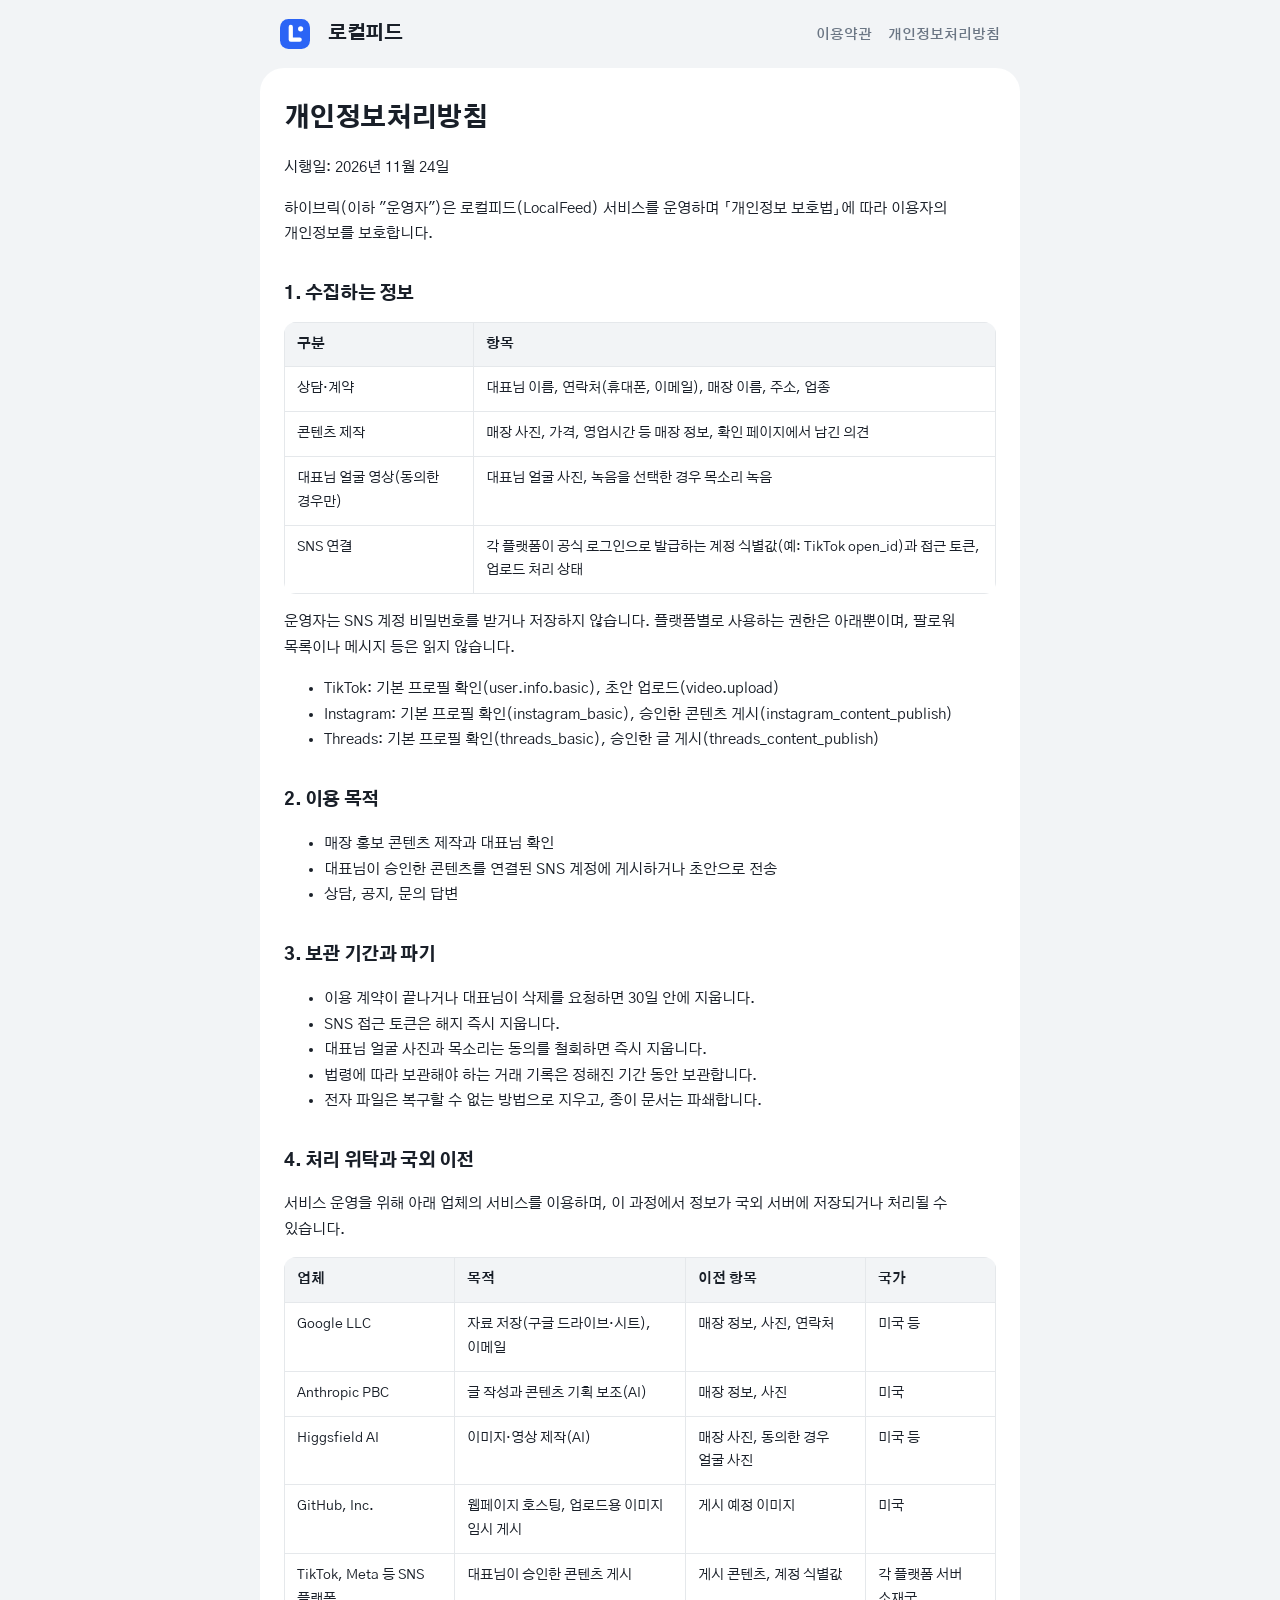
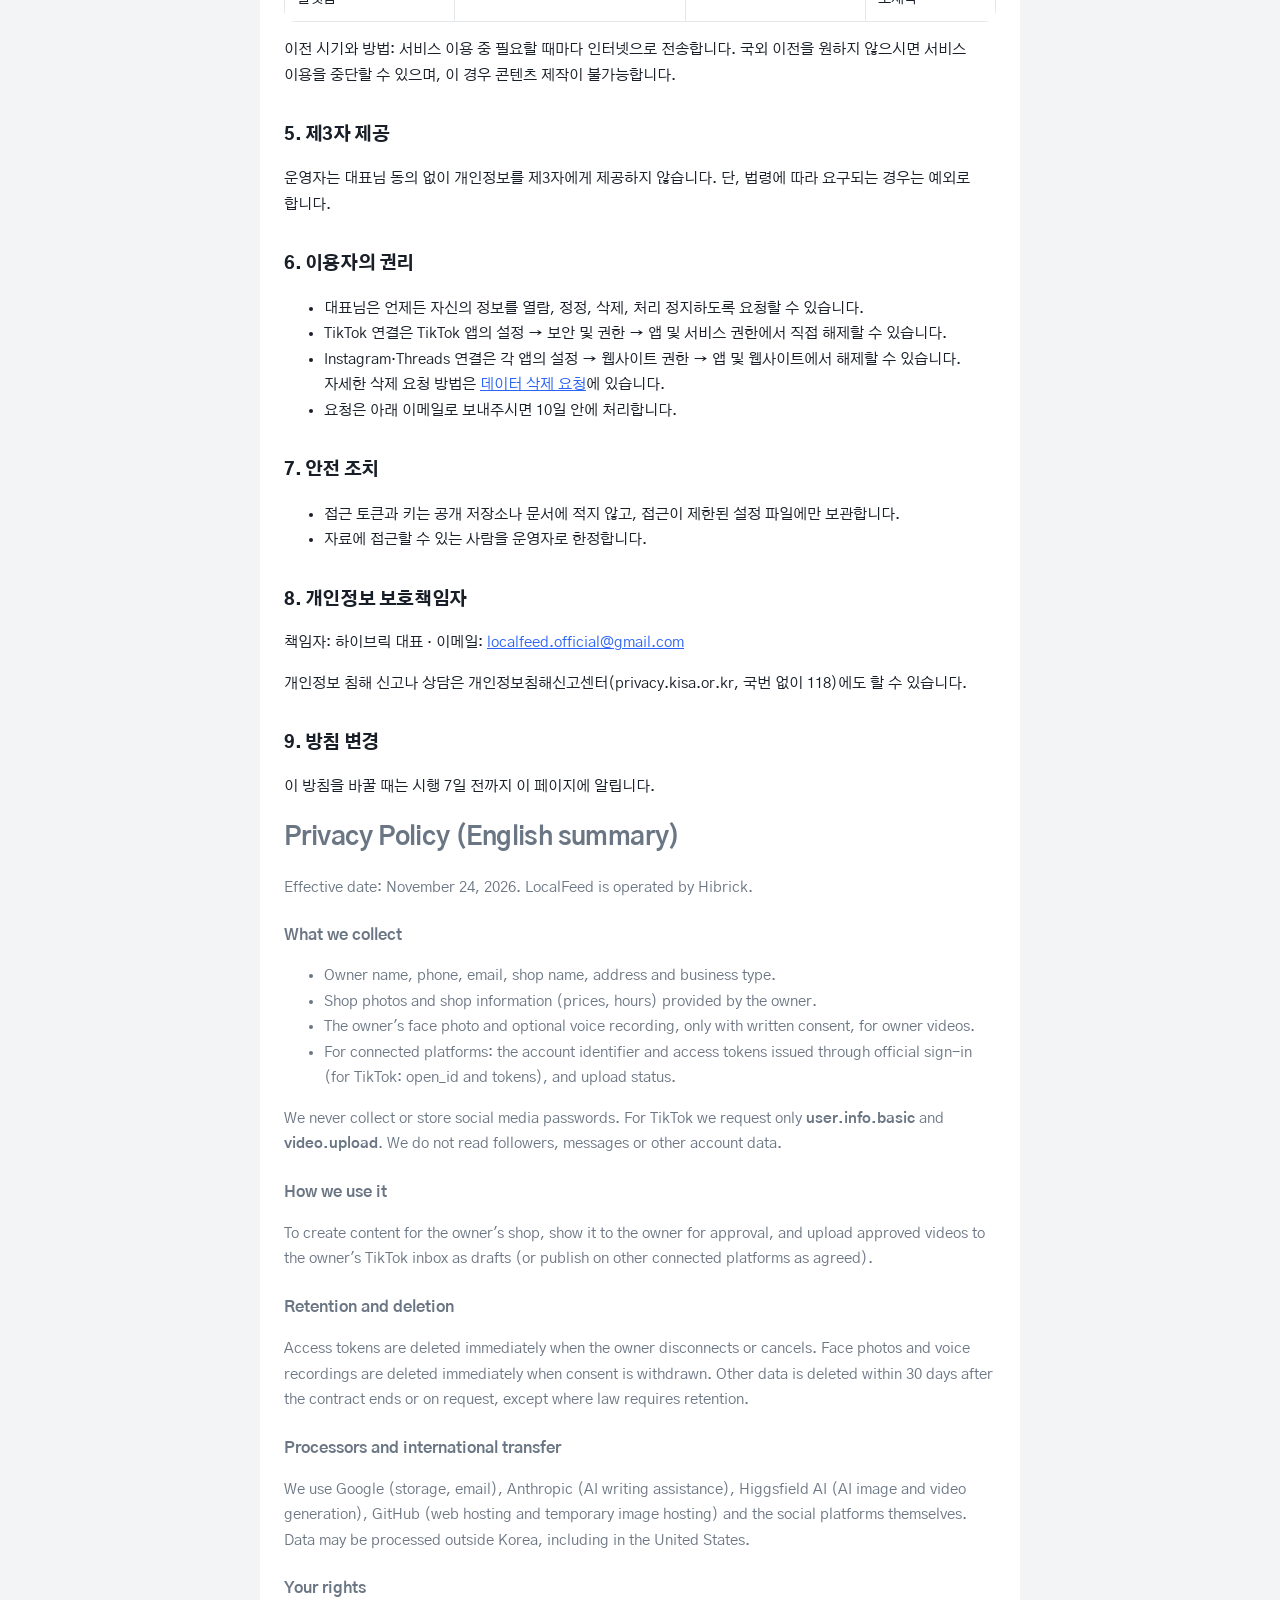
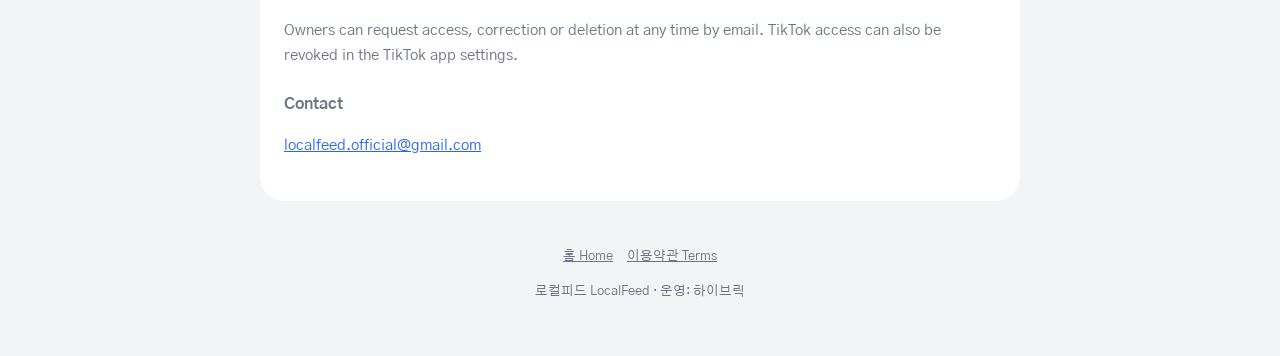
<file: privacy.html>
<!DOCTYPE html>
<html lang="ko">
<head>
<meta charset="utf-8">
<meta name="viewport" content="width=device-width,initial-scale=1">
<title>개인정보처리방침 · 로컬피드 LocalFeed</title>
<link rel="icon" href="icons/logo.svg">
<link rel="stylesheet" href="style.css">
</head>
<body>
<header>
  <div class="wrap">
    <nav>
      <a class="logo" href="index.html">Local<b>Feed</b></a>
      <div class="links"><a href="terms.html">이용약관</a><a href="privacy.html">개인정보처리방침</a></div>
    </nav>
  </div>
</header>

<main class="wrap doc">
  <h1>개인정보처리방침</h1>
  <p>시행일: 2026년 11월 24일</p>
  <p>하이브릭(이하 "운영자")은 로컬피드(LocalFeed) 서비스를 운영하며 「개인정보 보호법」에 따라 이용자의 개인정보를 보호합니다.</p>

  <h2>1. 수집하는 정보</h2>
  <table>
    <tr><th>구분</th><th>항목</th></tr>
    <tr><td>상담·계약</td><td>대표님 이름, 연락처(휴대폰, 이메일), 매장 이름, 주소, 업종</td></tr>
    <tr><td>콘텐츠 제작</td><td>매장 사진, 가격, 영업시간 등 매장 정보, 확인 페이지에서 남긴 의견</td></tr>
    <tr><td>대표님 얼굴 영상(동의한 경우만)</td><td>대표님 얼굴 사진, 녹음을 선택한 경우 목소리 녹음</td></tr>
    <tr><td>SNS 연결</td><td>각 플랫폼이 공식 로그인으로 발급하는 계정 식별값(예: TikTok open_id)과 접근 토큰, 업로드 처리 상태</td></tr>
  </table>
  <p>운영자는 SNS 계정 비밀번호를 받거나 저장하지 않습니다. 플랫폼별로 사용하는 권한은 아래뿐이며, 팔로워 목록이나 메시지 등은 읽지 않습니다.</p>
  <ul>
    <li>TikTok: 기본 프로필 확인(user.info.basic), 초안 업로드(video.upload)</li>
    <li>Instagram: 기본 프로필 확인(instagram_basic), 승인한 콘텐츠 게시(instagram_content_publish)</li>
    <li>Threads: 기본 프로필 확인(threads_basic), 승인한 글 게시(threads_content_publish)</li>
  </ul>

  <h2>2. 이용 목적</h2>
  <ul>
    <li>매장 홍보 콘텐츠 제작과 대표님 확인</li>
    <li>대표님이 승인한 콘텐츠를 연결된 SNS 계정에 게시하거나 초안으로 전송</li>
    <li>상담, 공지, 문의 답변</li>
  </ul>

  <h2>3. 보관 기간과 파기</h2>
  <ul>
    <li>이용 계약이 끝나거나 대표님이 삭제를 요청하면 30일 안에 지웁니다.</li>
    <li>SNS 접근 토큰은 해지 즉시 지웁니다.</li>
    <li>대표님 얼굴 사진과 목소리는 동의를 철회하면 즉시 지웁니다.</li>
    <li>법령에 따라 보관해야 하는 거래 기록은 정해진 기간 동안 보관합니다.</li>
    <li>전자 파일은 복구할 수 없는 방법으로 지우고, 종이 문서는 파쇄합니다.</li>
  </ul>

  <h2>4. 처리 위탁과 국외 이전</h2>
  <p>서비스 운영을 위해 아래 업체의 서비스를 이용하며, 이 과정에서 정보가 국외 서버에 저장되거나 처리될 수 있습니다.</p>
  <table>
    <tr><th>업체</th><th>목적</th><th>이전 항목</th><th>국가</th></tr>
    <tr><td>Google LLC</td><td>자료 저장(구글 드라이브·시트), 이메일</td><td>매장 정보, 사진, 연락처</td><td>미국 등</td></tr>
    <tr><td>Anthropic PBC</td><td>글 작성과 콘텐츠 기획 보조(AI)</td><td>매장 정보, 사진</td><td>미국</td></tr>
    <tr><td>Higgsfield AI</td><td>이미지·영상 제작(AI)</td><td>매장 사진, 동의한 경우 얼굴 사진</td><td>미국 등</td></tr>
    <tr><td>GitHub, Inc.</td><td>웹페이지 호스팅, 업로드용 이미지 임시 게시</td><td>게시 예정 이미지</td><td>미국</td></tr>
    <tr><td>TikTok, Meta 등 SNS 플랫폼</td><td>대표님이 승인한 콘텐츠 게시</td><td>게시 콘텐츠, 계정 식별값</td><td>각 플랫폼 서버 소재국</td></tr>
  </table>
  <p>이전 시기와 방법: 서비스 이용 중 필요할 때마다 인터넷으로 전송합니다. 국외 이전을 원하지 않으시면 서비스 이용을 중단할 수 있으며, 이 경우 콘텐츠 제작이 불가능합니다.</p>

  <h2>5. 제3자 제공</h2>
  <p>운영자는 대표님 동의 없이 개인정보를 제3자에게 제공하지 않습니다. 단, 법령에 따라 요구되는 경우는 예외로 합니다.</p>

  <h2>6. 이용자의 권리</h2>
  <ul>
    <li>대표님은 언제든 자신의 정보를 열람, 정정, 삭제, 처리 정지하도록 요청할 수 있습니다.</li>
    <li>TikTok 연결은 TikTok 앱의 설정 → 보안 및 권한 → 앱 및 서비스 권한에서 직접 해제할 수 있습니다.</li>
    <li>Instagram·Threads 연결은 각 앱의 설정 → 웹사이트 권한 → 앱 및 웹사이트에서 해제할 수 있습니다. 자세한 삭제 요청 방법은 <a href="data-deletion.html">데이터 삭제 요청</a>에 있습니다.</li>
    <li>요청은 아래 이메일로 보내주시면 10일 안에 처리합니다.</li>
  </ul>

  <h2>7. 안전 조치</h2>
  <ul>
    <li>접근 토큰과 키는 공개 저장소나 문서에 적지 않고, 접근이 제한된 설정 파일에만 보관합니다.</li>
    <li>자료에 접근할 수 있는 사람을 운영자로 한정합니다.</li>
  </ul>

  <h2>8. 개인정보 보호책임자</h2>
  <p>책임자: 하이브릭 대표 · 이메일: <a href="mailto:localfeed.official@gmail.com">localfeed.official@gmail.com</a></p>
  <p>개인정보 침해 신고나 상담은 개인정보침해신고센터(privacy.kisa.or.kr, 국번 없이 118)에도 할 수 있습니다.</p>

  <h2>9. 방침 변경</h2>
  <p>이 방침을 바꿀 때는 시행 7일 전까지 이 페이지에 알립니다.</p>

  <div class="en">
    <h1>Privacy Policy (English summary)</h1>
    <p>Effective date: November 24, 2026. LocalFeed is operated by Hibrick.</p>
    <h3>What we collect</h3>
    <ul>
      <li>Owner name, phone, email, shop name, address and business type.</li>
      <li>Shop photos and shop information (prices, hours) provided by the owner.</li>
      <li>The owner's face photo and optional voice recording, only with written consent, for owner videos.</li>
      <li>For connected platforms: the account identifier and access tokens issued through official sign-in (for TikTok: open_id and tokens), and upload status.</li>
    </ul>
    <p>We never collect or store social media passwords. For TikTok we request only <b>user.info.basic</b> and <b>video.upload</b>. We do not read followers, messages or other account data.</p>
    <h3>How we use it</h3>
    <p>To create content for the owner's shop, show it to the owner for approval, and upload approved videos to the owner's TikTok inbox as drafts (or publish on other connected platforms as agreed).</p>
    <h3>Retention and deletion</h3>
    <p>Access tokens are deleted immediately when the owner disconnects or cancels. Face photos and voice recordings are deleted immediately when consent is withdrawn. Other data is deleted within 30 days after the contract ends or on request, except where law requires retention.</p>
    <h3>Processors and international transfer</h3>
    <p>We use Google (storage, email), Anthropic (AI writing assistance), Higgsfield AI (AI image and video generation), GitHub (web hosting and temporary image hosting) and the social platforms themselves. Data may be processed outside Korea, including in the United States.</p>
    <h3>Your rights</h3>
    <p>Owners can request access, correction or deletion at any time by email. TikTok access can also be revoked in the TikTok app settings.</p>
    <h3>Contact</h3>
    <p><a href="mailto:localfeed.official@gmail.com">localfeed.official@gmail.com</a></p>
  </div>
</main>

<footer>
  <div class="wrap">
    <p><a href="index.html">홈 Home</a><a href="terms.html">이용약관 Terms</a></p>
    <p>로컬피드 LocalFeed · 운영: 하이브릭</p>
  </div>
</footer>
</body>
</html>
</file>
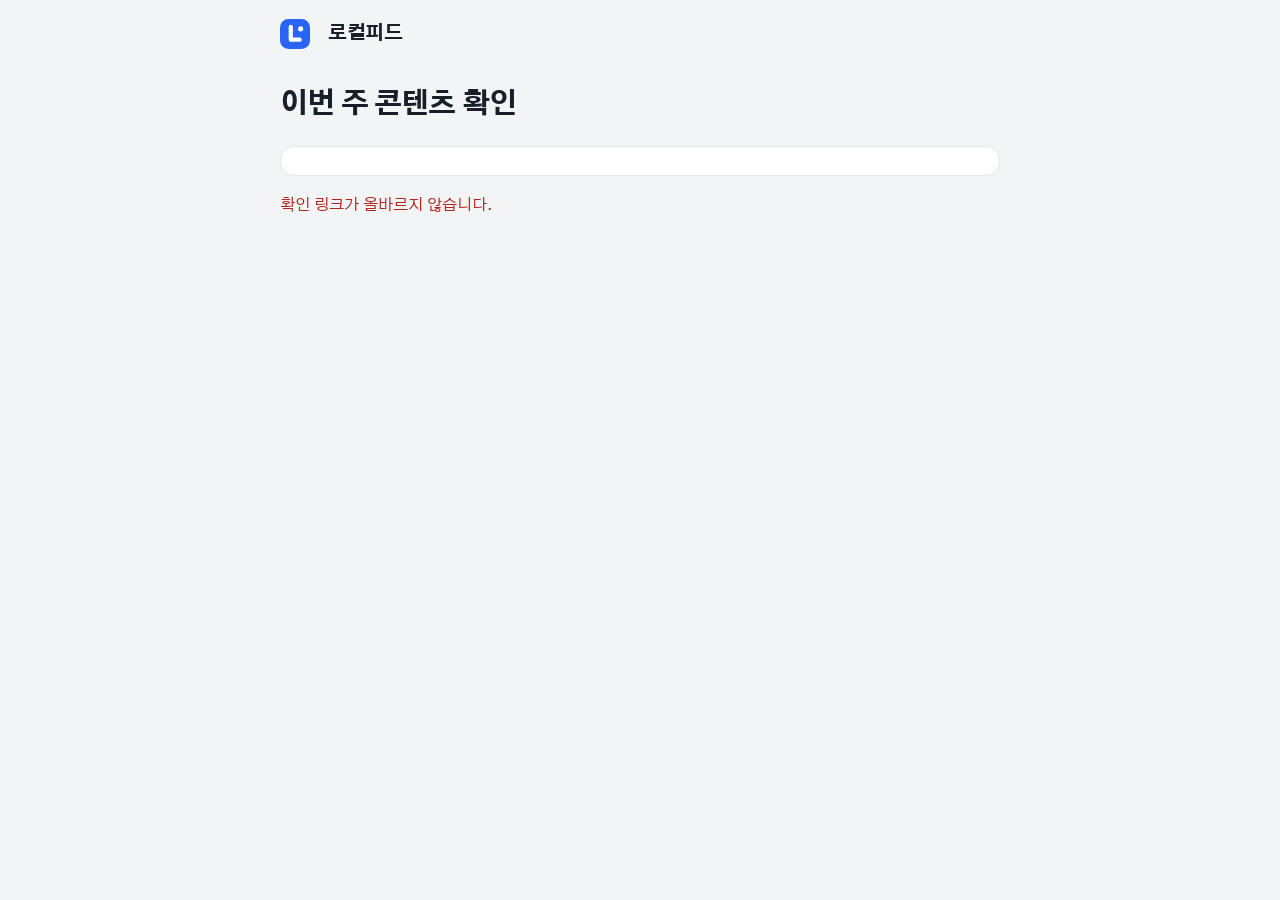
<file: review.html>
<!DOCTYPE html>
<html lang="ko">
<head>
<meta charset="utf-8">
<meta name="viewport" content="width=device-width,initial-scale=1">
<meta name="robots" content="noindex">
<title>콘텐츠 확인 · 로컬피드 LocalFeed</title>
<link rel="icon" href="icons/logo.svg">
<link rel="stylesheet" href="style.css">
<style>
.acct{background:#fff;border:1px solid var(--line);border-radius:14px;padding:14px 18px;margin:16px 0;font-size:15px}
.item{background:#fff;border:1px solid var(--line);border-radius:18px;padding:18px;margin-bottom:22px}
.item h3{margin:0 0 10px}
.player{position:relative;width:100%;max-width:360px;aspect-ratio:9/16;border-radius:12px;overflow:hidden;background:#000}
.player iframe{position:absolute;inset:0;width:100%;height:100%;border:0}
.row{display:flex;gap:10px;margin-top:14px;flex-wrap:wrap}
.b{border:0;border-radius:999px;padding:13px 22px;font-weight:800;font-size:16px;cursor:pointer}
.yes{background:var(--navy);color:var(--yellow)}
.no{background:#fff;color:var(--navy);border:2px solid var(--navy)}
.tag{display:inline-block;border-radius:999px;padding:3px 12px;font-size:13px;font-weight:800;background:#f4efe0}
.tag.done{background:#d8f3e3;color:#1e6b3f}
.tag.fail{background:#fde2e0;color:#b3261e}
textarea{width:100%;min-height:80px;margin-top:10px;border:1px solid var(--line);border-radius:10px;padding:10px;font:inherit}
.note{margin-top:10px}
.err{color:#b3261e}
</style>
</head>
<body>
<header>
  <div class="wrap"><nav><a class="logo" href="index.html">Local<b>Feed</b></a></nav></div>
</header>
<main class="wrap">
  <h1>이번 주 콘텐츠 확인</h1>
  <p id="storeName"></p>
  <div class="acct" id="acct"></div>
  <div id="list"><p>불러오는 중…</p></div>
  <p id="err" class="err" hidden></p>
</main>
<script src="config.js"></script>
<script>
(function(){
  var q=new URLSearchParams(location.search);
  var store=q.get('store'), key=q.get('key');
  var list=document.getElementById('list');
  var LABEL={'대기':'확인 대기','올리는중':'보내는 중','초안전송':'틱톡 초안함으로 보냄','게시완료':'게시 완료','수정요청':'수정 요청함','실패':'보내기 실패'};
  function err(t){var e=document.getElementById('err');e.hidden=false;e.textContent=t;}
  function el(tag,cls,text){var x=document.createElement(tag);if(cls)x.className=cls;if(text!=null)x.textContent=text;return x;}

  function render(r){
    document.getElementById('storeName').textContent=r.store;
    document.getElementById('acct').textContent=r.connected
      ? '연결된 틱톡 계정: '+(r.tiktok||'연결됨')+' · 좋아요를 누르면 이 계정의 초안함으로 갑니다.'
      : '틱톡이 아직 연결되지 않았습니다. 담당자가 보내드린 연결 링크를 먼저 열어 주세요.';
    list.innerHTML='';
    if(!r.videos.length){list.appendChild(el('p',null,'확인할 영상이 없습니다.'));return;}
    r.videos.forEach(function(v){
      var box=el('div','item');
      box.appendChild(el('h3',null,v.title||'영상'));
      var tag=el('span','tag'+(v.status==='초안전송'||v.status==='게시완료'?' done':v.status==='실패'?' fail':''),LABEL[v.status]||v.status);
      box.appendChild(tag);
      var p=el('div','player'); var f=document.createElement('iframe'); f.src=v.preview; f.allow='autoplay'; p.appendChild(f);
      var wrap=el('div'); wrap.style.marginTop='12px'; wrap.appendChild(p); box.appendChild(wrap);
      if(v.memo) box.appendChild(el('p','note',(v.status==='실패'?'사유: ':'요청 내용: ')+v.memo));
      if(v.status==='대기'||v.status==='실패'||v.status==='수정요청'){
        var row=el('div','row');
        var yes=el('button','b yes','좋아요 · 틱톡 초안함으로 보내기');
        var no=el('button','b no','바꿔주세요');
        row.appendChild(yes);row.appendChild(no);box.appendChild(row);
        var ta=el('textarea');ta.placeholder='어떻게 바꿀지 적어 주세요';ta.hidden=true;box.appendChild(ta);
        var send=el('button','b no','수정 요청 보내기');send.hidden=true;send.style.marginTop='8px';box.appendChild(send);
        yes.onclick=function(){
          if(!r.connected){alert('틱톡을 먼저 연결해 주세요.');return;}
          yes.disabled=no.disabled=true;yes.textContent='틱톡으로 보내는 중…';
          lfApi({action:'approve',store:store,key:key,id:v.id}).then(function(x){
            if(!x.ok) throw new Error(x.error);
            alert('틱톡 초안함으로 보냈습니다.\n틱톡 앱 알림(받은편지함)을 눌러 확인하고 게시해 주세요.');
            load();
          }).catch(function(e){alert('보내지 못했습니다: '+e.message);load();});
        };
        no.onclick=function(){ta.hidden=false;send.hidden=false;ta.focus();};
        send.onclick=function(){
          send.disabled=true;
          lfApi({action:'revise',store:store,key:key,id:v.id,memo:ta.value}).then(function(x){
            if(!x.ok) throw new Error(x.error); load();
          }).catch(function(e){alert(e.message);send.disabled=false;});
        };
      }
      if(v.status==='초안전송'){
        box.appendChild(el('p','note','틱톡 앱의 받은편지함 알림을 눌러 게시를 마쳐 주세요.'));
      }
      list.appendChild(box);
    });
  }
  function load(){
    lfApi({action:'list',store:store,key:key}).then(function(r){if(!r.ok) throw new Error(r.error);render(r);})
      .catch(function(e){list.innerHTML='';err(e.message);});
  }
  if(!store||!key){list.innerHTML='';err('확인 링크가 올바르지 않습니다.');return;}
  load();
})();
</script>
</body>
</html>
</file>
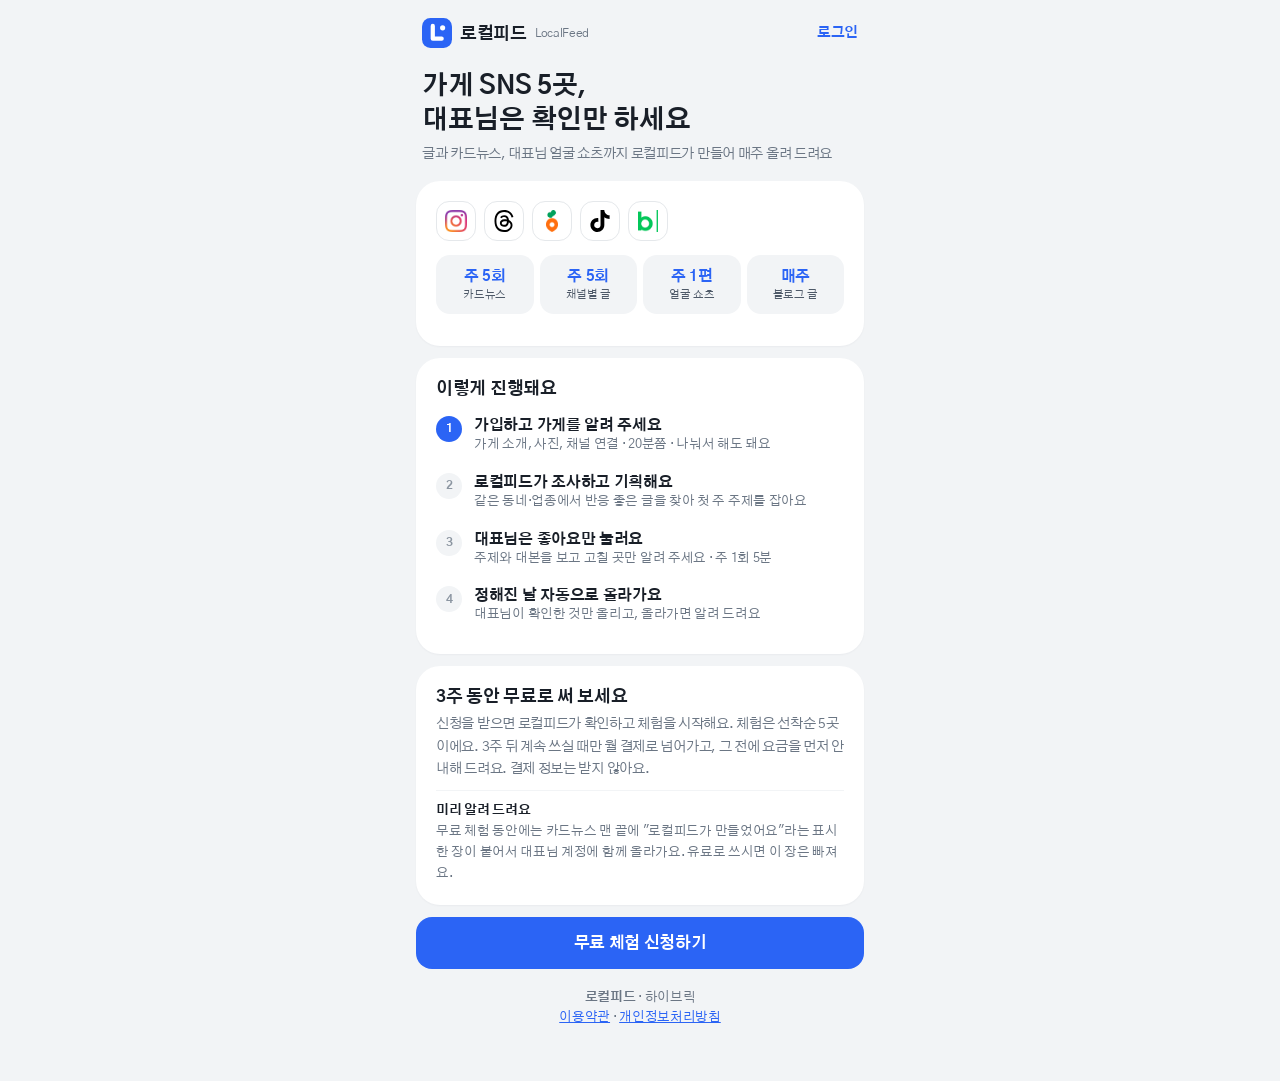
<file: start.html>
<!DOCTYPE html>
<html lang="ko">
<head>
<meta charset="utf-8">
<meta name="viewport" content="width=device-width,initial-scale=1">
<title>로컬피드 · 동네 가게 SNS를 대신 올려 드려요</title>
<meta name="description" content="인스타그램, 스레드, 당근, 틱톡, 네이버 블로그. 대표님은 확인만 하세요. 3주 무료 체험.">
<link rel="icon" href="icons/logo.svg">
<link rel="stylesheet" href="a.css?v=1128a">
</head>
<body>
<div class="phone">
  <div class="brand"><img src="icons/logo.svg" alt=""><b>로컬피드</b><span>LocalFeed</span><a href="#login" id="toLogin" style="margin-left:auto;font-size:14px;font-weight:700;color:var(--b);text-decoration:none">로그인</a></div>

  <div id="intro">
    <div class="top"><h1>가게 SNS 5곳,<br>대표님은 확인만 하세요</h1><p>글과 카드뉴스, 대표님 얼굴 쇼츠까지 로컬피드가 만들어 매주 올려 드려요</p></div>

    <div class="card">
      <div class="logos" style="margin-top:0">
        <div class="tile logo"><img src="icons/instagram.png" alt="인스타그램"></div>
        <div class="tile logo"><img src="icons/threads.svg" alt="스레드"></div>
        <div class="tile logo"><img src="icons/daangn.png" alt="당근"></div>
        <div class="tile logo"><img src="icons/tiktok.svg" alt="틱톡"></div>
        <div class="tile logo"><img src="icons/naver-blog.png" alt="네이버 블로그"></div>
      </div>
      <div class="get"><div><b>주 5회</b><span>카드뉴스</span></div><div><b>주 5회</b><span>채널별 글</span></div><div><b>주 1편</b><span>얼굴 쇼츠</span></div><div><b>매주</b><span>블로그 글</span></div></div>
      <div class="ex" id="ex"></div><small class="exn" id="exn">예시 · 샘플 매장으로 만든 것</small>
    </div>

    <div class="card svc">
      <b style="font-size:17px">이렇게 진행돼요</b>
      <div class="flow on" style="margin-top:8px"><i>1</i><div><b>가입하고 가게를 알려 주세요</b><small>가게 소개, 사진, 채널 연결 · 20분쯤 · 나눠서 해도 돼요</small></div></div>
      <div class="flow"><i>2</i><div><b>로컬피드가 조사하고 기획해요</b><small>같은 동네·업종에서 반응 좋은 글을 찾아 첫 주 주제를 잡아요</small></div></div>
      <div class="flow"><i>3</i><div><b>대표님은 좋아요만 눌러요</b><small>주제와 대본을 보고 고칠 곳만 알려 주세요 · 주 1회 5분</small></div></div>
      <div class="flow"><i>4</i><div><b>정해진 날 자동으로 올라가요</b><small>대표님이 확인한 것만 올리고, 올라가면 알려 드려요</small></div></div>
    </div>

    <div class="card">
      <b style="font-size:17px">3주 동안 무료로 써 보세요</b>
      <small style="display:block;color:var(--s);font-size:14px;line-height:1.6;margin-top:6px">신청을 받으면 로컬피드가 확인하고 체험을 시작해요. 체험은 선착순 5곳이에요. 3주 뒤 계속 쓰실 때만 월 결제로 넘어가고, 그 전에 요금을 먼저 안내해 드려요. 결제 정보는 받지 않아요.</small>
      <small style="display:block;color:var(--s);font-size:13px;line-height:1.6;margin-top:10px;padding-top:10px;border-top:1px solid var(--bg)"><b style="color:var(--t)">미리 알려 드려요</b><br>무료 체험 동안에는 카드뉴스 맨 끝에 "로컬피드가 만들었어요"라는 표시 한 장이 붙어서 대표님 계정에 함께 올라가요. 유료로 쓰시면 이 장은 빠져요.</small>
    </div>
    <a class="btn" href="#join" id="toJoin">무료 체험 신청하기</a>
  </div>

  <div id="form" hidden>
    <div class="top"><h1 id="fh">무료 체험 신청</h1><p id="fs">1분이면 돼요. 가게 이야기는 가입한 뒤에 천천히 알려 주세요</p></div>
    <div class="card">
      <div class="seg"><button data-m="join" class="on">처음이에요</button><button data-m="login">가입했어요</button></div>
      <form id="f">
        <div id="jf">
          <label class="fld"><span>가게 이름</span><input class="in" id="name" maxlength="40" placeholder="예: 결 헤어" autocomplete="organization"></label>
          <label class="fld"><span>업종</span><input class="in" id="ind" maxlength="20" placeholder="예: 미용실, 카페, 필라테스"></label>
          <label class="fld"><span>동네 <em style="font-style:normal;font-weight:400;color:var(--s)">(온라인만 하시면 "온라인")</em></span><input class="in" id="dong" maxlength="20" placeholder="예: 성수동"></label>
        </div>
        <label class="fld"><span>대표님 휴대폰 번호</span><input class="in" id="phone" inputmode="tel" autocomplete="tel" placeholder="010-0000-0000"></label>
        <label class="fld"><span id="pl">비밀번호 정하기 (숫자 4~6자리)</span><input class="in" id="pin" type="password" inputmode="numeric" maxlength="6" placeholder="숫자만"></label>
        <label id="ag" style="display:flex;gap:10px;align-items:flex-start;font-size:13px;color:#4E5968;line-height:1.55;margin:4px 0 14px;cursor:pointer"><input type="checkbox" id="agree" style="width:20px;height:20px;flex:none;margin-top:1px"><span><b>개인정보 수집·이용과 아래 안내에 동의해요</b><br>무료 체험 동안 카드뉴스 끝에 로컬피드 표시 한 장이 붙어요(유료에서는 빠져요).<br><b>개인정보</b><br>항목: 가게 이름, 업종, 동네, 휴대폰 번호 · 목적: 서비스 제공과 안내 연락 · 보관: 이용을 끝내면 지워요 · 동의하지 않으면 신청할 수 없어요 · <a href="privacy.html" target="_blank">자세히</a></span></label>
        <p class="msg" id="msg"></p>
        <button class="btn" id="go">신청하고 시작하기</button>
      </form>
      <small id="hint" style="display:block;margin-top:12px;color:var(--s);font-size:13px">비밀번호는 다음에 들어올 때만 써요. SNS 비밀번호는 묻지 않아요.</small>
    </div>
    <a href="#" id="back" style="display:block;text-align:center;font-size:14px;color:var(--s);padding:6px">← 서비스 안내 다시 보기</a>
  </div>

  <p class="foot"><b>로컬피드</b> · 하이브릭<br><a href="terms.html">이용약관</a> · <a href="privacy.html">개인정보처리방침</a></p>
</div>
<script src="config.js"></script>
<script>
(function(){
  var $=function(i){return document.getElementById(i)}, LS=window.localStorage, mode='join';
  try{ if(LS.getItem('lf_store')&&LS.getItem('lf_key')){ location.replace('my.html'); return; } }catch(e){}
  var EX='https://d2ol7oe51mr4n9.cloudfront.net/user_3HMG7NwHVDNp5QwWEFS4eKzc3Dg/';
  [['26796baf-f39d-4ed2-990c-11f057e4102b.jpg','카드뉴스는 이렇게'],['d54ad1cb-e978-45fa-8ada-8fe9a2756814.jpg','얼굴 쇼츠는 이렇게']].forEach(function(x){
    var f=document.createElement('figure'), im=new Image(), c=document.createElement('figcaption');
    im.alt=''; im.onerror=function(){ f.remove(); if(!$('ex').children.length) $('exn').hidden=true; }; im.src=EX+x[0]; c.textContent=x[1]; f.appendChild(im); f.appendChild(c); $('ex').appendChild(f);
  });
  function show(m){
    var form=(m==='join'||m==='login'); $('intro').hidden=form; $('form').hidden=!form; if(!form) return;
    mode=m; var j=m==='join';
    $('jf').hidden=!j; $('ag').hidden=!j; $('hint').hidden=!j;
    $('fh').textContent=j?'무료 체험 신청':'로그인'; $('fs').textContent=j?'1분이면 돼요. 가게 이야기는 가입한 뒤에 천천히 알려 주세요':'가입할 때 적은 번호와 비밀번호로 들어와요';
    $('pl').textContent=j?'비밀번호 정하기 (숫자 4~6자리)':'비밀번호'; $('go').textContent=j?'신청하고 시작하기':'로그인'; $('pin').autocomplete=j?'new-password':'current-password'; $('msg').textContent='';
    [].forEach.call(document.querySelectorAll('.seg button'),function(b){b.className=b.dataset.m===m?'on':'';});
    window.scrollTo(0,0);
  }
  function route(){ var h=location.hash.slice(1); show(h==='join'||h==='login'?h:''); }
  window.addEventListener('hashchange',route);
  [].forEach.call(document.querySelectorAll('.seg button'),function(b){b.onclick=function(){location.hash=b.dataset.m;};});
  $('back').onclick=function(e){e.preventDefault();location.hash='';};
  $('f').onsubmit=function(e){
    e.preventDefault(); var b=$('go'), t=b.textContent, M=$('msg'); M.textContent='';
    var body=mode==='join'?{action:'owner_signup',name:$('name').value,industry:$('ind').value,dong:$('dong').value,phone:$('phone').value,pin:$('pin').value,agree:$('agree').checked?'1':''}:{action:'owner_login',phone:$('phone').value,pin:$('pin').value};
    if(mode==='join'&&!$('name').value.trim()){M.textContent='가게 이름을 적어 주세요.';return;}
    if(!/^\d{4,6}$/.test($('pin').value)){M.textContent='비밀번호는 숫자 4~6자리예요.';return;}
    if(mode==='join'&&!$('agree').checked){M.textContent='안내를 읽고 동의에 체크해 주세요.';return;}
    b.disabled=true; b.textContent='확인 중…';
    lfApi(body).then(function(r){ if(!r.ok) throw new Error(r.error); try{LS.setItem('lf_store',r.store);LS.setItem('lf_key',r.key);}catch(e){ location.replace('my.html?store='+encodeURIComponent(r.store)+'&key='+encodeURIComponent(r.key)); return; } location.replace('my.html'); })
      .catch(function(e){ M.textContent=e.message||'잠시 뒤 다시 해 주세요.'; b.disabled=false; b.textContent=t; });
  };
  route();
})();
</script>
</body>
</html>
</file>
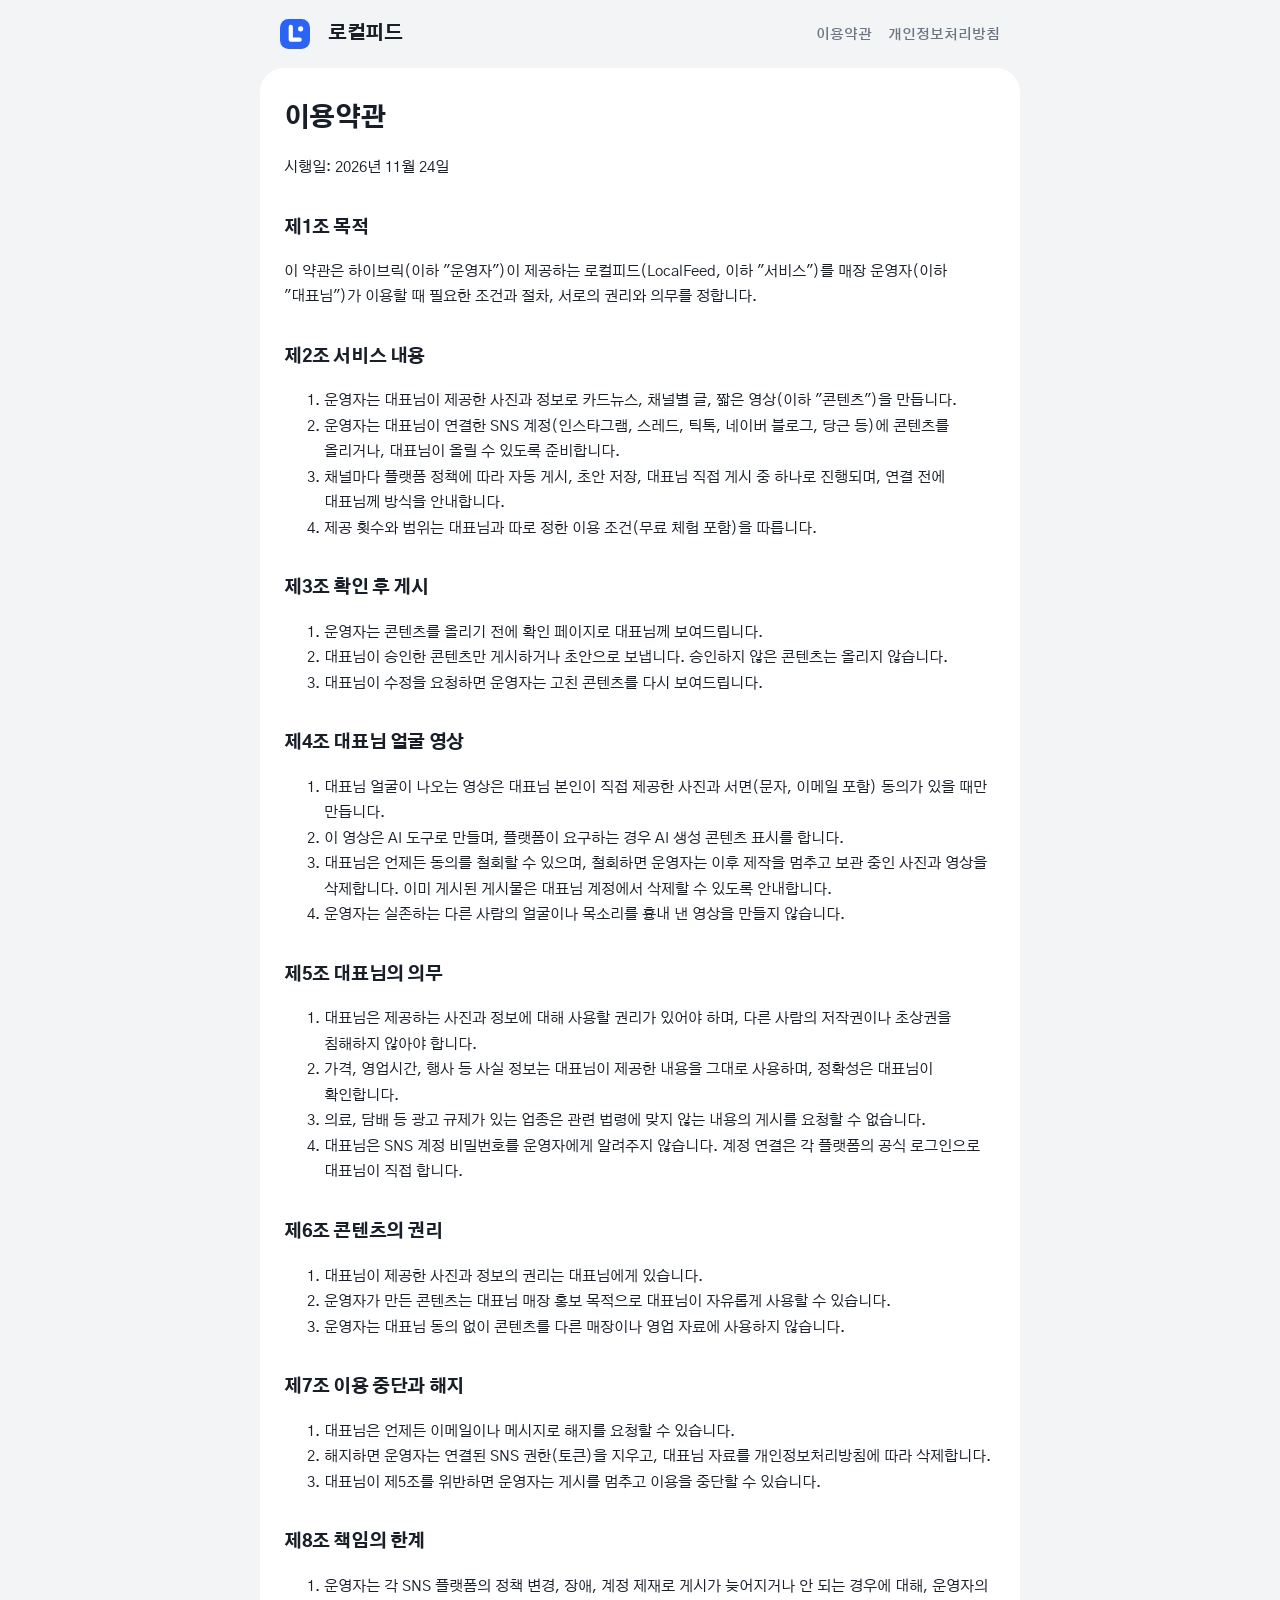
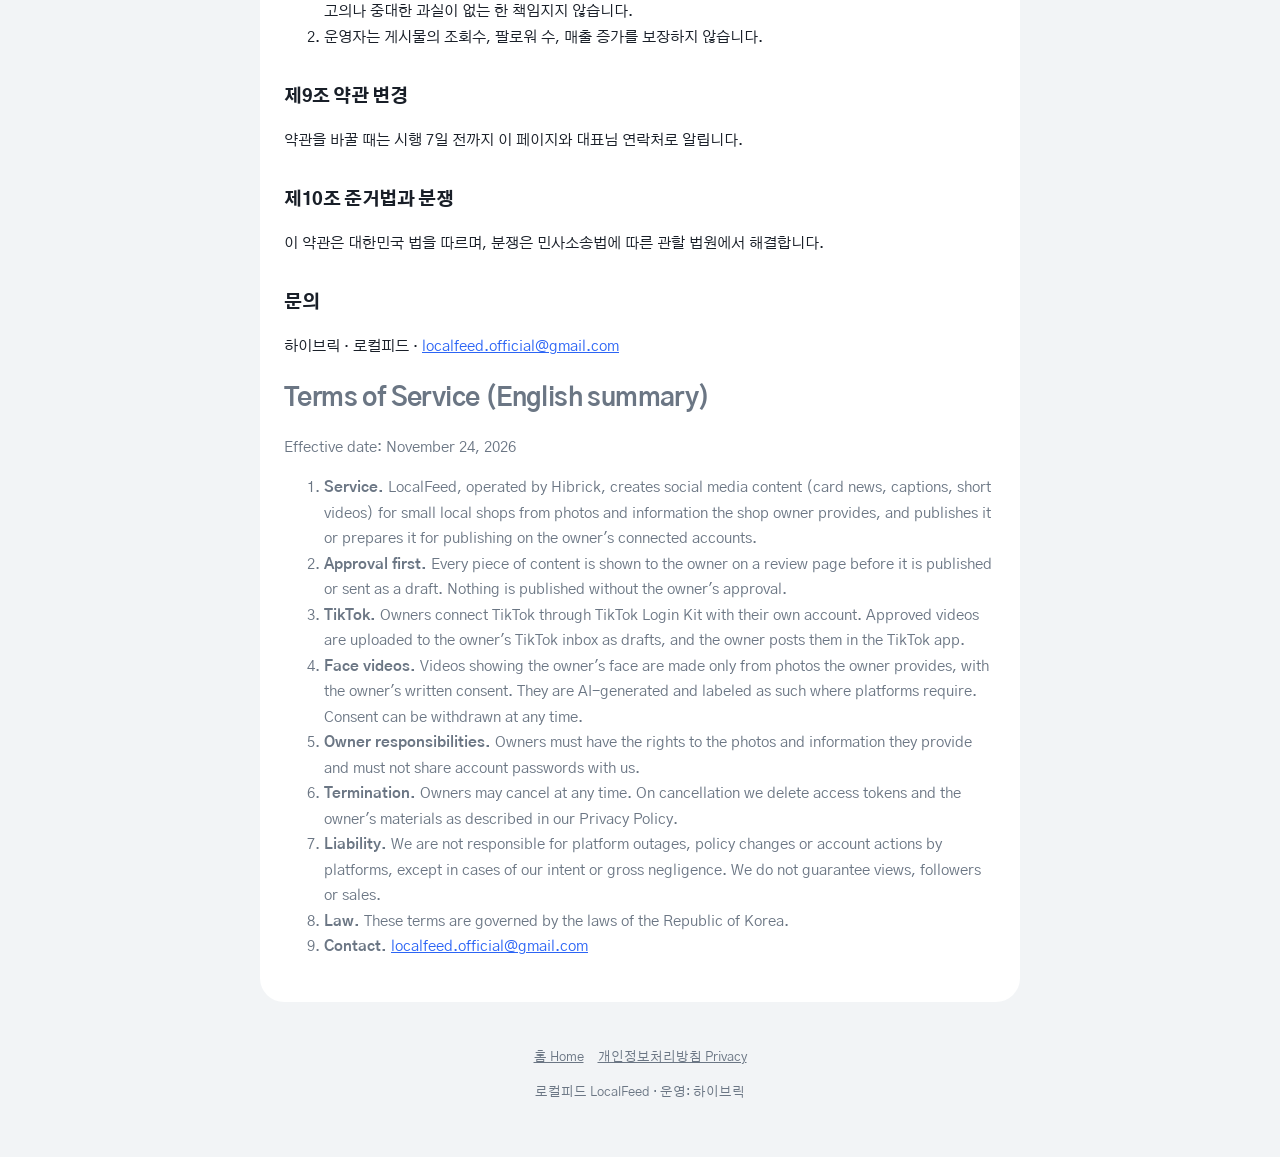
<file: terms.html>
<!DOCTYPE html>
<html lang="ko">
<head>
<meta charset="utf-8">
<meta name="viewport" content="width=device-width,initial-scale=1">
<title>이용약관 · 로컬피드 LocalFeed</title>
<link rel="icon" href="icons/logo.svg">
<link rel="stylesheet" href="style.css">
</head>
<body>
<header>
  <div class="wrap">
    <nav>
      <a class="logo" href="index.html">Local<b>Feed</b></a>
      <div class="links"><a href="terms.html">이용약관</a><a href="privacy.html">개인정보처리방침</a></div>
    </nav>
  </div>
</header>

<main class="wrap doc">
  <h1>이용약관</h1>
  <p>시행일: 2026년 11월 24일</p>

  <h2>제1조 목적</h2>
  <p>이 약관은 하이브릭(이하 "운영자")이 제공하는 로컬피드(LocalFeed, 이하 "서비스")를 매장 운영자(이하 "대표님")가 이용할 때 필요한 조건과 절차, 서로의 권리와 의무를 정합니다.</p>

  <h2>제2조 서비스 내용</h2>
  <ol>
    <li>운영자는 대표님이 제공한 사진과 정보로 카드뉴스, 채널별 글, 짧은 영상(이하 "콘텐츠")을 만듭니다.</li>
    <li>운영자는 대표님이 연결한 SNS 계정(인스타그램, 스레드, 틱톡, 네이버 블로그, 당근 등)에 콘텐츠를 올리거나, 대표님이 올릴 수 있도록 준비합니다.</li>
    <li>채널마다 플랫폼 정책에 따라 자동 게시, 초안 저장, 대표님 직접 게시 중 하나로 진행되며, 연결 전에 대표님께 방식을 안내합니다.</li>
    <li>제공 횟수와 범위는 대표님과 따로 정한 이용 조건(무료 체험 포함)을 따릅니다.</li>
  </ol>

  <h2>제3조 확인 후 게시</h2>
  <ol>
    <li>운영자는 콘텐츠를 올리기 전에 확인 페이지로 대표님께 보여드립니다.</li>
    <li>대표님이 승인한 콘텐츠만 게시하거나 초안으로 보냅니다. 승인하지 않은 콘텐츠는 올리지 않습니다.</li>
    <li>대표님이 수정을 요청하면 운영자는 고친 콘텐츠를 다시 보여드립니다.</li>
  </ol>

  <h2>제4조 대표님 얼굴 영상</h2>
  <ol>
    <li>대표님 얼굴이 나오는 영상은 대표님 본인이 직접 제공한 사진과 서면(문자, 이메일 포함) 동의가 있을 때만 만듭니다.</li>
    <li>이 영상은 AI 도구로 만들며, 플랫폼이 요구하는 경우 AI 생성 콘텐츠 표시를 합니다.</li>
    <li>대표님은 언제든 동의를 철회할 수 있으며, 철회하면 운영자는 이후 제작을 멈추고 보관 중인 사진과 영상을 삭제합니다. 이미 게시된 게시물은 대표님 계정에서 삭제할 수 있도록 안내합니다.</li>
    <li>운영자는 실존하는 다른 사람의 얼굴이나 목소리를 흉내 낸 영상을 만들지 않습니다.</li>
  </ol>

  <h2>제5조 대표님의 의무</h2>
  <ol>
    <li>대표님은 제공하는 사진과 정보에 대해 사용할 권리가 있어야 하며, 다른 사람의 저작권이나 초상권을 침해하지 않아야 합니다.</li>
    <li>가격, 영업시간, 행사 등 사실 정보는 대표님이 제공한 내용을 그대로 사용하며, 정확성은 대표님이 확인합니다.</li>
    <li>의료, 담배 등 광고 규제가 있는 업종은 관련 법령에 맞지 않는 내용의 게시를 요청할 수 없습니다.</li>
    <li>대표님은 SNS 계정 비밀번호를 운영자에게 알려주지 않습니다. 계정 연결은 각 플랫폼의 공식 로그인으로 대표님이 직접 합니다.</li>
  </ol>

  <h2>제6조 콘텐츠의 권리</h2>
  <ol>
    <li>대표님이 제공한 사진과 정보의 권리는 대표님에게 있습니다.</li>
    <li>운영자가 만든 콘텐츠는 대표님 매장 홍보 목적으로 대표님이 자유롭게 사용할 수 있습니다.</li>
    <li>운영자는 대표님 동의 없이 콘텐츠를 다른 매장이나 영업 자료에 사용하지 않습니다.</li>
  </ol>

  <h2>제7조 이용 중단과 해지</h2>
  <ol>
    <li>대표님은 언제든 이메일이나 메시지로 해지를 요청할 수 있습니다.</li>
    <li>해지하면 운영자는 연결된 SNS 권한(토큰)을 지우고, 대표님 자료를 개인정보처리방침에 따라 삭제합니다.</li>
    <li>대표님이 제5조를 위반하면 운영자는 게시를 멈추고 이용을 중단할 수 있습니다.</li>
  </ol>

  <h2>제8조 책임의 한계</h2>
  <ol>
    <li>운영자는 각 SNS 플랫폼의 정책 변경, 장애, 계정 제재로 게시가 늦어지거나 안 되는 경우에 대해, 운영자의 고의나 중대한 과실이 없는 한 책임지지 않습니다.</li>
    <li>운영자는 게시물의 조회수, 팔로워 수, 매출 증가를 보장하지 않습니다.</li>
  </ol>

  <h2>제9조 약관 변경</h2>
  <p>약관을 바꿀 때는 시행 7일 전까지 이 페이지와 대표님 연락처로 알립니다.</p>

  <h2>제10조 준거법과 분쟁</h2>
  <p>이 약관은 대한민국 법을 따르며, 분쟁은 민사소송법에 따른 관할 법원에서 해결합니다.</p>

  <h2>문의</h2>
  <p>하이브릭 · 로컬피드 · <a href="mailto:localfeed.official@gmail.com">localfeed.official@gmail.com</a></p>

  <div class="en">
    <h1>Terms of Service (English summary)</h1>
    <p>Effective date: November 24, 2026</p>
    <ol>
      <li><b>Service.</b> LocalFeed, operated by Hibrick, creates social media content (card news, captions, short videos) for small local shops from photos and information the shop owner provides, and publishes it or prepares it for publishing on the owner's connected accounts.</li>
      <li><b>Approval first.</b> Every piece of content is shown to the owner on a review page before it is published or sent as a draft. Nothing is published without the owner's approval.</li>
      <li><b>TikTok.</b> Owners connect TikTok through TikTok Login Kit with their own account. Approved videos are uploaded to the owner's TikTok inbox as drafts, and the owner posts them in the TikTok app.</li>
      <li><b>Face videos.</b> Videos showing the owner's face are made only from photos the owner provides, with the owner's written consent. They are AI-generated and labeled as such where platforms require. Consent can be withdrawn at any time.</li>
      <li><b>Owner responsibilities.</b> Owners must have the rights to the photos and information they provide and must not share account passwords with us.</li>
      <li><b>Termination.</b> Owners may cancel at any time. On cancellation we delete access tokens and the owner's materials as described in our Privacy Policy.</li>
      <li><b>Liability.</b> We are not responsible for platform outages, policy changes or account actions by platforms, except in cases of our intent or gross negligence. We do not guarantee views, followers or sales.</li>
      <li><b>Law.</b> These terms are governed by the laws of the Republic of Korea.</li>
      <li><b>Contact.</b> <a href="mailto:localfeed.official@gmail.com">localfeed.official@gmail.com</a></li>
    </ol>
  </div>
</main>

<footer>
  <div class="wrap">
    <p><a href="index.html">홈 Home</a><a href="privacy.html">개인정보처리방침 Privacy</a></p>
    <p>로컬피드 LocalFeed · 운영: 하이브릭</p>
  </div>
</footer>
</body>
</html>
</file>
<file: style.css>
/* 로컬피드 공통(안내·약관·연결 화면). 시작하기·운영 화면(a.css)과 같은 색과 모양을 쓴다. */
@import url('https://fonts.googleapis.com/css2?family=Gothic+A1:wght@400;500;600;700;800&family=Noto+Sans+KR:wght@400;500;700&display=swap');
:root{--navy:#191F28;--yellow:#2B64F5;--cream:#F2F4F6;--ink:#191F28;--muted:#6B7684;--line:#E5E8EB;--b:#2B64F5;--soft:#E8F0FF}
*{box-sizing:border-box}
html,body{margin:0}
body{font-family:'Gothic A1','Noto Sans KR',"Apple SD Gothic Neo",system-ui,sans-serif;color:var(--ink);background:var(--cream);line-height:1.7;word-break:keep-all;-webkit-font-smoothing:antialiased}
a{color:var(--b)}
header{background:transparent;color:var(--ink)}
.wrap{max-width:760px;margin:0 auto;padding:0 20px}
nav{display:flex;align-items:center;justify-content:space-between;padding:18px 0}
.logo{display:inline-flex;align-items:center;gap:9px;font-size:0;text-decoration:none;color:var(--ink)}
.logo::before{content:"";width:30px;height:30px;background:url(icons/logo.svg) center/contain no-repeat;flex:none}
.logo::after{content:"로컬피드";font-size:19px;font-weight:800;letter-spacing:-.4px}
.logo b{display:none}
nav .links a{color:var(--muted);text-decoration:none;margin-left:16px;font-size:14px;font-weight:600}
nav .links a.cta{color:var(--b)}
.hero{padding:28px 0 36px}
.hero h1{font-size:34px;line-height:1.3;margin:0 0 14px;letter-spacing:-1px;font-weight:800}
.hero h1 em{font-style:normal;color:var(--b)}
.hero p{font-size:16px;color:var(--muted);margin:0 0 22px;max-width:560px}
.hero .logos{display:flex;gap:8px;margin:0 0 22px}
.hero .logos img{width:44px;height:44px;padding:9px;background:#fff;border-radius:14px;object-fit:contain}
.btn{display:inline-block;background:var(--b);color:#fff;font-weight:700;padding:15px 24px;border-radius:16px;text-decoration:none;font-size:16px}
.btn.ghost{background:var(--soft);color:var(--b)}
main{padding:8px 0 56px}
main>h1{font-size:28px;letter-spacing:-.8px;margin:14px 0 6px;font-weight:800}
section{margin-bottom:16px;background:#fff;border-radius:24px;padding:24px}
h2{font-size:20px;letter-spacing:-.4px;margin:0 0 12px;font-weight:800}
h3{font-size:16px;margin:22px 0 6px}
.cards{display:grid;grid-template-columns:repeat(auto-fit,minmax(200px,1fr));gap:10px}
.card{background:var(--cream);border:0;border-radius:18px;padding:18px}
.card h3{margin:0 0 4px}
.card p{margin:0;color:var(--muted);font-size:14px}
ol.steps{padding-left:20px;margin:0}
ol.steps li{margin-bottom:8px;font-size:15px}
table{width:100%;border-collapse:collapse;background:#fff;border-radius:12px;overflow:hidden;font-size:14px}
th,td{border:1px solid var(--line);padding:10px 12px;text-align:left;vertical-align:top}
th{background:var(--cream)}
.doc{background:#fff;border-radius:24px;padding:28px 24px;margin-bottom:24px}
.doc h1{font-size:26px;letter-spacing:-.6px;margin:0 0 8px}
.doc h2{margin-top:32px;font-size:18px}
.doc p,.doc li{font-size:15px}
.note{background:var(--soft);border-left:0;padding:14px 18px;border-radius:14px;font-size:14px}
.box{background:#fff!important;border:0!important;border-radius:24px!important;padding:24px!important;margin-top:16px}
.big{border-radius:16px!important;width:100%;font-family:inherit}
.en{border-top:0;margin-top:16px;color:var(--muted);font-size:14px}
.en h2{font-size:16px;color:var(--ink)}
footer{background:transparent;color:var(--muted);font-size:13px;padding:8px 0 40px;text-align:center}
footer a{color:var(--muted);margin:0 7px}
@media(max-width:600px){.hero h1{font-size:28px}nav .links a{margin-left:12px}section{padding:20px}}
</file>
<file: a.css>
/* 로컬피드 화면 공통 (디자인 A) */
@import url('https://fonts.googleapis.com/css2?family=Gothic+A1:wght@400;500;600;700&family=Noto+Sans+KR:wght@400;500;700&display=swap');
:root{--t:#191F28;--s:#6B7684;--b:#2B64F5;--bg:#F2F4F6;--l:#E5E8EB;--soft:#E9F0FF;--ok:#147A45;--okbg:#E8F6EE;--warn:#8A5300;--warnbg:#FFF3DC;--bad:#B3261E;--badbg:#FDECEC}
*{box-sizing:border-box}
html,body{margin:0;background:var(--bg);color:var(--t);font-family:'Gothic A1','Noto Sans KR',sans-serif;letter-spacing:-0.3px;-webkit-text-size-adjust:100%}
a{color:var(--b)}
.phone{max-width:480px;margin:0 auto;padding:0 16px 40px}
.top{padding:22px 6px 16px}
.top h1{font-size:26px;line-height:1.3;margin:0}
.top p{font-size:14px;color:var(--s);margin:6px 0 0;line-height:1.5}
.card{background:#fff;border-radius:24px;padding:20px;margin-bottom:12px;box-shadow:0 1px 2px rgba(25,31,40,.04)}
.card.tight{padding:8px 20px}
.row{display:flex;align-items:center;gap:12px;padding:11px 0}
.row .g{flex:1;min-width:0}
.row b{display:block;font-size:16px;font-weight:600}
.row small{display:block;font-size:13px;color:var(--s);margin-top:2px;line-height:1.45}
.row.dim b{color:#8B95A1}
.tile{width:40px;height:40px;border-radius:13px;background:var(--bg);display:flex;align-items:center;justify-content:center;flex:none;color:#8B95A1}
.tile.logo{background:#fff;border:1px solid var(--l)}
.tile.logo img{width:22px;height:22px;object-fit:contain;display:block}
.tile.done{background:var(--okbg);color:var(--ok)}
.tile.big{width:48px;height:48px;border-radius:15px}
.tile.big img{width:27px;height:27px}
.dim .tile.logo img{opacity:.45}
.chip{display:inline-flex;align-items:center;gap:4px;font-size:13px;font-weight:600;padding:6px 10px;border-radius:8px;white-space:nowrap;background:var(--bg);color:#4E5968}
.chip.ok{background:var(--okbg);color:var(--ok)}
.chip.warn{background:var(--warnbg);color:var(--warn)}
.chip.bad{background:var(--badbg);color:var(--bad)}
.chip.soft{background:var(--soft);color:var(--b)}
.btn{display:flex;align-items:center;justify-content:center;gap:6px;width:100%;border:0;border-radius:16px;padding:16px;font:inherit;font-size:16px;font-weight:700;background:var(--b);color:#fff;text-decoration:none;cursor:pointer}
.btn.sec{background:var(--soft);color:var(--b)}
.btn.gray{background:var(--bg);color:#4E5968}
.btn:disabled{opacity:.5}
.btn.sm{width:auto;padding:10px 13px;border-radius:11px;font-size:13px}
.in{width:100%;border:1px solid var(--l);border-radius:14px;padding:14px;font:inherit;font-size:15px;color:var(--t);background:#fff}
.in:focus{outline:2px solid var(--b);outline-offset:-1px}
textarea.in{min-height:92px;resize:vertical}
.head{display:flex;align-items:center;gap:12px;margin-bottom:14px}
.head .n{font-size:12px;color:var(--b);font-weight:700}
.head h2{font-size:18px;margin:0}
.head p{font-size:13px;color:var(--s);margin:2px 0 0}
.ol{display:flex;flex-direction:column;gap:10px;margin:0 0 14px;padding:0;list-style:none;counter-reset:n}
.ol li{position:relative;padding-left:32px;font-size:14px;line-height:1.55;color:#333D4B;counter-increment:n}
.ol li:before{content:counter(n);position:absolute;left:0;top:0;width:22px;height:22px;border-radius:50%;background:var(--soft);color:var(--b);font-weight:700;font-size:12px;display:flex;align-items:center;justify-content:center}
.sub{background:var(--bg);border-radius:18px;padding:16px;margin-bottom:12px}
.sub h3{font-size:15px;margin:0 0 12px}
.caution{display:flex;gap:8px;font-size:12px;color:var(--warn);background:var(--warnbg);border-radius:12px;padding:10px 12px;line-height:1.5;margin-bottom:12px}
.seg{display:grid;grid-template-columns:1fr 1fr;background:var(--bg);border-radius:13px;padding:4px;font-size:14px;font-weight:600;margin-bottom:14px}
.seg button{border:0;background:transparent;border-radius:10px;padding:9px 0;font:inherit;font-weight:600;color:#8B95A1;cursor:pointer}
.seg button.on{background:#fff;color:var(--t)}
.bar{height:8px;border-radius:999px;background:var(--bg);overflow:hidden;margin-top:12px}
.bar i{display:block;height:100%;background:var(--b);border-radius:999px}
.foot{font-size:13px;color:var(--s);line-height:1.55;text-align:center;padding:6px 10px 0}
.msg{font-size:13px;margin:8px 2px 0;color:var(--bad);min-height:1em}
.stack{display:flex;flex-direction:column;gap:10px}
.check{display:flex;gap:10px;align-items:flex-start;font-size:14px;line-height:1.5;color:#333D4B}
.check input{width:20px;height:20px;margin:1px 0 0;flex:none;accent-color:var(--b)}
/* 운영 화면 */
.wide{max-width:1180px;margin:0 auto;padding:28px 24px 60px}
.wide h1{font-size:30px;margin:2px 0 0}
.box{background:#fff;border-radius:22px;padding:20px 24px 8px;margin-top:16px}
.box h2{font-size:17px;margin:0 0 12px}
.alert{display:flex;align-items:center;gap:14px;padding:14px 0;border-top:1px solid var(--bg)}
.alert .g{flex:1;min-width:0}
.alert b{font-size:15px;font-weight:600;display:block}
.alert small{font-size:13px;color:var(--s);display:block;margin-top:2px}
.acts{display:flex;gap:6px;flex-wrap:wrap;justify-content:flex-end}
.tbl{width:100%;border-collapse:collapse}
.tbl th{font-size:12px;color:var(--s);font-weight:500;text-align:left;padding:0 6px 8px 0}
.tbl td{padding:11px 6px 11px 0;border-top:1px solid var(--bg);font-size:14px;vertical-align:middle}
.tbl td b{font-size:15px}
.tbl td small{display:block;font-size:12px;color:var(--s)}
.form{display:grid;grid-template-columns:2fr 1fr 1fr auto;gap:8px;padding-bottom:16px}
@media(max-width:760px){.form{grid-template-columns:1fr}.alert{flex-wrap:wrap}.tbl th:nth-child(n+3),.tbl td:nth-child(n+3){display:none}.tbl th:last-child,.tbl td:last-child{display:table-cell}}

/* 로컬피드 표시 */
.brand{display:flex;align-items:center;gap:8px;padding:18px 6px 0}
.brand img{width:30px;height:30px;display:block}
.brand b{font-size:17px}
.brand span{font-size:12px;color:var(--s)}
.wide .brand{padding:0 0 18px}
.card.plan{display:flex;align-items:center;gap:10px;padding:14px 16px;font-size:13px;color:var(--s);flex-wrap:wrap}

/* 왜 필요한가요 · 올리기 */
.why{background:#F7F9FC;border:1px solid var(--l);border-radius:16px;padding:14px 16px;margin-bottom:14px}
.why b{font-size:13px;color:var(--b)}
.why p{font-size:14px;line-height:1.6;color:#333D4B;margin:4px 0 0}
.why small{display:block;font-size:11px;color:var(--s);margin-top:6px}
.ex{display:flex;gap:8px;margin-top:12px}
.ex figure{margin:0;flex:1;min-width:0}
.ex img{width:100%;aspect-ratio:4/5;object-fit:cover;border-radius:12px;display:block;background:var(--bg)}
.ex figcaption{font-size:12px;color:#4E5968;margin-top:5px;text-align:center}
.up{display:flex;align-items:center;gap:12px;background:var(--bg);border-radius:14px;padding:12px 12px 12px 14px;margin-bottom:8px}
.up>div{flex:1;min-width:0}
.up b{display:block;font-size:15px}
.up small{display:block;font-size:12px;color:var(--s);margin-top:2px;line-height:1.4}
label.btn{cursor:pointer}
.script{font-size:15px;line-height:1.75;color:var(--t);background:#fff;border-radius:12px;padding:14px;margin:0 0 12px}
.check{margin-top:12px}
[hidden]{display:none!important}
.ex figure{flex:0 1 150px}

/* 찍는 법 안내 · 가게 소개 */
.shots{display:grid;grid-template-columns:repeat(3,1fr);gap:8px;margin-bottom:12px}
.shots.five{grid-template-columns:repeat(3,1fr)}
.shots figure{margin:0;background:#fff;border-radius:14px;padding:10px 6px 8px;text-align:center}
.shots svg{width:100%;max-width:64px;height:auto;display:block;margin:0 auto}
.shots.five svg{max-width:44px}
.shots figcaption{font-size:11px;color:var(--s);line-height:1.35;margin-top:6px}
.shots figcaption b{font-size:12px;color:var(--t)}
.shots.five figcaption b{font-size:11px;font-weight:600}
.tips{margin:0 0 12px;padding-left:18px;font-size:13px;line-height:1.6;color:#4E5968}
.sub .up{background:#fff;margin-bottom:0}
.fld{display:block;margin-bottom:12px}
.fld span{display:block;font-size:13px;font-weight:700;color:#4E5968;margin-bottom:6px}
.fld textarea.in{min-height:76px}

/* AI 예시 사진 */
.ph{width:100%;border-radius:10px;background-color:var(--bg);background-repeat:no-repeat}
.shots figure{padding:6px 6px 8px}
.ainote{font-size:11px;color:var(--s);margin:-4px 0 10px}

/* 운영 화면: 왼쪽 메뉴 + 본문 */
.shell{display:flex;min-height:100vh}
.side{width:232px;flex:none;background:#fff;padding:22px 14px;display:flex;flex-direction:column;gap:4px;position:sticky;top:0;height:100vh}
.side .brand{padding:0 8px 18px;gap:10px}
.side .brand div{display:flex;flex-direction:column}
.side .brand span{font-size:11px}
.side nav{display:flex;flex-direction:column;gap:4px}
.side nav button{display:flex;align-items:center;gap:10px;border:0;background:transparent;border-radius:13px;padding:11px 12px;font:inherit;font-size:15px;font-weight:500;color:#4E5968;cursor:pointer;text-align:left}
.side nav button.on{background:var(--soft);color:var(--b);font-weight:700}
.side nav button i{margin-left:auto;font-style:normal;font-size:12px;font-weight:700;background:#F04452;color:#fff;border-radius:999px;padding:1px 7px}
.main{flex:1;min-width:0;padding:26px 30px 60px;max-width:1240px}
.hd{display:flex;justify-content:space-between;align-items:flex-end;gap:12px;flex-wrap:wrap}
.hd h1{font-size:28px;margin:2px 0 0}
.hd small{font-size:13px;color:var(--s)}
.stats{display:grid;grid-template-columns:repeat(4,minmax(0,1fr));gap:14px;margin-top:16px}
.stat{background:#fff;border-radius:20px;padding:18px 20px}
.stat small{font-size:13px;color:var(--s);display:block}
.stat b{font-size:28px;display:block;margin-top:2px}
.stat span{font-size:12px;color:var(--s)}
.empty{color:var(--s);font-size:14px;padding:4px 0 14px;margin:0;line-height:1.6}
.pipe{display:grid;grid-template-columns:repeat(4,minmax(0,1fr));gap:12px;padding-bottom:14px}
.ph2{font-size:13px;color:var(--s);font-weight:600;margin-bottom:8px}
.ph2 b{color:var(--t)}
.pcard{display:flex;flex-direction:column;align-items:flex-start;gap:6px;width:100%;border:0;background:var(--bg);border-radius:14px;padding:12px;margin-bottom:8px;font:inherit;cursor:pointer;text-align:left}
.pcard b{font-size:14px}
.link{border:0;background:none;padding:0;font:inherit;color:var(--b);cursor:pointer;text-align:left}
.link b{color:var(--t);font-size:15px}
.two{display:grid;grid-template-columns:1fr 1fr;gap:16px}
.line{display:flex;align-items:center;gap:12px;padding:11px 0;border-top:1px solid var(--bg)}
.line .g{flex:1;min-width:0}
.line b{font-size:14px;font-weight:600;display:block}
.line small{font-size:12px;color:var(--s);display:block;margin-top:1px;word-break:break-all}
.num{width:24px;height:24px;border-radius:50%;background:var(--bg);color:#8B95A1;font-size:12px;font-weight:700;display:flex;align-items:center;justify-content:center;flex:none}
.num.on{background:var(--okbg);color:var(--ok)}
.kv{padding:8px 0;border-top:1px solid var(--bg)}
.kv span{font-size:12px;color:var(--s);font-weight:600}
.kv p{margin:2px 0 0;font-size:14px;line-height:1.5;word-break:break-all}
@media(max-width:900px){.shell{flex-direction:column}.side{width:auto;height:auto;position:static}.side nav{flex-direction:row;overflow:auto}.side nav button{white-space:nowrap}.main{padding:18px 14px 40px}.stats,.pipe,.two{grid-template-columns:1fr 1fr}.two{grid-template-columns:1fr}}

/* 서비스 소개 */
.svc summary{list-style:none;display:flex;justify-content:space-between;align-items:center;gap:10px;cursor:pointer}
.svc summary::-webkit-details-marker{display:none}
.svc summary b{display:block;font-size:17px}
.svc summary small{display:block;font-size:13px;color:var(--s);margin-top:2px}
.svc summary em{font-style:normal;font-size:12px;font-weight:600;color:var(--b);background:var(--soft);border-radius:8px;padding:6px 9px;white-space:nowrap}
.svc[open] summary em{display:none}
.logos{display:flex;gap:8px;margin:16px 0 14px}
.get{display:grid;grid-template-columns:repeat(4,1fr);gap:6px;margin-bottom:6px}
.get div{background:var(--bg);border-radius:14px;padding:12px 4px;text-align:center}
.get b{display:block;font-size:15px;color:var(--b)}
.get span{display:block;font-size:11px;color:#4E5968;margin-top:2px;line-height:1.3}
.exn{display:block;font-size:11px;color:var(--s);margin-top:6px}
.svc h3{font-size:15px;margin:18px 0 6px}
.flow{display:flex;gap:12px;padding:9px 0;align-items:flex-start}
.flow i{font-style:normal;width:26px;height:26px;border-radius:50%;background:var(--bg);color:#8B95A1;font-size:12px;font-weight:700;display:flex;align-items:center;justify-content:center;flex:none}
.flow.on i{background:var(--b);color:#fff}
.flow b{display:block;font-size:15px}
.flow small{display:block;font-size:13px;color:var(--s);margin-top:1px;line-height:1.45}

/* 기획 확인 */
.pl{border-top:1px solid var(--bg);padding:12px 0}
.pl:first-of-type{border-top:0}
.pl summary{list-style:none;display:grid;grid-template-columns:1fr auto;gap:2px 10px;cursor:pointer;align-items:center}
.pl summary::-webkit-details-marker{display:none}
.pl .pf{grid-column:1/-1;font-size:12px;font-weight:700;color:var(--b)}
.pl summary b{font-size:15px;line-height:1.4}
.pl .ps{display:flex;gap:4px;flex-wrap:wrap;justify-content:flex-end}
.pl ol{margin:10px 0 4px;padding-left:20px;font-size:14px;line-height:1.6;color:#333D4B}
.pl ol li{margin-bottom:3px}
.pl small{display:block;font-size:12px;color:var(--s);line-height:1.5;margin-top:4px}
.pl small a{color:var(--b)}

/* 완성본 확인 */
.wm{display:flex;gap:8px;overflow-x:auto;margin:10px 0 6px;padding-bottom:4px}
.wm img,.wm video{height:190px;border-radius:12px;flex:none;background:var(--bg)}
.wt{border-top:1px solid var(--bg);padding:10px 0 2px;margin-top:8px}
.wh{display:flex;justify-content:space-between;align-items:center;gap:8px;font-size:13px;color:var(--b);list-style:none;cursor:pointer}
.wh::-webkit-details-marker{display:none}
.wh span{color:var(--s);font-size:12px;font-weight:400}
.wt p{white-space:pre-wrap;font-size:14px;line-height:1.65;color:#333D4B;margin:6px 0 4px;word-break:break-word}
button.link{background:none;border:0;padding:0;font:inherit;font-size:12px;color:var(--b);cursor:pointer;text-decoration:underline}

.msg.banner{background:var(--badbg);color:var(--bad);font-size:15px;font-weight:600;line-height:1.5;padding:14px 18px;border-radius:16px;margin:0 0 16px;white-space:pre-wrap}

/* 접어 두는 카드 */
.fold>summary{list-style:none;display:flex;justify-content:space-between;align-items:center;gap:10px;cursor:pointer}
.fold>summary::-webkit-details-marker{display:none}
.fold>summary b{display:block;font-size:15px}
.fold>summary small{display:block;font-size:13px;color:var(--s);margin-top:2px}
.fold>summary em{font-style:normal;font-size:12px;font-weight:600;color:var(--b);background:var(--soft);border-radius:8px;padding:6px 9px;white-space:nowrap}
.fold[open]>summary{margin-bottom:10px}
.fold[open]>summary em{display:none}
details.more{margin-top:8px}
details.more>summary{list-style:none;cursor:pointer;font-size:13px;font-weight:600;color:var(--b);padding:8px 0}
details.more>summary::-webkit-details-marker{display:none}

/* 뒤에서 도는 작업 표시 */
#jobs{position:fixed;right:20px;bottom:20px;z-index:50;display:flex;flex-direction:column;gap:8px;max-width:340px}
#jobs div{background:#191F28;color:#fff;font-size:13px;font-weight:600;padding:12px 16px;border-radius:14px;display:flex;align-items:center;gap:10px;box-shadow:0 6px 20px rgba(0,0,0,.18)}
#jobs i{width:14px;height:14px;border:2px solid rgba(255,255,255,.35);border-top-color:#fff;border-radius:50%;animation:lfspin .8s linear infinite;flex:none}
@keyframes lfspin{to{transform:rotate(360deg)}}

.note{background:var(--bg);border-radius:16px;padding:14px;margin:4px 0 10px}
.note b{display:block;font-size:14px}
.note small{display:block;font-size:12px;color:var(--s);margin-top:2px;line-height:1.5}

.tb{width:100%;border-collapse:collapse;font-size:14px}
.tb th{text-align:left;font-weight:600;color:var(--s);font-size:12px;padding:8px 6px;border-bottom:1px solid var(--bg)}
.tb td{padding:9px 6px;border-bottom:1px solid var(--bg)}

.msg.banner.good{background:var(--okbg);color:var(--ok)}

/* 운영 화면 새 구조 */
#topbar{display:flex;align-items:center;gap:12px;margin:0 0 14px;font-size:13px;color:var(--s)}
#topbar select{font:inherit;font-size:14px;font-weight:600;color:var(--t);height:40px;border:1px solid var(--line,#E5E8EB);border-radius:12px;padding:0 12px;background:#fff;margin-left:6px}
.grp{border-top:1px solid var(--bg)}
.gh{display:flex;align-items:center;justify-content:space-between;gap:12px;padding:12px 0}
.gt{display:flex;align-items:center;gap:10px;background:none;border:0;font:inherit;cursor:pointer;padding:0;text-align:left}
.gt b{font-size:16px}
.gt em{font-style:normal;font-size:12px;color:var(--s)}
.gb{padding:0 0 6px 14px;border-left:3px solid var(--soft);margin:0 0 10px 4px}
.bulkbar{display:flex;align-items:center;gap:8px;flex-wrap:wrap;background:var(--soft);border-radius:14px;padding:10px 14px;margin-bottom:12px}
.bulkbar b{font-size:14px;color:var(--b);margin-right:6px}

.stepper{display:grid;grid-template-columns:repeat(6,1fr);gap:8px;background:#fff;border-radius:20px;padding:16px 18px;margin-bottom:14px}
.stepper div{display:flex;flex-direction:column;gap:6px;align-items:flex-start;position:relative}
.stepper small{font-size:12px;color:var(--s);font-weight:600}
.stabs{display:flex;gap:6px;margin-bottom:14px;flex-wrap:wrap}
.stabs button{font:inherit;font-size:14px;font-weight:700;color:var(--s);background:#fff;border:0;border-radius:12px;padding:10px 16px;cursor:pointer}
.stabs button.on{background:var(--t,#191F28);color:#fff}
.stabs i{font-style:normal;font-size:12px;font-weight:700;background:var(--bg);color:var(--s);border-radius:8px;padding:2px 7px;margin-left:4px}
.stabs button.on i{background:rgba(255,255,255,.2);color:#fff}
.stabs i.hot{background:#F04452;color:#fff}

.stepper{margin-top:16px}

/* 매장 화면: 채널별 미리보기 */
.ctabs{display:flex;gap:6px;overflow-x:auto;margin:10px 0 2px;padding-bottom:2px}
.ctab{flex:none;display:flex;align-items:center;gap:6px;padding:8px 13px;border-radius:999px;border:1px solid #E5E8EB;background:#fff;font:inherit;font-size:13px;font-weight:700;color:#4E5968;cursor:pointer}
.ctab.on{background:#191F28;color:#fff;border-color:#191F28}
.ctab img{width:16px;height:16px;object-fit:contain;background:#fff;border-radius:4px}
.cprev{background:var(--bg);border-radius:16px;padding:14px;margin-top:8px}
.cprev h4{margin:10px 0 6px;font-size:16px;line-height:1.4;color:#191F28}
.cprev p{white-space:pre-wrap;font-size:14px;line-height:1.7;color:#333D4B;margin:6px 0;word-break:break-word}
.cprev .wm{margin:0 0 8px}
.cprev .bimg{width:100%;border-radius:12px;margin:8px 0;display:block}
.cprev .bph{border:1px dashed #C9CED6;border-radius:12px;padding:18px 12px;margin:8px 0;font-size:13px;color:var(--s);text-align:center}
.cprev.clip{max-height:440px;overflow:hidden;position:relative}
.cprev.clip:after{content:'';position:absolute;left:0;right:0;bottom:0;height:90px;background:linear-gradient(rgba(242,244,246,0),var(--bg))}
.acts2{display:flex;gap:16px;justify-content:center;margin:8px 0 2px}

/* 불러오는 동안: 로고가 숨 쉬듯 움직이고 점 세 개가 차례로 뜬다 */
.lfload{display:flex;align-items:center;justify-content:center;gap:7px;min-height:38vh;flex-wrap:wrap;align-content:center}
.lfload.sm{min-height:90px}
.lfload.inl{min-height:0;justify-content:flex-start;flex-wrap:nowrap;padding:8px 0}.lfload.inl small{margin-left:6px}
.lfload img{width:54px;height:54px;flex-basis:100%;object-fit:contain;margin:0 auto 6px;animation:lfbreath 1.4s ease-in-out infinite}
.lfload i{width:7px;height:7px;border-radius:50%;background:var(--b);opacity:.25;animation:lfdot 1.2s ease-in-out infinite}
.lfload i:nth-of-type(2){animation-delay:.18s}.lfload i:nth-of-type(3){animation-delay:.36s}
@keyframes lfbreath{0%,100%{transform:scale(1);opacity:1}50%{transform:scale(.92);opacity:.75}}
@keyframes lfdot{0%,80%,100%{opacity:.22;transform:translateY(0)}40%{opacity:1;transform:translateY(-4px)}}
.skel b,.skel span{display:block;border-radius:8px;background:linear-gradient(90deg,#EEF0F3 25%,#F7F8FA 40%,#EEF0F3 55%);background-size:300% 100%;animation:lfshine 1.4s linear infinite}
.skel b{height:20px;width:55%;margin-bottom:12px}.skel span{height:13px;margin-top:8px}.skel span:last-child{width:70%}
@keyframes lfshine{0%{background-position:100% 0}100%{background-position:0 0}}
@media (prefers-reduced-motion:reduce){.lfload img,.lfload i,.skel b,.skel span{animation:none}}
</file>
